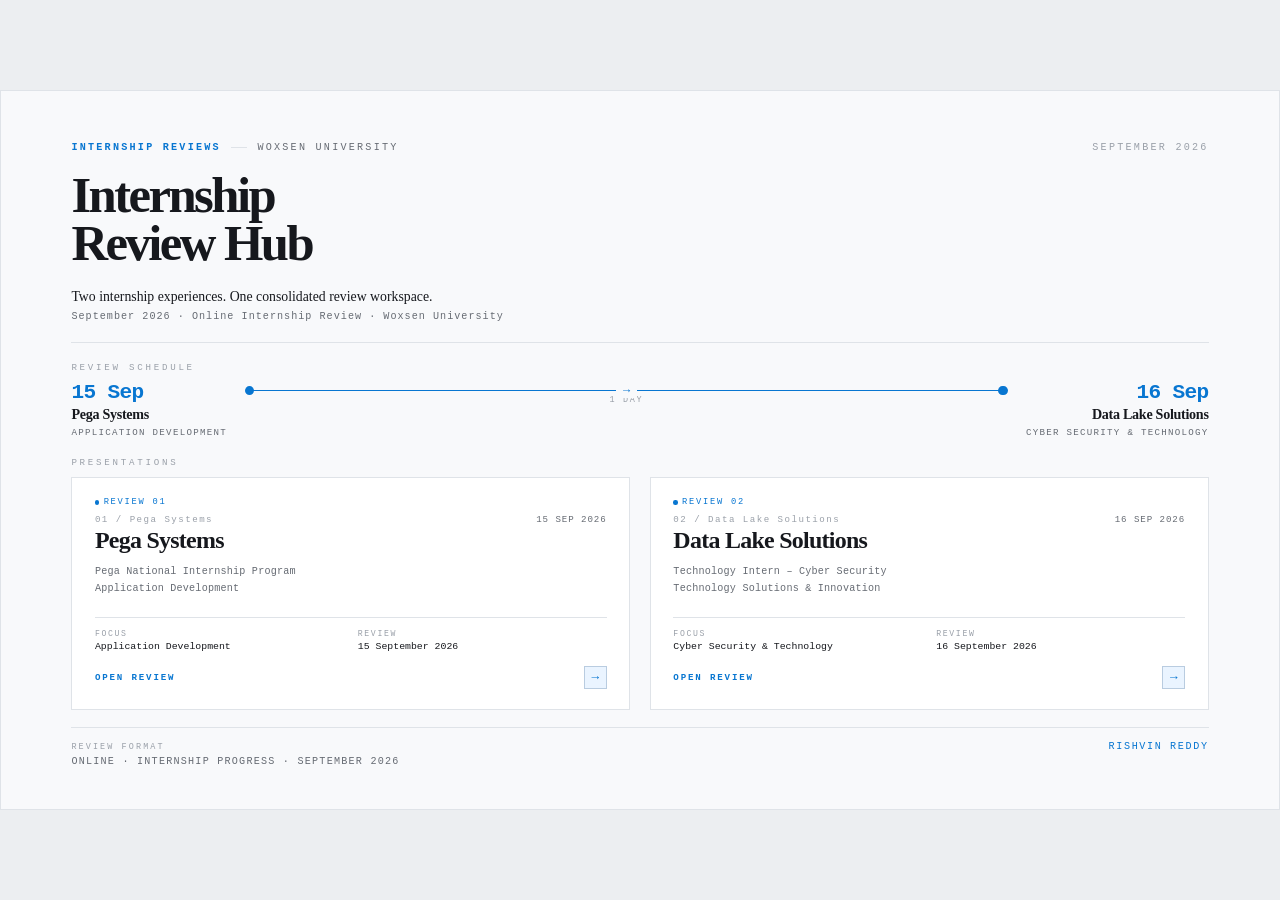
<file: index.html>
<!DOCTYPE html>
<html lang="en">
<head>
    <meta charset="UTF-8">
    <meta name="viewport" content="width=device-width, initial-scale=1.0">
    <title>Internship Review Hub · 2026</title>
    <meta name="description" content="Internship Review Hub — September 2026 · Woxsen University">
    <style>
        /* ============================================================
           RESET — no document scroll, ever
        ============================================================ */
        *, *::before, *::after {
            box-sizing: border-box;
            margin: 0;
            padding: 0;
        }

        html, body {
            width:    100%;
            height:   100%;
            overflow: hidden;   /* ← zero scroll on html/body */
            background: #eceef1; /* letterbox colour outside the frame */
        }

        body {
            display:         flex;
            align-items:     center;
            justify-content: center;
            font-family:     Georgia, "Times New Roman", serif;
            color:           #16181d;
        }

        /* ============================================================
           DESIGN TOKENS
        ============================================================ */
        :root {
            --bg:          #f8f9fb;
            --surface:     #ffffff;
            --muted:       #666b73;
            --muted-lt:    #9aa0a9;
            --border:      #dfe3e8;
            --border-blue: #b9cce0;
            --blue:        #0876d1;
            --blue-lt:     #eaf4ff;
            --blue-mid:    #dceeff;
            --mono:        "Courier New", Courier, monospace;
        }

        /* ============================================================
           PRESENTATION STAGE — fixed 16:9 frame
           Scales to fit the viewport while keeping the ratio.
           Centered, letterboxed, never scrolls.
        ============================================================ */
        .stage {
            /* Size = largest 16:9 rectangle that fits the viewport */
            width:  min(100vw, calc(100vh * 16 / 9));
            height: min(100vh, calc(100vw * 9 / 16));
            aspect-ratio: 16 / 9;

            position:   relative;
            flex-shrink: 0;
            overflow:   hidden;

            background: var(--bg);
            border:     1px solid var(--border);

            /*
             * All type inside the stage is scaled to the STAGE WIDTH
             * via font-size on .stage.
             * 1 rem = 1% of stage width conceptually.
             * At a 1280 px stage: 1.1vw ≈ 14px base → comfortable.
             */
            font-size: min(1.1vw, calc(100vh * 16/9 * 0.0109));
        }

        /* ============================================================
           INNER SAFE ZONE — flex column, fills the stage
        ============================================================ */
        .slide {
            position:        absolute;
            inset:           0;
            padding:         3.6em 5em 3em 5em;
            display:         flex;
            flex-direction:  column;
            gap:             0;
            overflow:        hidden;
        }

        /* ============================================================
           EYEBROW ROW
        ============================================================ */
        .eyebrow-row {
            display:         flex;
            align-items:     center;
            justify-content: space-between;
            margin-bottom:   1.4em;
            flex-shrink:     0;
        }

        .eyebrow {
            display:        flex;
            align-items:    center;
            gap:            1em;
            font-family:    var(--mono);
            font-size:      0.72em;
            letter-spacing: 0.22em;
            text-transform: uppercase;
            color:          var(--muted);
        }
        .ey-accent { color: var(--blue); font-weight: 700; }
        .ey-dash   { width: 1.6em; height: 1px; background: var(--border); flex-shrink: 0; }

        .eyebrow-year {
            font-family:    var(--mono);
            font-size:      0.72em;
            letter-spacing: 0.22em;
            text-transform: uppercase;
            color:          var(--muted-lt);
        }

        /* ============================================================
           HEADER
        ============================================================ */
        .header-block {
            flex-shrink: 0;
            margin-bottom: 1.4em;
        }

        .display-heading {
            font-size:      3.6em;
            line-height:    0.93;
            font-weight:    700;
            letter-spacing: -0.05em;
            margin-bottom:  0.4em;
        }
        .display-heading span { display: block; }

        .tagline {
            font-family:    Georgia, serif;
            font-size:      0.98em;
            line-height:    1.5;
            color:          #16181d;
            margin-bottom:  0.25em;
        }

        .sub-tagline {
            font-family:    var(--mono);
            font-size:      0.72em;
            letter-spacing: 0.1em;
            color:          var(--muted);
        }

        /* ============================================================
           HORIZONTAL RULE
        ============================================================ */
        .h-rule {
            width:        100%;
            height:       1px;
            background:   var(--border);
            flex-shrink:  0;
            margin-bottom: 1.4em;
        }

        /* ============================================================
           REVIEW SCHEDULE
        ============================================================ */
        .schedule-block {
            flex-shrink:   0;
            margin-bottom: 1.4em;
        }

        .section-label {
            font-family:    var(--mono);
            font-size:      0.65em;
            letter-spacing: 0.3em;
            text-transform: uppercase;
            color:          var(--muted-lt);
            margin-bottom:  0.9em;
        }

        /* flex timeline */
        .timeline {
            display:     flex;
            align-items: flex-start;
            width:       100%;
        }

        .t-node {
            display:        flex;
            flex-direction: column;
            gap:            0.3em;
            flex-shrink:    0;
        }
        .t-node.right { align-items: flex-end; text-align: right; }

        .t-date {
            font-family:    var(--mono);
            font-size:      1.5em;
            font-weight:    700;
            letter-spacing: -0.03em;
            color:          var(--blue);
            line-height:    1;
        }
        .t-org {
            font-size:      1em;
            font-weight:    700;
            letter-spacing: -0.02em;
            line-height:    1.1;
        }
        .t-focus {
            font-family:    var(--mono);
            font-size:      0.65em;
            letter-spacing: 0.14em;
            text-transform: uppercase;
            color:          var(--muted);
        }

        /* track */
        .t-track {
            flex:            1;
            display:         flex;
            flex-direction:  column;
            align-items:     center;
            padding:         0 1.6em;
            padding-top:     0.6em; /* align line to date baseline */
        }

        .t-line {
            width:      100%;
            height:     1px;
            background: var(--blue);
            position:   relative;
            display:    flex;
            align-items: center;
            justify-content: center;
        }
        /* endpoint dots */
        .t-line::before,
        .t-line::after {
            content:   "";
            position:  absolute;
            width:     0.7em;
            height:    0.7em;
            border-radius: 50%;
            background: var(--blue);
            top:       50%;
            transform: translateY(-50%);
        }
        .t-line::before { left:  -0.35em; }
        .t-line::after  { right: -0.35em; }

        .t-arrow {
            font-family: var(--mono);
            font-size:   0.85em;
            color:       var(--blue);
            background:  var(--bg);
            padding:     0 0.6em;
            position:    relative;
            z-index:     1;
        }

        .t-day {
            font-family:    var(--mono);
            font-size:      0.6em;
            letter-spacing: 0.2em;
            text-transform: uppercase;
            color:          var(--muted-lt);
            margin-top:     0.5em;
        }

        /* ============================================================
           CARDS SECTION — main content, takes remaining height
        ============================================================ */
        .cards-section {
            flex:            1;
            display:         flex;
            flex-direction:  column;
            min-height:      0; /* allow shrink inside flex parent */
        }

        .cards-label {
            font-family:    var(--mono);
            font-size:      0.65em;
            letter-spacing: 0.3em;
            text-transform: uppercase;
            color:          var(--muted-lt);
            margin-bottom:  0.9em;
            flex-shrink:    0;
        }

        .cards-grid {
            display:     grid;
            grid-template-columns: repeat(2, minmax(0, 1fr));
            gap:         1.4em;
            flex:        1;
            min-height:  0;
        }

        /* ---- individual card ---- */
        .card {
            display:         flex;
            flex-direction:  column;
            padding:         1.4em 1.6em;
            background:      var(--surface);
            border:          1px solid var(--border);
            text-decoration: none;
            color:           inherit;
            overflow:        hidden;
            transition:      transform 180ms ease,
                             border-color 180ms ease,
                             box-shadow 180ms ease;
        }
        .card:hover {
            transform:    translateY(-3px);
            border-color: var(--border-blue);
            box-shadow:   0 8px 28px rgba(16,32,56,0.08);
        }
        .card:focus-visible {
            outline:        3px solid rgba(8,118,209,0.25);
            outline-offset: 3px;
        }

        /* status */
        .card-status {
            display:        inline-flex;
            align-items:    center;
            gap:            0.5em;
            font-family:    var(--mono);
            font-size:      0.62em;
            letter-spacing: 0.2em;
            text-transform: uppercase;
            color:          var(--blue);
            margin-bottom:  0.8em;
            flex-shrink:    0;
        }
        .s-dot {
            width:         0.5em;
            height:        0.5em;
            border-radius: 50%;
            background:    var(--blue);
        }

        /* header row inside card */
        .card-hrow {
            display:         flex;
            justify-content: space-between;
            align-items:     flex-start;
            gap:             0.6em;
            margin-bottom:   0.2em;
        }
        .card-idx {
            font-family:    var(--mono);
            font-size:      0.65em;
            letter-spacing: 0.16em;
            color:          var(--muted-lt);
        }
        .card-badge {
            font-family:    var(--mono);
            font-size:      0.65em;
            letter-spacing: 0.1em;
            text-transform: uppercase;
            color:          var(--muted);
            flex-shrink:    0;
            white-space:    nowrap;
        }

        .card-title {
            font-size:      1.7em;
            font-weight:    700;
            letter-spacing: -0.03em;
            line-height:    1.04;
            margin-bottom:  0.45em;
        }

        .card-desc {
            font-family:    var(--mono);
            font-size:      0.72em;
            line-height:    1.65;
            letter-spacing: 0.02em;
            color:          var(--muted);
            flex:           1;
        }

        .card-rule {
            width:      100%;
            height:     1px;
            background: var(--border);
            margin:     0.9em 0 0.75em;
            flex-shrink: 0;
        }

        .card-meta {
            display:               grid;
            grid-template-columns: 1fr 1fr;
            gap:                   0.5em 1em;
            margin-bottom:         0.9em;
            flex-shrink:           0;
        }
        .m-label {
            font-family:    var(--mono);
            font-size:      0.58em;
            letter-spacing: 0.2em;
            text-transform: uppercase;
            color:          var(--muted-lt);
            margin-bottom:  0.2em;
        }
        .m-value {
            font-family:    var(--mono);
            font-size:      0.7em;
            line-height:    1.45;
            color:          #16181d;
        }

        /* CTA */
        .card-cta {
            display:         flex;
            align-items:     center;
            justify-content: space-between;
            gap:             0.8em;
            flex-shrink:     0;
        }
        .cta-label {
            font-family:    var(--mono);
            font-size:      0.65em;
            letter-spacing: 0.2em;
            text-transform: uppercase;
            color:          var(--blue);
            font-weight:    700;
        }
        .cta-arr {
            display:         inline-flex;
            align-items:     center;
            justify-content: center;
            width:           1.8em;
            height:          1.8em;
            border:          1px solid var(--border-blue);
            background:      var(--blue-lt);
            font-family:     var(--mono);
            font-size:       0.9em;
            color:           var(--blue);
            flex-shrink:     0;
            transition:      background 180ms ease, transform 180ms ease;
        }
        .card:hover .cta-arr {
            background:  var(--blue-mid);
            transform:   translateX(3px);
        }

        /* ============================================================
           BOTTOM STRIP
        ============================================================ */
        .bottom-strip {
            flex-shrink:   0;
            border-top:    1px solid var(--border);
            margin-top:    1.2em;
            padding-top:   0.9em;
            display:       flex;
            align-items:   baseline;
            justify-content: space-between;
            gap:           1em;
        }

        .bs-left {
            display:        flex;
            flex-direction: column;
            gap:            0.3em;
        }
        .bs-format-label {
            font-family:    var(--mono);
            font-size:      0.6em;
            letter-spacing: 0.25em;
            text-transform: uppercase;
            color:          var(--muted-lt);
        }
        .bs-format-value {
            font-family:    var(--mono);
            font-size:      0.72em;
            letter-spacing: 0.12em;
            text-transform: uppercase;
            color:          var(--muted);
        }
        .bs-right {
            font-family:    var(--mono);
            font-size:      0.72em;
            letter-spacing: 0.16em;
            text-transform: uppercase;
            color:          var(--blue);
        }

        /* ============================================================
           REDUCED MOTION
        ============================================================ */
        @media (prefers-reduced-motion: reduce) {
            *, *::before, *::after {
                transition: none !important;
                animation:  none !important;
            }
        }
    </style>
</head>
<body>

<!--
    .stage  = the 16:9 frame, never scrolls, centered in viewport
    .slide  = inner safe-zone, flex column, distributes all sections
-->
<div class="stage" role="main">
<div class="slide">

    <!-- ── EYEBROW ROW ───────────────────────────────────────────── -->
    <div class="eyebrow-row">
        <div class="eyebrow">
            <span class="ey-accent">Internship Reviews</span>
            <span class="ey-dash"></span>
            <span>Woxsen University</span>
        </div>
        <div class="eyebrow-year">September 2026</div>
    </div>

    <!-- ── DISPLAY HEADING ───────────────────────────────────────── -->
    <div class="header-block">
        <h1 class="display-heading" aria-label="Internship Review Hub">
            <span>Internship</span>
            <span>Review Hub</span>
        </h1>
        <p class="tagline">Two internship experiences. One consolidated review workspace.</p>
        <p class="sub-tagline">September 2026 &middot; Online Internship Review &middot; Woxsen University</p>
    </div>

    <!-- ── RULE ──────────────────────────────────────────────────── -->
    <div class="h-rule" role="separator"></div>

    <!-- ── REVIEW SCHEDULE ───────────────────────────────────────── -->
    <div class="schedule-block">
        <p class="section-label">Review Schedule</p>

        <div class="timeline" aria-label="Review schedule timeline">

            <div class="t-node left">
                <div class="t-date">15 Sep</div>
                <div class="t-org">Pega Systems</div>
                <div class="t-focus">Application Development</div>
            </div>

            <div class="t-track" aria-hidden="true">
                <div class="t-line">
                    <span class="t-arrow">&#8594;</span>
                </div>
                <div class="t-day">1 day</div>
            </div>

            <div class="t-node right">
                <div class="t-date">16 Sep</div>
                <div class="t-org">Data Lake Solutions</div>
                <div class="t-focus">Cyber Security &amp; Technology</div>
            </div>

        </div>
    </div>

    <!-- ── CARDS ─────────────────────────────────────────────────── -->
    <section class="cards-section" aria-label="Presentations">
        <p class="cards-label">Presentations</p>

        <div class="cards-grid">

            <!-- CARD 01 — PEGA SYSTEMS -->
            <a
                class="card"
                href="./pega/index.html"
                aria-label="Open Pega Systems internship review"
            >
                <div class="card-status">
                    <div class="s-dot" aria-hidden="true"></div>
                    Review 01
                </div>

                <div class="card-hrow">
                    <span class="card-idx">01 / Pega Systems</span>
                    <span class="card-badge">15 Sep 2026</span>
                </div>

                <h2 class="card-title">Pega Systems</h2>

                <p class="card-desc">
                    Pega National Internship Program<br>
                    Application Development
                </p>

                <div class="card-rule" role="separator"></div>

                <div class="card-meta">
                    <div>
                        <div class="m-label">Focus</div>
                        <div class="m-value">Application Development</div>
                    </div>
                    <div>
                        <div class="m-label">Review</div>
                        <div class="m-value">15 September 2026</div>
                    </div>
                </div>

                <div class="card-cta">
                    <span class="cta-label">Open Review</span>
                    <span class="cta-arr" aria-hidden="true">&#8594;</span>
                </div>
            </a>

            <!-- CARD 02 — DATA LAKE SOLUTIONS -->
            <a
                class="card"
                href="./datalake/index.html"
                aria-label="Open Data Lake Solutions internship review"
            >
                <div class="card-status">
                    <div class="s-dot" aria-hidden="true"></div>
                    Review 02
                </div>

                <div class="card-hrow">
                    <span class="card-idx">02 / Data Lake Solutions</span>
                    <span class="card-badge">16 Sep 2026</span>
                </div>

                <h2 class="card-title">Data Lake Solutions</h2>

                <p class="card-desc">
                    Technology Intern &ndash; Cyber Security<br>
                    Technology Solutions &amp; Innovation
                </p>

                <div class="card-rule" role="separator"></div>

                <div class="card-meta">
                    <div>
                        <div class="m-label">Focus</div>
                        <div class="m-value">Cyber Security &amp; Technology</div>
                    </div>
                    <div>
                        <div class="m-label">Review</div>
                        <div class="m-value">16 September 2026</div>
                    </div>
                </div>

                <div class="card-cta">
                    <span class="cta-label">Open Review</span>
                    <span class="cta-arr" aria-hidden="true">&#8594;</span>
                </div>
            </a>

        </div>
    </section>

    <!-- ── BOTTOM STRIP ──────────────────────────────────────────── -->
    <div class="bottom-strip">
        <div class="bs-left">
            <div class="bs-format-label">Review Format</div>
            <div class="bs-format-value">Online &middot; Internship Progress &middot; September 2026</div>
        </div>
        <div class="bs-right">Rishvin Reddy</div>
    </div>

</div><!-- /slide -->
</div><!-- /stage -->

</body>
</html>
</file>
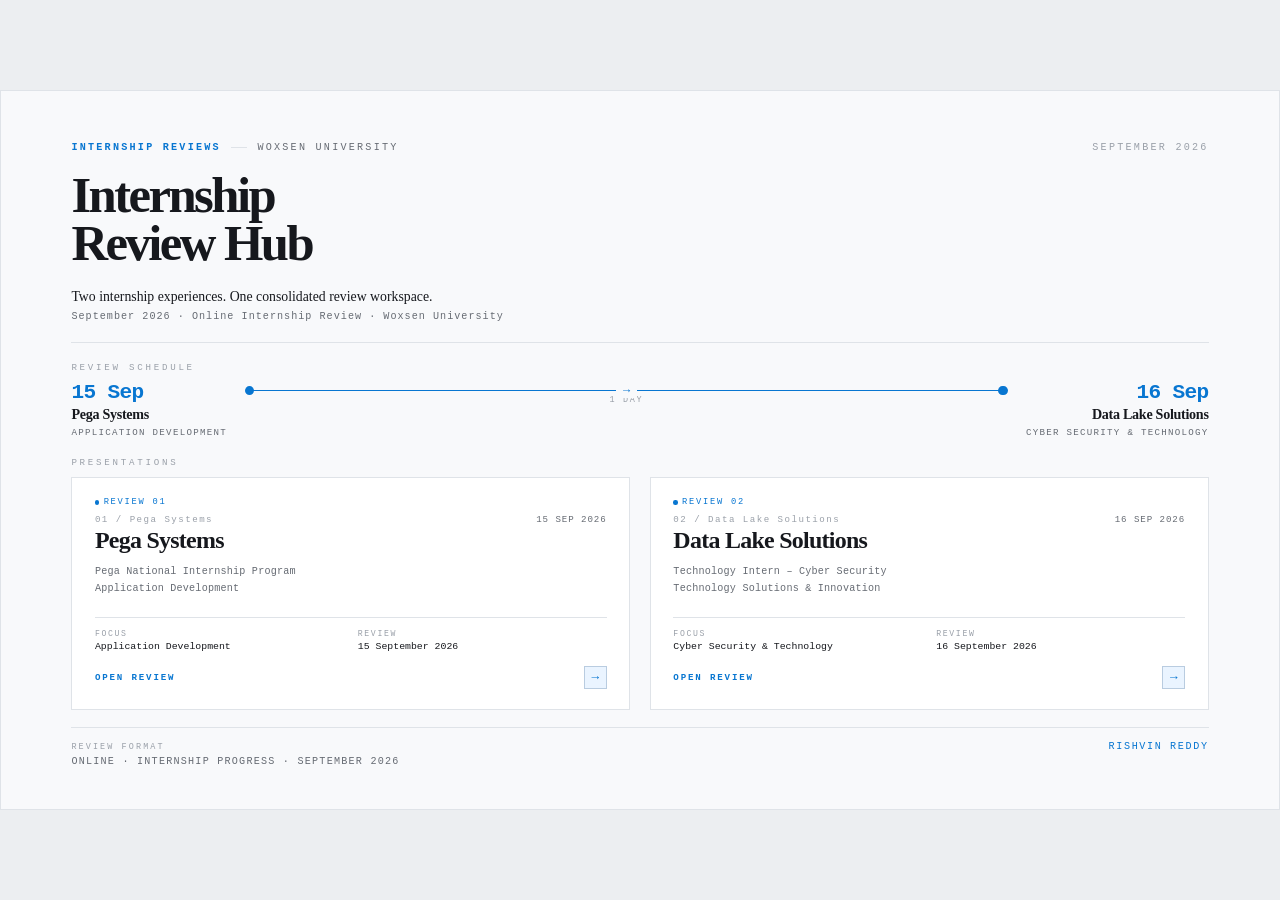
<file: Index.html>
<!DOCTYPE html>
<html lang="en">
<head>
    <meta charset="UTF-8">
    <meta name="viewport" content="width=device-width, initial-scale=1.0">
    <title>Internship Review Hub · 2026</title>
    <meta name="description" content="Internship Review Hub — September 2026 · Woxsen University">
    <style>
        /* ============================================================
           RESET — no document scroll, ever
        ============================================================ */
        *, *::before, *::after {
            box-sizing: border-box;
            margin: 0;
            padding: 0;
        }

        html, body {
            width:    100%;
            height:   100%;
            overflow: hidden;   /* ← zero scroll on html/body */
            background: #eceef1; /* letterbox colour outside the frame */
        }

        body {
            display:         flex;
            align-items:     center;
            justify-content: center;
            font-family:     Georgia, "Times New Roman", serif;
            color:           #16181d;
        }

        /* ============================================================
           DESIGN TOKENS
        ============================================================ */
        :root {
            --bg:          #f8f9fb;
            --surface:     #ffffff;
            --muted:       #666b73;
            --muted-lt:    #9aa0a9;
            --border:      #dfe3e8;
            --border-blue: #b9cce0;
            --blue:        #0876d1;
            --blue-lt:     #eaf4ff;
            --blue-mid:    #dceeff;
            --mono:        "Courier New", Courier, monospace;
        }

        /* ============================================================
           PRESENTATION STAGE — fixed 16:9 frame
           Scales to fit the viewport while keeping the ratio.
           Centered, letterboxed, never scrolls.
        ============================================================ */
        .stage {
            /* Size = largest 16:9 rectangle that fits the viewport */
            width:  min(100vw, calc(100vh * 16 / 9));
            height: min(100vh, calc(100vw * 9 / 16));
            aspect-ratio: 16 / 9;

            position:   relative;
            flex-shrink: 0;
            overflow:   hidden;

            background: var(--bg);
            border:     1px solid var(--border);

            /*
             * All type inside the stage is scaled to the STAGE WIDTH
             * via font-size on .stage.
             * 1 rem = 1% of stage width conceptually.
             * At a 1280 px stage: 1.1vw ≈ 14px base → comfortable.
             */
            font-size: min(1.1vw, calc(100vh * 16/9 * 0.0109));
        }

        /* ============================================================
           INNER SAFE ZONE — flex column, fills the stage
        ============================================================ */
        .slide {
            position:        absolute;
            inset:           0;
            padding:         3.6em 5em 3em 5em;
            display:         flex;
            flex-direction:  column;
            gap:             0;
            overflow:        hidden;
        }

        /* ============================================================
           EYEBROW ROW
        ============================================================ */
        .eyebrow-row {
            display:         flex;
            align-items:     center;
            justify-content: space-between;
            margin-bottom:   1.4em;
            flex-shrink:     0;
        }

        .eyebrow {
            display:        flex;
            align-items:    center;
            gap:            1em;
            font-family:    var(--mono);
            font-size:      0.72em;
            letter-spacing: 0.22em;
            text-transform: uppercase;
            color:          var(--muted);
        }
        .ey-accent { color: var(--blue); font-weight: 700; }
        .ey-dash   { width: 1.6em; height: 1px; background: var(--border); flex-shrink: 0; }

        .eyebrow-year {
            font-family:    var(--mono);
            font-size:      0.72em;
            letter-spacing: 0.22em;
            text-transform: uppercase;
            color:          var(--muted-lt);
        }

        /* ============================================================
           HEADER
        ============================================================ */
        .header-block {
            flex-shrink: 0;
            margin-bottom: 1.4em;
        }

        .display-heading {
            font-size:      3.6em;
            line-height:    0.93;
            font-weight:    700;
            letter-spacing: -0.05em;
            margin-bottom:  0.4em;
        }
        .display-heading span { display: block; }

        .tagline {
            font-family:    Georgia, serif;
            font-size:      0.98em;
            line-height:    1.5;
            color:          #16181d;
            margin-bottom:  0.25em;
        }

        .sub-tagline {
            font-family:    var(--mono);
            font-size:      0.72em;
            letter-spacing: 0.1em;
            color:          var(--muted);
        }

        /* ============================================================
           HORIZONTAL RULE
        ============================================================ */
        .h-rule {
            width:        100%;
            height:       1px;
            background:   var(--border);
            flex-shrink:  0;
            margin-bottom: 1.4em;
        }

        /* ============================================================
           REVIEW SCHEDULE
        ============================================================ */
        .schedule-block {
            flex-shrink:   0;
            margin-bottom: 1.4em;
        }

        .section-label {
            font-family:    var(--mono);
            font-size:      0.65em;
            letter-spacing: 0.3em;
            text-transform: uppercase;
            color:          var(--muted-lt);
            margin-bottom:  0.9em;
        }

        /* flex timeline */
        .timeline {
            display:     flex;
            align-items: flex-start;
            width:       100%;
        }

        .t-node {
            display:        flex;
            flex-direction: column;
            gap:            0.3em;
            flex-shrink:    0;
        }
        .t-node.right { align-items: flex-end; text-align: right; }

        .t-date {
            font-family:    var(--mono);
            font-size:      1.5em;
            font-weight:    700;
            letter-spacing: -0.03em;
            color:          var(--blue);
            line-height:    1;
        }
        .t-org {
            font-size:      1em;
            font-weight:    700;
            letter-spacing: -0.02em;
            line-height:    1.1;
        }
        .t-focus {
            font-family:    var(--mono);
            font-size:      0.65em;
            letter-spacing: 0.14em;
            text-transform: uppercase;
            color:          var(--muted);
        }

        /* track */
        .t-track {
            flex:            1;
            display:         flex;
            flex-direction:  column;
            align-items:     center;
            padding:         0 1.6em;
            padding-top:     0.6em; /* align line to date baseline */
        }

        .t-line {
            width:      100%;
            height:     1px;
            background: var(--blue);
            position:   relative;
            display:    flex;
            align-items: center;
            justify-content: center;
        }
        /* endpoint dots */
        .t-line::before,
        .t-line::after {
            content:   "";
            position:  absolute;
            width:     0.7em;
            height:    0.7em;
            border-radius: 50%;
            background: var(--blue);
            top:       50%;
            transform: translateY(-50%);
        }
        .t-line::before { left:  -0.35em; }
        .t-line::after  { right: -0.35em; }

        .t-arrow {
            font-family: var(--mono);
            font-size:   0.85em;
            color:       var(--blue);
            background:  var(--bg);
            padding:     0 0.6em;
            position:    relative;
            z-index:     1;
        }

        .t-day {
            font-family:    var(--mono);
            font-size:      0.6em;
            letter-spacing: 0.2em;
            text-transform: uppercase;
            color:          var(--muted-lt);
            margin-top:     0.5em;
        }

        /* ============================================================
           CARDS SECTION — main content, takes remaining height
        ============================================================ */
        .cards-section {
            flex:            1;
            display:         flex;
            flex-direction:  column;
            min-height:      0; /* allow shrink inside flex parent */
        }

        .cards-label {
            font-family:    var(--mono);
            font-size:      0.65em;
            letter-spacing: 0.3em;
            text-transform: uppercase;
            color:          var(--muted-lt);
            margin-bottom:  0.9em;
            flex-shrink:    0;
        }

        .cards-grid {
            display:     grid;
            grid-template-columns: repeat(2, minmax(0, 1fr));
            gap:         1.4em;
            flex:        1;
            min-height:  0;
        }

        /* ---- individual card ---- */
        .card {
            display:         flex;
            flex-direction:  column;
            padding:         1.4em 1.6em;
            background:      var(--surface);
            border:          1px solid var(--border);
            text-decoration: none;
            color:           inherit;
            overflow:        hidden;
            transition:      transform 180ms ease,
                             border-color 180ms ease,
                             box-shadow 180ms ease;
        }
        .card:hover {
            transform:    translateY(-3px);
            border-color: var(--border-blue);
            box-shadow:   0 8px 28px rgba(16,32,56,0.08);
        }
        .card:focus-visible {
            outline:        3px solid rgba(8,118,209,0.25);
            outline-offset: 3px;
        }

        /* status */
        .card-status {
            display:        inline-flex;
            align-items:    center;
            gap:            0.5em;
            font-family:    var(--mono);
            font-size:      0.62em;
            letter-spacing: 0.2em;
            text-transform: uppercase;
            color:          var(--blue);
            margin-bottom:  0.8em;
            flex-shrink:    0;
        }
        .s-dot {
            width:         0.5em;
            height:        0.5em;
            border-radius: 50%;
            background:    var(--blue);
        }

        /* header row inside card */
        .card-hrow {
            display:         flex;
            justify-content: space-between;
            align-items:     flex-start;
            gap:             0.6em;
            margin-bottom:   0.2em;
        }
        .card-idx {
            font-family:    var(--mono);
            font-size:      0.65em;
            letter-spacing: 0.16em;
            color:          var(--muted-lt);
        }
        .card-badge {
            font-family:    var(--mono);
            font-size:      0.65em;
            letter-spacing: 0.1em;
            text-transform: uppercase;
            color:          var(--muted);
            flex-shrink:    0;
            white-space:    nowrap;
        }

        .card-title {
            font-size:      1.7em;
            font-weight:    700;
            letter-spacing: -0.03em;
            line-height:    1.04;
            margin-bottom:  0.45em;
        }

        .card-desc {
            font-family:    var(--mono);
            font-size:      0.72em;
            line-height:    1.65;
            letter-spacing: 0.02em;
            color:          var(--muted);
            flex:           1;
        }

        .card-rule {
            width:      100%;
            height:     1px;
            background: var(--border);
            margin:     0.9em 0 0.75em;
            flex-shrink: 0;
        }

        .card-meta {
            display:               grid;
            grid-template-columns: 1fr 1fr;
            gap:                   0.5em 1em;
            margin-bottom:         0.9em;
            flex-shrink:           0;
        }
        .m-label {
            font-family:    var(--mono);
            font-size:      0.58em;
            letter-spacing: 0.2em;
            text-transform: uppercase;
            color:          var(--muted-lt);
            margin-bottom:  0.2em;
        }
        .m-value {
            font-family:    var(--mono);
            font-size:      0.7em;
            line-height:    1.45;
            color:          #16181d;
        }

        /* CTA */
        .card-cta {
            display:         flex;
            align-items:     center;
            justify-content: space-between;
            gap:             0.8em;
            flex-shrink:     0;
        }
        .cta-label {
            font-family:    var(--mono);
            font-size:      0.65em;
            letter-spacing: 0.2em;
            text-transform: uppercase;
            color:          var(--blue);
            font-weight:    700;
        }
        .cta-arr {
            display:         inline-flex;
            align-items:     center;
            justify-content: center;
            width:           1.8em;
            height:          1.8em;
            border:          1px solid var(--border-blue);
            background:      var(--blue-lt);
            font-family:     var(--mono);
            font-size:       0.9em;
            color:           var(--blue);
            flex-shrink:     0;
            transition:      background 180ms ease, transform 180ms ease;
        }
        .card:hover .cta-arr {
            background:  var(--blue-mid);
            transform:   translateX(3px);
        }

        /* ============================================================
           BOTTOM STRIP
        ============================================================ */
        .bottom-strip {
            flex-shrink:   0;
            border-top:    1px solid var(--border);
            margin-top:    1.2em;
            padding-top:   0.9em;
            display:       flex;
            align-items:   baseline;
            justify-content: space-between;
            gap:           1em;
        }

        .bs-left {
            display:        flex;
            flex-direction: column;
            gap:            0.3em;
        }
        .bs-format-label {
            font-family:    var(--mono);
            font-size:      0.6em;
            letter-spacing: 0.25em;
            text-transform: uppercase;
            color:          var(--muted-lt);
        }
        .bs-format-value {
            font-family:    var(--mono);
            font-size:      0.72em;
            letter-spacing: 0.12em;
            text-transform: uppercase;
            color:          var(--muted);
        }
        .bs-right {
            font-family:    var(--mono);
            font-size:      0.72em;
            letter-spacing: 0.16em;
            text-transform: uppercase;
            color:          var(--blue);
        }

        /* ============================================================
           REDUCED MOTION
        ============================================================ */
        @media (prefers-reduced-motion: reduce) {
            *, *::before, *::after {
                transition: none !important;
                animation:  none !important;
            }
        }
    </style>
</head>
<body>

<!--
    .stage  = the 16:9 frame, never scrolls, centered in viewport
    .slide  = inner safe-zone, flex column, distributes all sections
-->
<div class="stage" role="main">
<div class="slide">

    <!-- ── EYEBROW ROW ───────────────────────────────────────────── -->
    <div class="eyebrow-row">
        <div class="eyebrow">
            <span class="ey-accent">Internship Reviews</span>
            <span class="ey-dash"></span>
            <span>Woxsen University</span>
        </div>
        <div class="eyebrow-year">September 2026</div>
    </div>

    <!-- ── DISPLAY HEADING ───────────────────────────────────────── -->
    <div class="header-block">
        <h1 class="display-heading" aria-label="Internship Review Hub">
            <span>Internship</span>
            <span>Review Hub</span>
        </h1>
        <p class="tagline">Two internship experiences. One consolidated review workspace.</p>
        <p class="sub-tagline">September 2026 &middot; Online Internship Review &middot; Woxsen University</p>
    </div>

    <!-- ── RULE ──────────────────────────────────────────────────── -->
    <div class="h-rule" role="separator"></div>

    <!-- ── REVIEW SCHEDULE ───────────────────────────────────────── -->
    <div class="schedule-block">
        <p class="section-label">Review Schedule</p>

        <div class="timeline" aria-label="Review schedule timeline">

            <div class="t-node left">
                <div class="t-date">15 Sep</div>
                <div class="t-org">Pega Systems</div>
                <div class="t-focus">Application Development</div>
            </div>

            <div class="t-track" aria-hidden="true">
                <div class="t-line">
                    <span class="t-arrow">&#8594;</span>
                </div>
                <div class="t-day">1 day</div>
            </div>

            <div class="t-node right">
                <div class="t-date">16 Sep</div>
                <div class="t-org">Data Lake Solutions</div>
                <div class="t-focus">Cyber Security &amp; Technology</div>
            </div>

        </div>
    </div>

    <!-- ── CARDS ─────────────────────────────────────────────────── -->
    <section class="cards-section" aria-label="Presentations">
        <p class="cards-label">Presentations</p>

        <div class="cards-grid">

            <!-- CARD 01 — PEGA SYSTEMS -->
            <a
                class="card"
                href="./pega%20systems%20internship%20-%2015th%20sep/index.html"
                aria-label="Open Pega Systems internship review"
            >
                <div class="card-status">
                    <div class="s-dot" aria-hidden="true"></div>
                    Review 01
                </div>

                <div class="card-hrow">
                    <span class="card-idx">01 / Pega Systems</span>
                    <span class="card-badge">15 Sep 2026</span>
                </div>

                <h2 class="card-title">Pega Systems</h2>

                <p class="card-desc">
                    Pega National Internship Program<br>
                    Application Development
                </p>

                <div class="card-rule" role="separator"></div>

                <div class="card-meta">
                    <div>
                        <div class="m-label">Focus</div>
                        <div class="m-value">Application Development</div>
                    </div>
                    <div>
                        <div class="m-label">Review</div>
                        <div class="m-value">15 September 2026</div>
                    </div>
                </div>

                <div class="card-cta">
                    <span class="cta-label">Open Review</span>
                    <span class="cta-arr" aria-hidden="true">&#8594;</span>
                </div>
            </a>

            <!-- CARD 02 — DATA LAKE SOLUTIONS -->
            <a
                class="card"
                href="./datalake%20tecl%20sol%20interns%20-%2016th%20sep/index.html"
                aria-label="Open Data Lake Solutions internship review"
            >
                <div class="card-status">
                    <div class="s-dot" aria-hidden="true"></div>
                    Review 02
                </div>

                <div class="card-hrow">
                    <span class="card-idx">02 / Data Lake Solutions</span>
                    <span class="card-badge">16 Sep 2026</span>
                </div>

                <h2 class="card-title">Data Lake Solutions</h2>

                <p class="card-desc">
                    Technology Intern &ndash; Cyber Security<br>
                    Technology Solutions &amp; Innovation
                </p>

                <div class="card-rule" role="separator"></div>

                <div class="card-meta">
                    <div>
                        <div class="m-label">Focus</div>
                        <div class="m-value">Cyber Security &amp; Technology</div>
                    </div>
                    <div>
                        <div class="m-label">Review</div>
                        <div class="m-value">16 September 2026</div>
                    </div>
                </div>

                <div class="card-cta">
                    <span class="cta-label">Open Review</span>
                    <span class="cta-arr" aria-hidden="true">&#8594;</span>
                </div>
            </a>

        </div>
    </section>

    <!-- ── BOTTOM STRIP ──────────────────────────────────────────── -->
    <div class="bottom-strip">
        <div class="bs-left">
            <div class="bs-format-label">Review Format</div>
            <div class="bs-format-value">Online &middot; Internship Progress &middot; September 2026</div>
        </div>
        <div class="bs-right">Rishvin Reddy</div>
    </div>

</div><!-- /slide -->
</div><!-- /stage -->

</body>
</html>
</file>
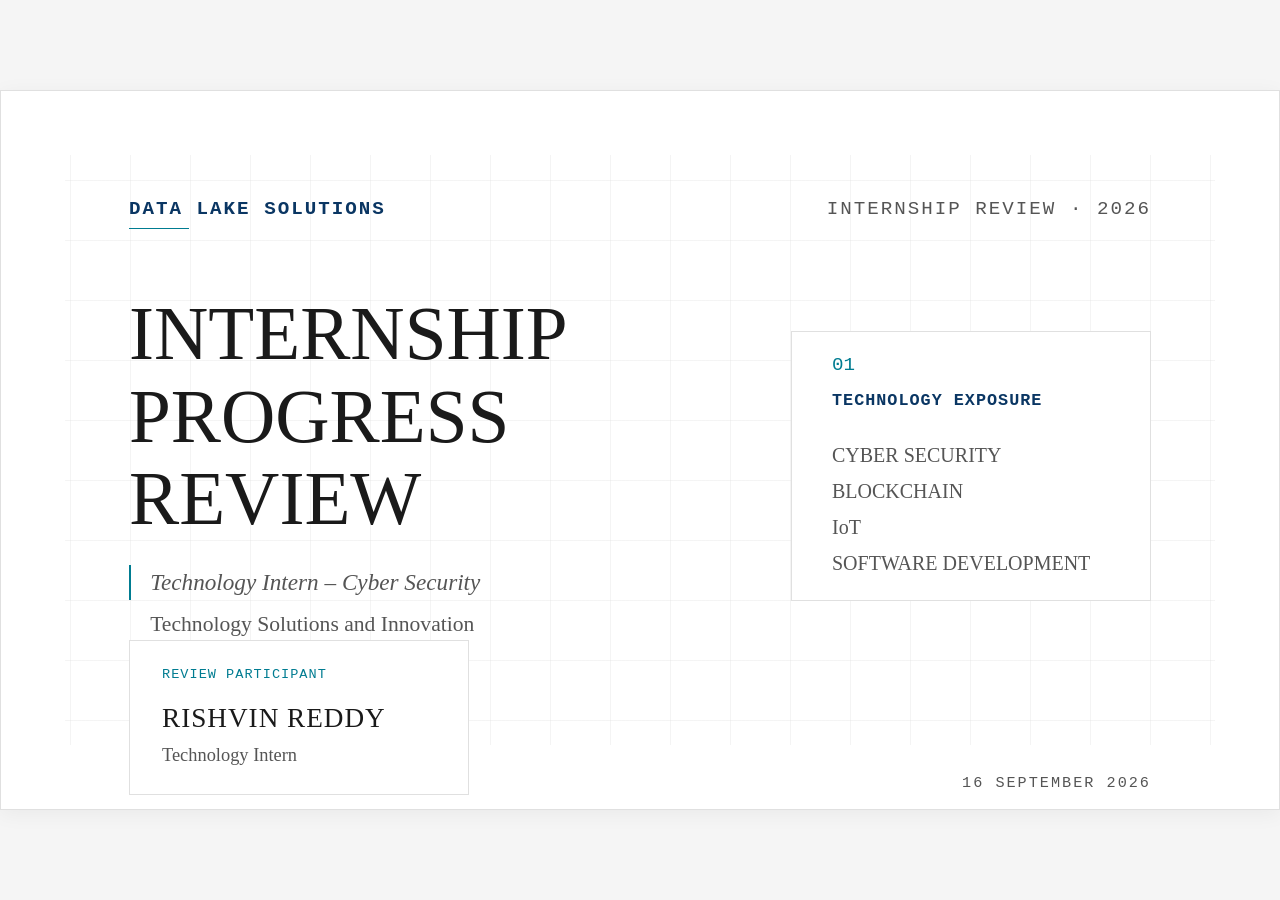
<file: datalake tecl sol interns - 16th sep/index.html>
<!DOCTYPE html>
<html lang="en">
<head>
    <meta charset="UTF-8">
    <meta name="viewport" content="width=device-width, initial-scale=1.0">
    <title>Data Lake Solutions Internship Review - 16th Sep</title>
    <link rel="stylesheet" href="style.css">
</head>
<body>
    <div class="presentation-wrapper" id="presentation-wrapper">
        <div class="deck" id="deck">

            <!-- Slide 01: Cover -->
            <section class="slide active" id="slide-1">
                <div class="slide-content cover">
                    <header class="cover-header">
                        <div class="brand">
                            <span class="company">DATA LAKE SOLUTIONS</span>
                            <span class="line"></span>
                        </div>
                        <div class="program-info">
                            <span>INTERNSHIP REVIEW &middot; 2026</span>
                        </div>
                    </header>

                    <div class="cover-middle-row">
                        <div class="cover-main">
                            <h1 class="main-title">INTERNSHIP<br>PROGRESS REVIEW</h1>
                            <p class="tech-subtitle">Technology Intern &ndash; Cyber Security</p>
                            <p class="tech-department">Technology Solutions and Innovation</p>
                        </div>

                        <div class="cover-side-panel">
                            <span class="side-panel-num">01</span>
                            <h3 class="side-panel-title">TECHNOLOGY EXPOSURE</h3>
                            <ul class="side-panel-list">
                                <li>CYBER SECURITY</li>
                                <li>BLOCKCHAIN</li>
                                <li>IoT</li>
                                <li>SOFTWARE DEVELOPMENT</li>
                            </ul>
                        </div>
                    </div>

                    <div class="cover-bottom-row">
                        <div class="cover-candidate-box">
                            <span class="candidate-label">REVIEW PARTICIPANT</span>
                            <h2 class="candidate-name">RISHVIN REDDY</h2>
                            <p class="candidate-role">Technology Intern</p>
                        </div>
                        <div class="cover-date">
                            <span>16 SEPTEMBER 2026</span>
                        </div>
                    </div>

                    <footer class="cover-footer">
                        <div class="tech-labels">
                            <span>SECURITY</span> &middot;
                            <span>BLOCKCHAIN</span> &middot;
                            <span>IoT</span> &middot;
                            <span>SOFTWARE DEVELOPMENT</span>
                        </div>
                    </footer>
                </div>
            </section>

            <!-- Slide 02: Internship at a Glance -->
            <section class="slide" id="slide-2">
                <div class="slide-content slide-internal s2-layout">
                    <header class="slide-header">
                        <span class="slide-number">02 / 16</span>
                        <span class="slide-category">INTERNSHIP</span>
                    </header>

                    <h1 class="internal-title">INTERNSHIP AT A GLANCE</h1>
                    <p class="internal-subtitle">A technology-focused internship combining cybersecurity with exposure to emerging technologies and software development.</p>

                    <div class="s2-grid">
                        <div class="s2-card">
                            <span class="s2-label">01 &mdash; ORGANIZATION</span>
                            <span class="s2-value">Data Lake Solutions</span>
                        </div>
                        <div class="s2-card">
                            <span class="s2-label">02 &mdash; ROLE</span>
                            <span class="s2-value">Technology Intern<br>&ndash; Cyber Security</span>
                        </div>
                        <div class="s2-card">
                            <span class="s2-label">03 &mdash; FUNCTION</span>
                            <span class="s2-value">Technology Solutions<br>&amp; Innovation</span>
                        </div>
                        <div class="s2-card">
                            <span class="s2-label">04 &mdash; MODE</span>
                            <span class="s2-value">Remote</span>
                        </div>
                        <div class="s2-card">
                            <span class="s2-label">05 &mdash; START DATE</span>
                            <span class="s2-value">19 AUGUST 2026</span>
                        </div>
                        <div class="s2-card">
                            <span class="s2-label">06 &mdash; REVIEW</span>
                            <span class="s2-value">16 SEPTEMBER 2026</span>
                        </div>
                    </div>

                    <div class="s2-footer">
                        <span class="s2-footer-label">TECHNOLOGY EXPOSURE</span>
                        <span class="s2-footer-items">CYBER SECURITY &middot; BLOCKCHAIN &middot; IoT &middot; SOFTWARE DEVELOPMENT</span>
                    </div>
                </div>
            </section>

            <!-- Slide 03: Organization & Role -->
            <section class="slide" id="slide-3">
                <div class="slide-content slide-internal s3-layout">
                    <header class="slide-header">
                        <span class="slide-number">03 / 16</span>
                        <span class="slide-category">ORGANIZATION</span>
                    </header>

                    <h1 class="internal-title">ORGANIZATION &amp; ROLE</h1>
                    <p class="internal-subtitle">Understanding where the internship sits within the technology and innovation function.</p>

                    <div class="s3-org-row">
                        <div class="s3-org-block" id="s3-org-left">
                            <span class="s3-org-label">ORGANIZATION</span>
                            <h2 class="s3-org-name">DATA LAKE<br>SOLUTIONS</h2>
                            <p class="s3-org-desc">Technology-focused organization</p>
                        </div>
                        <div class="s3-org-block" id="s3-org-right">
                            <span class="s3-org-label">FUNCTION</span>
                            <h2 class="s3-org-name">TECHNOLOGY<br>SOLUTIONS &amp;<br>INNOVATION</h2>
                            <p class="s3-org-desc">The functional context for technology development, research and innovation.</p>
                        </div>
                    </div>

                    <div class="s3-role-section" id="s3-role">
                        <span class="s3-role-eyebrow">ROLE</span>
                        <h2 class="s3-role-title">TECHNOLOGY INTERN &ndash; CYBER SECURITY</h2>
                    </div>

                    <div class="s3-cap-row">
                        <div class="s3-cap-block" id="s3-cap-1">
                            <span class="s3-cap-label">CYBER<br>SECURITY</span>
                        </div>
                        <div class="s3-cap-block" id="s3-cap-2">
                            <span class="s3-cap-label">SECURITY<br>RESEARCH</span>
                        </div>
                        <div class="s3-cap-block" id="s3-cap-3">
                            <span class="s3-cap-label">TECHNOLOGY<br>EXPOSURE</span>
                        </div>
                        <div class="s3-cap-block" id="s3-cap-4">
                            <span class="s3-cap-label">SOFTWARE<br>DEVELOPMENT</span>
                        </div>
                    </div>

                    <div class="s3-footer" id="s3-footer">
                        <span class="s3-footer-meta">REMOTE &middot; INDIA</span>
                        <span class="s3-footer-date">19 AUGUST 2026 &rarr;</span>
                    </div>
                </div>
            </section>

            <!-- Slide 04: Internship Scope -->
            <section class="slide" id="slide-4">
                <div class="slide-content slide-internal s4-layout">
                    <header class="slide-header">
                        <span class="slide-number">04 / 16</span>
                        <span class="slide-category">INTERNSHIP SCOPE</span>
                    </header>

                    <h1 class="internal-title">INTERNSHIP SCOPE</h1>
                    <p class="internal-subtitle">A multidisciplinary technology role spanning security, research, engineering and innovation.</p>

                    <div class="s4-map">

                        <!-- Row 1 -->
                        <div class="s4-domain" id="s4-d1">
                            <span class="s4-domain-num">01</span>
                            <h3 class="s4-domain-heading">CYBERSECURITY</h3>
                            <ul class="s4-domain-list">
                                <li>Security assessments</li>
                                <li>Vulnerability analysis</li>
                                <li>Risk identification &amp; mitigation</li>
                            </ul>
                        </div>

                        <div class="s4-connector-v">
                            <div class="s4-connector-line-v" id="s4-line-top"></div>
                        </div>

                        <div class="s4-domain" id="s4-d2">
                            <span class="s4-domain-num">02</span>
                            <h3 class="s4-domain-heading">SECURITY RESEARCH</h3>
                            <ul class="s4-domain-list">
                                <li>Threat intelligence</li>
                                <li>Cybersecurity frameworks</li>
                                <li>Standards &amp; controls</li>
                                <li>Incident analysis</li>
                            </ul>
                        </div>

                        <!-- Row 2 (hub row) -->
                        <div class="s4-connector-h">
                            <div class="s4-connector-line-h" id="s4-line-left"></div>
                        </div>

                        <div class="s4-hub" id="s4-hub">
                            <span class="s4-hub-eyebrow">ROLE</span>
                            <span class="s4-hub-title">TECHNOLOGY INTERN<br>&ndash; CYBER SECURITY</span>
                        </div>

                        <div class="s4-connector-h">
                            <div class="s4-connector-line-h" id="s4-line-right"></div>
                        </div>

                        <!-- Row 3 -->
                        <div class="s4-domain" id="s4-d3">
                            <span class="s4-domain-num">03</span>
                            <h3 class="s4-domain-heading">TECHNOLOGY &amp; TOOLS</h3>
                            <ul class="s4-domain-list">
                                <li>Security-tool evaluation</li>
                                <li>Technology evaluation</li>
                                <li>Emerging technology exposure</li>
                            </ul>
                            <p class="s4-domain-sub">Blockchain &middot; IoT &middot; Software platforms</p>
                        </div>

                        <div class="s4-connector-v">
                            <div class="s4-connector-line-v" id="s4-line-bot"></div>
                        </div>

                        <div class="s4-domain" id="s4-d4">
                            <span class="s4-domain-num">04</span>
                            <h3 class="s4-domain-heading">ENGINEERING &amp; DELIVERY</h3>
                            <ul class="s4-domain-list">
                                <li>Software development</li>
                                <li>Testing &amp; QA</li>
                                <li>Requirements gathering</li>
                                <li>Technical documentation</li>
                            </ul>
                            <p class="s4-domain-sub">Agile discussions &middot; Workshops &middot; Research &amp; innovation</p>
                        </div>

                    </div>

                    <div class="s4-footer" id="s4-footer">
                        <span class="s4-footer-text">RESEARCH &nbsp;&middot;&nbsp; ANALYSIS &nbsp;&middot;&nbsp; DEVELOPMENT &nbsp;&middot;&nbsp; VALIDATION</span>
                    </div>
                </div>
            </section>

            <!-- Slide 05: Technology Exposure -->
            <section class="slide" id="slide-5">
                <div class="slide-content slide-internal s5-layout">
                    <header class="slide-header">
                        <span class="slide-number">05 / 16</span>
                        <span class="slide-category">TECHNOLOGY</span>
                    </header>

                    <h1 class="internal-title">TECHNOLOGY EXPOSURE</h1>
                    <p class="internal-subtitle">A cross-domain technology environment supporting security, engineering and innovation-oriented work.</p>

                    <div class="s5-grid">

                        <div class="s5-card s5-card--primary" id="s5-c1">
                            <span class="s5-card-num">01</span>
                            <h3 class="s5-card-heading">CYBER SECURITY</h3>
                            <span class="s5-card-tag">PRIMARY ROLE AREA</span>
                            <ul class="s5-card-list">
                                <li>Security assessments</li>
                                <li>Vulnerability analysis</li>
                                <li>Risk analysis</li>
                                <li>Security research</li>
                            </ul>
                        </div>

                        <div class="s5-card" id="s5-c2">
                            <span class="s5-card-num">02</span>
                            <h3 class="s5-card-heading">BLOCKCHAIN</h3>
                            <span class="s5-card-tag">EMERGING TECHNOLOGY</span>
                            <ul class="s5-card-list">
                                <li>Distributed systems</li>
                                <li>Trust &amp; integrity</li>
                                <li>Technology exploration</li>
                            </ul>
                        </div>

                        <div class="s5-card" id="s5-c3">
                            <span class="s5-card-num">03</span>
                            <h3 class="s5-card-heading">IoT</h3>
                            <span class="s5-card-tag">EMERGING TECHNOLOGY</span>
                            <ul class="s5-card-list">
                                <li>Connected technology</li>
                                <li>Security considerations</li>
                                <li>Device / system perspective</li>
                            </ul>
                        </div>

                        <div class="s5-card" id="s5-c4">
                            <span class="s5-card-num">04</span>
                            <h3 class="s5-card-heading">SOFTWARE DEVELOPMENT</h3>
                            <span class="s5-card-tag">ENGINEERING EXPOSURE</span>
                            <ul class="s5-card-list">
                                <li>Software development</li>
                                <li>Testing &amp; QA</li>
                                <li>Requirements gathering</li>
                                <li>Technical documentation</li>
                            </ul>
                        </div>

                    </div>

                    <div class="s5-footer" id="s5-footer">
                        <span class="s5-footer-flow">SECURITY &nbsp;&rarr;&nbsp; TECHNOLOGY &nbsp;&rarr;&nbsp; ENGINEERING</span>
                        <span class="s5-footer-note">EXPOSURE &nbsp;&ne;&nbsp; COMPLETED PROJECT</span>
                    </div>
                </div>
            </section>

            <!-- Slide 06: Work & Responsibilities -->
            <section class="slide" id="slide-6">
                <div class="slide-content slide-internal s6-layout">
                    <header class="slide-header">
                        <span class="slide-number">06 / 16</span>
                        <span class="slide-category">WORK &amp; RESPONSIBILITIES</span>
                    </header>

                    <h1 class="internal-title">WORK &amp; RESPONSIBILITIES</h1>
                    <p class="internal-subtitle">The internship connects security analysis, technical research, engineering and structured project delivery.</p>

                    <div class="s6-workstream-container">
                        
                        <!-- Top Row -->
                        <div class="s6-row">
                            <!-- 01 Security Assessment -->
                            <div class="s6-card s6-card--primary" id="s6-ws1">
                                <span class="s6-card-num">01</span>
                                <h3 class="s6-card-heading">SECURITY ASSESSMENT</h3>
                                <ul class="s6-card-list">
                                    <li>Security assessments</li>
                                    <li>Vulnerability analysis</li>
                                    <li>Risk identification &amp; mitigation</li>
                                </ul>
                            </div>

                            <!-- 02 Research & Analysis -->
                            <div class="s6-card" id="s6-ws2">
                                <span class="s6-card-num">02</span>
                                <h3 class="s6-card-heading">RESEARCH &amp; ANALYSIS</h3>
                                <ul class="s6-card-list">
                                    <li>Security research</li>
                                    <li>Threat intelligence</li>
                                    <li>Incident analysis</li>
                                    <li>Cybersecurity frameworks &amp; standards</li>
                                </ul>
                            </div>
                        </div>

                        <!-- Central Role -->
                        <div class="s6-role-core" id="s6-role">
                            <span class="s6-role-label">ROLE CORE</span>
                            <span class="s6-role-title">TECHNOLOGY INTERN<br>&ndash; CYBER SECURITY</span>
                        </div>

                        <!-- Bottom Row -->
                        <div class="s6-row">
                            <!-- 03 Engineering -->
                            <div class="s6-card" id="s6-ws3">
                                <span class="s6-card-num">03</span>
                                <h3 class="s6-card-heading">ENGINEERING</h3>
                                <ul class="s6-card-list">
                                    <li>Software development</li>
                                    <li>Testing &amp; QA</li>
                                    <li>Security-tool evaluation</li>
                                    <li>Technology evaluation</li>
                                </ul>
                            </div>

                            <!-- 04 Delivery & Collaboration -->
                            <div class="s6-card" id="s6-ws4">
                                <span class="s6-card-num">04</span>
                                <h3 class="s6-card-heading">DELIVERY &amp; COLLABORATION</h3>
                                <ul class="s6-card-list">
                                    <li>Requirements gathering</li>
                                    <li>Technical documentation</li>
                                    <li>Agile project discussions</li>
                                    <li>Workshops</li>
                                    <li>Research &amp; innovation</li>
                                </ul>
                            </div>
                        </div>

                    </div>

                    <div class="s6-footer" id="s6-footer">
                        <span class="s6-footer-process">RESEARCH &nbsp;&rarr;&nbsp; ANALYSE &nbsp;&rarr;&nbsp; BUILD &nbsp;&rarr;&nbsp; VALIDATE</span>
                    </div>
                </div>
            </section>

            <!-- Slide 07: Cybersecurity Focus -->
            <section class="slide" id="slide-7">
                <div class="slide-content slide-internal s7-layout">
                    <header class="slide-header">
                        <span class="slide-number">07 / 16</span>
                        <span class="slide-category">CYBERSECURITY</span>
                    </header>

                    <h1 class="internal-title">CYBERSECURITY FOCUS</h1>
                    <p class="internal-subtitle">A structured approach to identifying security risks, analysing vulnerabilities and supporting informed mitigation decisions.</p>

                    <div class="s7-lifecycle-container">
                        
                        <div class="s7-lifecycle-track">
                            <!-- 01 Assess -->
                            <div class="s7-stage" id="s7-s1">
                                <span class="s7-stage-num">01</span>
                                <h3 class="s7-stage-heading">ASSESS</h3>
                                <p class="s7-stage-statement">Understand the system and security context</p>
                                <ul class="s7-stage-list">
                                    <li>Security assessment</li>
                                    <li>System context</li>
                                    <li>Security posture</li>
                                </ul>
                            </div>

                            <div class="s7-arrow s7-arrow-1" id="s7-a1"></div>

                            <!-- 02 Analyse -->
                            <div class="s7-stage s7-stage--risk" id="s7-s2">
                                <span class="s7-stage-num">02</span>
                                <h3 class="s7-stage-heading">ANALYSE</h3>
                                <p class="s7-stage-statement">Identify vulnerabilities and security concerns</p>
                                <ul class="s7-stage-list">
                                    <li>Vulnerability analysis</li>
                                    <li>Security research</li>
                                    <li>Technical investigation</li>
                                </ul>
                            </div>

                            <div class="s7-arrow s7-arrow-2" id="s7-a2"></div>

                            <!-- 03 Prioritise -->
                            <div class="s7-stage s7-stage--risk" id="s7-s3">
                                <span class="s7-stage-num">03</span>
                                <h3 class="s7-stage-heading">PRIORITISE</h3>
                                <p class="s7-stage-statement">Evaluate risk and potential impact</p>
                                <ul class="s7-stage-list">
                                    <li>Risk identification</li>
                                    <li>Risk analysis</li>
                                    <li>Threat intelligence</li>
                                </ul>
                            </div>

                            <div class="s7-arrow s7-arrow-3" id="s7-a3"></div>

                            <!-- 04 Mitigate -->
                            <div class="s7-stage" id="s7-s4">
                                <span class="s7-stage-num">04</span>
                                <h3 class="s7-stage-heading">MITIGATE</h3>
                                <p class="s7-stage-statement">Support risk reduction and remediation</p>
                                <ul class="s7-stage-list">
                                    <li>Mitigation planning</li>
                                    <li>Security recommendations</li>
                                    <li>Risk reduction</li>
                                </ul>
                            </div>
                        </div>

                        <div class="s7-context-block" id="s7-context">
                            <span class="s7-context-label">SECURITY CONTEXT</span>
                            <span class="s7-context-text">Threat Intelligence &nbsp;&middot;&nbsp; Frameworks &amp; Standards &nbsp;&middot;&nbsp; Incident Analysis</span>
                        </div>

                    </div>

                    <div class="s7-footer" id="s7-footer">
                        <span class="s7-footer-process">ASSESS &nbsp;&rarr;&nbsp; ANALYSE &nbsp;&rarr;&nbsp; PRIORITISE &nbsp;&rarr;&nbsp; MITIGATE &nbsp;&rarr;&nbsp; VALIDATE</span>
                        <div class="s7-validate-loop" id="s7-loop"></div>
                    </div>
                </div>
            </section>

            <!-- Slide 08: Beyond Cybersecurity -->
            <section class="slide" id="slide-8">
                <div class="slide-content slide-internal s8-layout">
                    <header class="slide-header">
                        <span class="slide-number">08 / 16</span>
                        <span class="slide-category">TECHNOLOGY EXPOSURE</span>
                    </header>

                    <h1 class="internal-title">BEYOND CYBERSECURITY</h1>
                    <p class="internal-subtitle">Broader exposure to technologies that intersect with security, connected systems and software engineering.</p>

                    <div class="s8-content-area">
                        <div class="s8-pillars">
                            
                            <!-- 01 Blockchain -->
                            <div class="s8-pillar" id="s8-p1">
                                <div class="s8-pillar-header">
                                    <span class="s8-pillar-num">01</span>
                                    <h3 class="s8-pillar-heading">BLOCKCHAIN</h3>
                                    <span class="s8-pillar-tag">EMERGING TECHNOLOGY</span>
                                </div>
                                <ul class="s8-pillar-list">
                                    <li>Distributed systems</li>
                                    <li>Trust &amp; integrity</li>
                                    <li>Data transactions</li>
                                    <li>Technology exploration</li>
                                </ul>
                            </div>

                            <!-- 02 IoT -->
                            <div class="s8-pillar" id="s8-p2">
                                <div class="s8-pillar-header">
                                    <span class="s8-pillar-num">02</span>
                                    <h3 class="s8-pillar-heading">IoT</h3>
                                    <span class="s8-pillar-tag">CONNECTED TECHNOLOGY</span>
                                </div>
                                <ul class="s8-pillar-list">
                                    <li>Connected systems</li>
                                    <li>Device security</li>
                                    <li>Data &amp; connectivity</li>
                                    <li>Technology exploration</li>
                                </ul>
                            </div>

                            <!-- 03 Software Development -->
                            <div class="s8-pillar s8-pillar--wide" id="s8-p3">
                                <div class="s8-pillar-header">
                                    <span class="s8-pillar-num">03</span>
                                    <h3 class="s8-pillar-heading">SOFTWARE DEVELOPMENT</h3>
                                    <span class="s8-pillar-tag">ENGINEERING EXPOSURE</span>
                                </div>
                                <ul class="s8-pillar-list">
                                    <li>Software development</li>
                                    <li>Testing &amp; QA</li>
                                    <li>Requirements understanding</li>
                                    <li>Technical documentation</li>
                                </ul>
                            </div>

                        </div>

                        <!-- Common Engineering Layer -->
                        <div class="s8-common-layer" id="s8-layer">
                            <span class="s8-common-label">COMMON ENGINEERING LAYER</span>
                            <span class="s8-common-content">SECURITY &nbsp;&middot;&nbsp; RELIABILITY &nbsp;&middot;&nbsp; INTEGRATION &nbsp;&middot;&nbsp; VALIDATION</span>
                        </div>

                        <!-- Clarification -->
                        <div class="s8-clarification" id="s8-clarification">
                            <span class="s8-clarification-text">EXPOSURE / LEARNING &mdash; NOT PROJECT CLAIMS</span>
                        </div>
                    </div>
                </div>
            </section>

            <!-- Slide 09: Work Process & Approach -->
            <section class="slide" id="slide-9">
                <div class="slide-content slide-internal s9-layout">
                    <header class="slide-header">
                        <span class="slide-number">09 / 16</span>
                        <span class="slide-category">WORK PROCESS</span>
                    </header>

                    <h1 class="internal-title">WORK PROCESS &amp; APPROACH</h1>
                    <p class="internal-subtitle">A structured approach for moving from requirements and research to implementation, validation and technical documentation.</p>

                    <div class="s9-content-area">
                        
                        <div class="s9-process-track">
                            <div class="s9-process-line" id="s9-line"></div>
                            
                            <!-- 01 Understand -->
                            <div class="s9-stage" id="s9-s1">
                                <div class="s9-stage-num">01</div>
                                <h3 class="s9-stage-heading">UNDERSTAND</h3>
                                <div class="s9-stage-content">Requirements &middot; Context &middot; Scope</div>
                                <div class="s9-stage-support">Establish what needs to be understood, assessed or developed.</div>
                            </div>

                            <!-- 02 Research -->
                            <div class="s9-stage s9-stage--blue" id="s9-s2">
                                <div class="s9-stage-num">02</div>
                                <h3 class="s9-stage-heading">RESEARCH</h3>
                                <div class="s9-stage-content">Security Research &middot; Threat Intelligence</div>
                                <div class="s9-stage-support">Gather relevant technical and security context before analysis or implementation.</div>
                            </div>

                            <!-- 03 Analyse -->
                            <div class="s9-stage s9-stage--blue" id="s9-s3">
                                <div class="s9-stage-num">03</div>
                                <h3 class="s9-stage-heading">ANALYSE</h3>
                                <div class="s9-stage-content">Risks &middot; Vulnerabilities &middot; Opportunities</div>
                                <div class="s9-stage-support">Examine available information and identify relevant technical considerations.</div>
                            </div>

                            <!-- 04 Develop -->
                            <div class="s9-stage" id="s9-s4">
                                <div class="s9-stage-num">04</div>
                                <h3 class="s9-stage-heading">DEVELOP</h3>
                                <div class="s9-stage-content">Build &middot; Evaluate &middot; Iterate</div>
                                <div class="s9-stage-support">Apply technical knowledge through development, evaluation or solution exploration.</div>
                            </div>

                            <!-- 05 Test -->
                            <div class="s9-stage s9-stage--blue" id="s9-s5">
                                <div class="s9-stage-num">05</div>
                                <h3 class="s9-stage-heading">TEST</h3>
                                <div class="s9-stage-content">Verification &middot; QA &middot; Validation</div>
                                <div class="s9-stage-support">Check functionality, behavior and quality before moving forward.</div>
                            </div>

                            <!-- 06 Document -->
                            <div class="s9-stage" id="s9-s6">
                                <div class="s9-stage-num">06</div>
                                <h3 class="s9-stage-heading">DOCUMENT</h3>
                                <div class="s9-stage-content">Findings &middot; Decisions &middot; Evidence</div>
                                <div class="s9-stage-support">Capture technical work, observations and supporting documentation.</div>
                            </div>
                        </div>

                        <div class="s9-io-section" id="s9-io">
                            <div class="s9-io-block">
                                <h4 class="s9-io-heading">INPUT</h4>
                                <ul class="s9-io-list">
                                    <li>Requirements</li>
                                    <li>Context</li>
                                    <li>Security questions</li>
                                </ul>
                            </div>
                            <div class="s9-io-block">
                                <h4 class="s9-io-heading">WORK</h4>
                                <ul class="s9-io-list">
                                    <li>Research + Analysis</li>
                                    <li>Development + Testing</li>
                                    <li>Evaluation</li>
                                </ul>
                            </div>
                            <div class="s9-io-block">
                                <h4 class="s9-io-heading">OUTPUT</h4>
                                <ul class="s9-io-list">
                                    <li>Findings</li>
                                    <li>Evidence</li>
                                    <li>Technical decisions</li>
                                </ul>
                            </div>
                        </div>

                    </div>
                </div>
            </section>

            <!-- Slide 10: Work Completed So Far -->
            <section class="slide" id="slide-10">
                <div class="slide-content slide-internal s10-layout">
                    <header class="slide-header">
                        <span class="slide-number">10 / 16</span>
                        <span class="slide-category">PROGRESS</span>
                    </header>

                    <h1 class="internal-title">WORK COMPLETED SO FAR</h1>
                    <p class="internal-subtitle">Progress across technical research, security analysis and engineering activities during the internship.</p>

                    <div class="s10-content-area">
                        <!-- Left Column: Completed / Contributed -->
                        <div class="s10-column" id="s10-col-left">
                            <h3 class="s10-col-heading" id="s10-head-left">COMPLETED / CONTRIBUTED</h3>
                            
                            <div class="s10-card" id="s10-c1">
                                <div class="s10-card-header">
                                    <span class="s10-card-num">01</span>
                                    <span class="s10-card-heading">SECURITY RESEARCH</span>
                                </div>
                                <div class="s10-card-body">Research and technical investigation activities.</div>
                            </div>
                            
                            <div class="s10-card" id="s10-c2">
                                <div class="s10-card-header">
                                    <span class="s10-card-num">02</span>
                                    <span class="s10-card-heading">TECHNICAL ANALYSIS</span>
                                </div>
                                <div class="s10-card-body">Analysis, evaluation and structured technical work.</div>
                            </div>
                            
                            <div class="s10-card" id="s10-c3">
                                <div class="s10-card-header">
                                    <span class="s10-card-num">03</span>
                                    <span class="s10-card-heading">DOCUMENTATION</span>
                                </div>
                                <div class="s10-card-body">Technical documentation and work records.</div>
                            </div>
                        </div>

                        <!-- Right Column: In Progress / Continuing -->
                        <div class="s10-column" id="s10-col-right">
                            <h3 class="s10-col-heading" id="s10-head-right">IN PROGRESS / CONTINUING</h3>
                            
                            <div class="s10-card" id="s10-c4">
                                <div class="s10-card-header">
                                    <span class="s10-card-num">01</span>
                                    <span class="s10-card-heading">SECURITY ASSESSMENT</span>
                                </div>
                                <div class="s10-card-body">Ongoing analysis of security-related work.</div>
                            </div>
                            
                            <div class="s10-card" id="s10-c5">
                                <div class="s10-card-header">
                                    <span class="s10-card-num">02</span>
                                    <span class="s10-card-heading">TECHNOLOGY EXPLORATION</span>
                                </div>
                                <div class="s10-card-body">Continued exposure to emerging technologies.</div>
                            </div>
                            
                            <div class="s10-card" id="s10-c6">
                                <div class="s10-card-header">
                                    <span class="s10-card-num">03</span>
                                    <span class="s10-card-heading">ENGINEERING</span>
                                </div>
                                <div class="s10-card-body">Development, testing &amp; QA as applicable.</div>
                            </div>
                        </div>
                    </div>
                    
                    <div class="s10-footer" id="s10-footer">
                        <span class="s10-footer-label">CURRENT POSITION</span>
                        <div class="s10-footer-process" id="s10-process">
                            <span id="s10-p1">LEARN</span> <span id="s10-p2">&rarr;</span> <span id="s10-p3">CONTRIBUTE</span> <span id="s10-p4">&rarr;</span> <span id="s10-p5">VALIDATE</span> <span id="s10-p6">&rarr;</span> <span id="s10-p7">DEEPEN</span>
                        </div>
                    </div>

                </div>
            </section>

            <!-- Slide 11: Challenges & Problem Solving -->
            <section class="slide" id="slide-11">
                <div class="slide-content slide-internal s11-layout">
                    <header class="slide-header">
                        <span class="slide-number">11 / 16</span>
                        <span class="slide-category">PROBLEM SOLVING</span>
                    </header>

                    <h1 class="internal-title">CHALLENGES &amp; PROBLEM SOLVING</h1>
                    <p class="internal-subtitle">Turning technical uncertainty into structured analysis, evidence and informed action.</p>

                    <div class="s11-content-area">
                        
                        <div class="s11-process-container">
                            <div class="s11-process-line" id="s11-line"></div>
                            
                            <!-- 01 Understand -->
                            <div class="s11-stage" id="s11-s1">
                                <div class="s11-stage-header">
                                    <span class="s11-stage-num">01</span>
                                    <span class="s11-stage-heading">UNDERSTAND</span>
                                </div>
                                <div class="s11-stage-category">CHALLENGE</div>
                                <div class="s11-stage-content">Ambiguous requirements or unfamiliar technical context</div>
                                <div class="s11-stage-support">Clarify the problem, scope and expected outcome.</div>
                            </div>

                            <!-- 02 Analyse -->
                            <div class="s11-stage s11-stage--blue" id="s11-s2">
                                <div class="s11-stage-header">
                                    <span class="s11-stage-num">02</span>
                                    <span class="s11-stage-heading">ANALYSE</span>
                                </div>
                                <div class="s11-stage-category">INVESTIGATION</div>
                                <div class="s11-stage-content">Break the problem into technical questions</div>
                                <div class="s11-stage-support">Research relevant information and examine available evidence.</div>
                            </div>

                            <!-- 03 Evaluate -->
                            <div class="s11-stage" id="s11-s3">
                                <div class="s11-stage-header">
                                    <span class="s11-stage-num">03</span>
                                    <span class="s11-stage-heading">EVALUATE</span>
                                </div>
                                <div class="s11-stage-category">RESPONSE</div>
                                <div class="s11-stage-content">Compare possible approaches and identify the appropriate path</div>
                                <div class="s11-stage-support">Consider technical feasibility, security implications and expected outcomes.</div>
                            </div>

                            <!-- 04 Validate & Document -->
                            <div class="s11-stage s11-stage--blue" id="s11-s4">
                                <div class="s11-stage-header">
                                    <span class="s11-stage-num">04</span>
                                    <span class="s11-stage-heading">VALIDATE &amp; DOCUMENT</span>
                                </div>
                                <div class="s11-stage-category">LEARNING</div>
                                <div class="s11-stage-content">Verify the outcome, record evidence and capture learning.</div>
                                <div class="s11-stage-support">Use testing, review and documentation to strengthen the result.</div>
                            </div>
                        </div>

                        <div class="s11-challenge-areas" id="s11-areas">
                            <div class="s11-challenge-label">CHALLENGE AREAS</div>
                            <div class="s11-challenge-list">
                                REQUIREMENT CLARITY <span>&middot;</span> TECHNICAL UNCERTAINTY <span>&middot;</span> SECURITY REASONING <span>&middot;</span> TOOL / TECHNOLOGY EVALUATION <span>&middot;</span> VALIDATION <span>&middot;</span> DOCUMENTATION
                            </div>
                        </div>
                        
                        <div class="s11-footer" id="s11-footer">
                            PROBLEM <span>&rarr;</span> EVIDENCE <span>&rarr;</span> DECISION <span>&rarr;</span> LEARNING
                        </div>

                    </div>
                </div>
            </section>

            <!-- Slide 12: Skills & Tools -->
            <section class="slide" id="slide-12">
                <div class="slide-content slide-internal s12-layout">
                    <header class="slide-header">
                        <span class="slide-number">12 / 16</span>
                        <span class="slide-category">CAPABILITIES</span>
                    </header>

                    <h1 class="internal-title">SKILLS &amp; TOOLS</h1>
                    <p class="internal-subtitle">Capabilities developed through technical research, security analysis, engineering activities and collaborative project work.</p>

                    <div class="s12-content-area">
                        
                        <div class="s12-columns">
                            <!-- Column 1 -->
                            <div class="s12-column s12-col-security" id="s12-col1">
                                <div class="s12-col-header">
                                    <span class="s12-col-num">01</span>
                                    <span class="s12-col-heading">SECURITY</span>
                                </div>
                                <ul class="s12-col-list">
                                    <li>Security assessment</li>
                                    <li>Vulnerability analysis</li>
                                    <li>Risk analysis</li>
                                    <li>Threat intelligence</li>
                                    <li>Security research</li>
                                    <li>Frameworks &amp; standards</li>
                                </ul>
                            </div>

                            <!-- Column 2 -->
                            <div class="s12-column" id="s12-col2">
                                <div class="s12-col-header">
                                    <span class="s12-col-num">02</span>
                                    <span class="s12-col-heading">ENGINEERING</span>
                                </div>
                                <ul class="s12-col-list">
                                    <li>Software development</li>
                                    <li>Testing &amp; QA</li>
                                    <li>Technical analysis</li>
                                    <li>Technology evaluation</li>
                                    <li>Problem solving</li>
                                    <li>Technical documentation</li>
                                </ul>
                            </div>

                            <!-- Column 3 -->
                            <div class="s12-column" id="s12-col3">
                                <div class="s12-col-header">
                                    <span class="s12-col-num">03</span>
                                    <span class="s12-col-heading">PROFESSIONAL</span>
                                </div>
                                <ul class="s12-col-list">
                                    <li>Requirements gathering</li>
                                    <li>Technical communication</li>
                                    <li>Collaboration</li>
                                    <li>Agile project discussions</li>
                                    <li>Workshops</li>
                                    <li>Research &amp; innovation</li>
                                </ul>
                            </div>
                        </div>

                        <div class="s12-foundation" id="s12-foundation">
                            <div class="s12-foundation-label">TECHNOLOGY FOUNDATION</div>
                            <div class="s12-foundation-content">
                                CYBER SECURITY <span>&middot;</span> BLOCKCHAIN <span>&middot;</span> IoT <span>&middot;</span> SOFTWARE DEVELOPMENT
                            </div>
                        </div>
                        
                        <div class="s12-footer" id="s12-footer">
                            RESEARCH <span>&rarr;</span> ANALYSE <span>&rarr;</span> BUILD <span>&rarr;</span> VALIDATE
                        </div>

                    </div>
                </div>
            </section>

            <!-- Slide 13: Learning Outcomes -->
            <section class="slide" id="slide-13">
                <div class="slide-content slide-internal s13-layout">
                    <header class="slide-header">
                        <span class="slide-number">13 / 16</span>
                        <span class="slide-category">OUTCOMES</span>
                    </header>

                    <h1 class="internal-title">LEARNING OUTCOMES</h1>
                    <p class="internal-subtitle">Moving from foundational knowledge toward structured technical analysis, engineering practice and security-aware thinking.</p>

                    <div class="s13-content-area">
                        
                        <div class="s13-header-row">
                            <div class="s13-col-header-left" id="s13-hl">BEFORE / FOUNDATION</div>
                            <div class="s13-col-header-right" id="s13-hr">AFTER / CAPABILITY</div>
                        </div>

                        <!-- Row 01 -->
                        <div class="s13-transform-row" id="s13-r1">
                            <div class="s13-card s13-card-left">
                                <div class="s13-card-heading">UNDERSTAND</div>
                                <div class="s13-card-body">Learn concepts and security principles.</div>
                            </div>
                            <div class="s13-connector" id="s13-c1">
                                <span>&rarr;</span>
                            </div>
                            <div class="s13-card s13-card-right">
                                <div class="s13-card-heading">ANALYSE</div>
                                <div class="s13-card-body">Break technical problems into structured questions.</div>
                            </div>
                        </div>

                        <!-- Row 02 -->
                        <div class="s13-transform-row" id="s13-r2">
                            <div class="s13-card s13-card-left">
                                <div class="s13-card-heading">EXPLORE</div>
                                <div class="s13-card-body">Explore technologies, research and tools.</div>
                            </div>
                            <div class="s13-connector" id="s13-c2">
                                <span>&rarr;</span>
                            </div>
                            <div class="s13-card s13-card-right">
                                <div class="s13-card-heading">EVALUATE</div>
                                <div class="s13-card-body">Compare approaches, risks and trade-offs.</div>
                            </div>
                        </div>

                        <!-- Row 03 -->
                        <div class="s13-transform-row" id="s13-r3">
                            <div class="s13-card s13-card-left">
                                <div class="s13-card-heading">PRACTICE</div>
                                <div class="s13-card-body">Apply knowledge through technical activities.</div>
                            </div>
                            <div class="s13-connector" id="s13-c3">
                                <span>&rarr;</span>
                            </div>
                            <div class="s13-card s13-card-right">
                                <div class="s13-card-heading">VALIDATE</div>
                                <div class="s13-card-body">Test, review and document outcomes.</div>
                            </div>
                        </div>

                        <div class="s13-takeaway" id="s13-takeaway">
                            The internship is strengthening my ability to connect security thinking with practical technology and engineering work.
                        </div>

                        <div class="s13-footer" id="s13-footer">
                            <span class="s13-footer-label">CORE LEARNING</span>
                            <div class="s13-footer-content">
                                THINK SECURITY-FIRST <span>&middot;</span> ANALYSE SYSTEMATICALLY <span>&middot;</span> DOCUMENT EVIDENCE <span>&middot;</span> LEARN THROUGH ITERATION
                            </div>
                        </div>

                    </div>
                </div>
            </section>

            <!-- Slide 14: Current Progress -->
            <section class="slide" id="slide-14">
                <div class="slide-content slide-internal s14-layout">
                    <header class="slide-header">
                        <span class="slide-number">14 / 16</span>
                        <span class="slide-category">CURRENT PROGRESS</span>
                    </header>

                    <h1 class="internal-title">CURRENT PROGRESS</h1>
                    <p class="internal-subtitle">Current progress across cybersecurity, technology exploration, engineering practice and professional delivery.</p>

                    <div class="s14-content-area">
                        
                        <div class="s14-grid">
                            <!-- Card 01 -->
                            <div class="s14-card" id="s14-c1">
                                <div class="s14-card-header">
                                    <span class="s14-card-num">01</span>
                                    <span class="s14-card-title">CYBERSECURITY</span>
                                </div>
                                <div class="s14-status-pill">&bull; ACTIVE</div>
                                <ul class="s14-card-list">
                                    <li>Security research</li>
                                    <li>Security analysis</li>
                                    <li>Risk thinking</li>
                                    <li>Vulnerability-oriented analysis</li>
                                </ul>
                                <div class="s14-card-footer">PRIMARY ROLE AREA</div>
                            </div>

                            <!-- Card 02 -->
                            <div class="s14-card" id="s14-c2">
                                <div class="s14-card-header">
                                    <span class="s14-card-num">02</span>
                                    <span class="s14-card-title">TECHNOLOGY EXPOSURE</span>
                                </div>
                                <div class="s14-status-pill">&bull; EXPLORING</div>
                                <ul class="s14-card-list">
                                    <li>Blockchain</li>
                                    <li>IoT</li>
                                    <li>Technology evaluation</li>
                                    <li>Emerging technology exposure</li>
                                </ul>
                                <div class="s14-card-footer">MULTIDISCIPLINARY EXPOSURE</div>
                            </div>

                            <!-- Card 03 -->
                            <div class="s14-card" id="s14-c3">
                                <div class="s14-card-header">
                                    <span class="s14-card-num">03</span>
                                    <span class="s14-card-title">ENGINEERING</span>
                                </div>
                                <div class="s14-status-pill">&bull; DEVELOPING</div>
                                <ul class="s14-card-list">
                                    <li>Software development</li>
                                    <li>Testing &amp; QA</li>
                                    <li>Technical analysis</li>
                                    <li>Problem solving</li>
                                </ul>
                                <div class="s14-card-footer">ENGINEERING PRACTICE</div>
                            </div>

                            <!-- Card 04 -->
                            <div class="s14-card" id="s14-c4">
                                <div class="s14-card-header">
                                    <span class="s14-card-num">04</span>
                                    <span class="s14-card-title">DELIVERY</span>
                                </div>
                                <div class="s14-status-pill">&bull; CONTINUING</div>
                                <ul class="s14-card-list">
                                    <li>Requirements understanding</li>
                                    <li>Technical documentation</li>
                                    <li>Collaboration</li>
                                    <li>Agile discussions &amp; workshops</li>
                                </ul>
                                <div class="s14-card-footer">PROFESSIONAL PRACTICE</div>
                            </div>
                        </div>

                        <div class="s14-position" id="s14-pos">
                            <div class="s14-position-label">CURRENT POSITION</div>
                            <div class="s14-flow" id="s14-flow">
                                <div class="s14-flow-step" id="s14-f1">LEARN</div>
                                <div class="s14-flow-line" id="s14-l1"></div>
                                <div class="s14-flow-step" id="s14-f2">CONTRIBUTE</div>
                                <div class="s14-flow-line" id="s14-l2"></div>
                                <div class="s14-flow-step" id="s14-f3">VALIDATE</div>
                                <div class="s14-flow-line" id="s14-l3"></div>
                                <div class="s14-flow-step" id="s14-f4">DEEPEN</div>
                            </div>
                            <div class="s14-position-desc">Building practical capability through research, analysis, engineering exposure and iterative learning.</div>
                        </div>

                    </div>
                </div>
            </section>

            <!-- Slide 15: Next Phase Roadmap -->
            <section class="slide" id="slide-15">
                <div class="slide-content slide-internal s15-layout">
                    <header class="slide-header">
                        <span class="slide-number">15 / 16</span>
                        <span class="slide-category">NEXT PHASE</span>
                    </header>

                    <h1 class="internal-title">NEXT PHASE</h1>
                    <p class="internal-subtitle">Moving from current exposure toward deeper technical contribution.</p>

                    <div class="s15-content-area">

                        <!-- Roadmap line + dots -->
                        <div class="s15-roadmap-bar" id="s15-bar">
                            <div class="s15-roadmap-dot" id="s15-dot1"></div>
                            <div class="s15-roadmap-line" id="s15-line1"></div>
                            <div class="s15-roadmap-dot" id="s15-dot2"></div>
                            <div class="s15-roadmap-line" id="s15-line2"></div>
                            <div class="s15-roadmap-dot" id="s15-dot3"></div>
                            <div class="s15-roadmap-line" id="s15-line3"></div>
                            <div class="s15-roadmap-dot" id="s15-dot4"></div>
                        </div>

                        <!-- 4 Stage Cards -->
                        <div class="s15-stages">

                            <!-- Stage 01 -->
                            <div class="s15-stage" id="s15-s1">
                                <div class="s15-stage-num">01</div>
                                <div class="s15-stage-title">DEEPEN</div>
                                <div class="s15-stage-desc">Strengthen cybersecurity analysis and research</div>
                                <ul class="s15-stage-list">
                                    <li>Security research</li>
                                    <li>Risk analysis</li>
                                    <li>Threat intelligence</li>
                                    <li>Frameworks &amp; standards</li>
                                </ul>
                                <div class="s15-stage-tag">NEXT FOCUS</div>
                            </div>

                            <!-- Stage 02 -->
                            <div class="s15-stage" id="s15-s2">
                                <div class="s15-stage-num">02</div>
                                <div class="s15-stage-title">APPLY</div>
                                <div class="s15-stage-desc">Apply security thinking to practical activities</div>
                                <ul class="s15-stage-list">
                                    <li>Technical analysis</li>
                                    <li>Technology evaluation</li>
                                    <li>Software development</li>
                                    <li>Requirements understanding</li>
                                </ul>
                                <div class="s15-stage-tag">PRACTICAL APPLICATION</div>
                            </div>

                            <!-- Stage 03 -->
                            <div class="s15-stage" id="s15-s3">
                                <div class="s15-stage-num">03</div>
                                <div class="s15-stage-title">VALIDATE</div>
                                <div class="s15-stage-desc">Test, review and iterate on technical work</div>
                                <ul class="s15-stage-list">
                                    <li>Testing &amp; QA</li>
                                    <li>Verification</li>
                                    <li>Technical review</li>
                                    <li>Iterative improvement</li>
                                </ul>
                                <div class="s15-stage-tag">VALIDATION</div>
                            </div>

                            <!-- Stage 04 -->
                            <div class="s15-stage" id="s15-s4">
                                <div class="s15-stage-num">04</div>
                                <div class="s15-stage-title">DOCUMENT</div>
                                <div class="s15-stage-desc">Capture evidence, findings and technical learning</div>
                                <ul class="s15-stage-list">
                                    <li>Technical documentation</li>
                                    <li>Findings &amp; observations</li>
                                    <li>Decisions</li>
                                    <li>Knowledge capture</li>
                                </ul>
                                <div class="s15-stage-tag">CONTINUOUS</div>
                            </div>

                        </div>

                        <!-- Bottom Objective -->
                        <div class="s15-objective" id="s15-obj">
                            <div class="s15-obj-label">NEXT OBJECTIVE</div>
                            <div class="s15-obj-statement">TURN CURRENT EXPOSURE INTO DEEPER, SECURITY-AWARE TECHNICAL CONTRIBUTION</div>
                            <div class="s15-obj-flow">Learn &rarr; Apply &rarr; Validate &rarr; Document &rarr; Improve</div>
                        </div>

                    </div>
                </div>
            </section>

            <!-- Slide 16: Closing / Key Takeaway -->
            <section class="slide" id="slide-16">
                <div class="slide-content s16-layout">

                    <!-- Subtle technical grid background -->
                    <div class="s16-grid-bg"></div>

                    <div class="s16-inner">

                        <!-- Top label -->
                        <div class="s16-top-label" id="s16-label">
                            <span class="s16-num">16 / CLOSING</span>
                            <span class="s16-event">INTERNSHIP REVIEW &middot; 2026</span>
                        </div>

                        <!-- Main headline -->
                        <div class="s16-headline-block" id="s16-headline">
                            <h1 class="s16-headline">BUILDING A SECURITY-FIRST<br>TECHNOLOGY MINDSET</h1>
                            <div class="s16-divider"></div>
                            <p class="s16-statement">Connecting cybersecurity, emerging technology and practical engineering through continuous learning and application.</p>
                        </div>

                        <!-- Three pillars -->
                        <div class="s16-pillars" id="s16-pillars">

                            <div class="s16-pillar" id="s16-p1">
                                <div class="s16-pillar-accent"></div>
                                <div class="s16-pillar-num">01</div>
                                <div class="s16-pillar-title">CYBERSECURITY</div>
                                <ul class="s16-pillar-list">
                                    <li>Security research</li>
                                    <li>Technical analysis</li>
                                    <li>Risk thinking</li>
                                </ul>
                            </div>

                            <div class="s16-pillar" id="s16-p2">
                                <div class="s16-pillar-accent"></div>
                                <div class="s16-pillar-num">02</div>
                                <div class="s16-pillar-title">TECHNOLOGY</div>
                                <ul class="s16-pillar-list">
                                    <li>Blockchain</li>
                                    <li>IoT</li>
                                    <li>Technology exploration</li>
                                </ul>
                            </div>

                            <div class="s16-pillar" id="s16-p3">
                                <div class="s16-pillar-accent"></div>
                                <div class="s16-pillar-num">03</div>
                                <div class="s16-pillar-title">ENGINEERING</div>
                                <ul class="s16-pillar-list">
                                    <li>Software development</li>
                                    <li>Testing &amp; QA</li>
                                    <li>Problem solving</li>
                                </ul>
                            </div>

                        </div>

                        <!-- Journey indicator -->
                        <div class="s16-journey" id="s16-journey">
                            <span class="s16-journey-step">LEARN</span>
                            <span class="s16-journey-arrow">&rarr;</span>
                            <span class="s16-journey-step">APPLY</span>
                            <span class="s16-journey-arrow">&rarr;</span>
                            <span class="s16-journey-step">VALIDATE</span>
                            <span class="s16-journey-arrow">&rarr;</span>
                            <span class="s16-journey-step s16-journey-final">GROW</span>
                        </div>

                        <!-- Closing identification -->
                        <div class="s16-closing" id="s16-closing">
                            <div class="s16-closing-role">Technology Intern &ndash; Cyber Security &nbsp;&middot;&nbsp; Data Lake Solutions</div>
                            <div class="s16-closing-name">RISHVIN REDDY &nbsp;&middot;&nbsp; 16 SEPTEMBER 2026</div>
                            <div class="s16-closing-qs">QUESTIONS / DISCUSSION</div>
                        </div>

                    </div>
                </div>
            </section>

        </div>
    </div>


    <script>
    document.addEventListener('DOMContentLoaded', function() {
        var slides = document.querySelectorAll('.slide');
        var totalSlides = slides.length;
        var currentSlide = 0;

        function updateUI() {
            slides.forEach(function(slide, index) {
                slide.classList.toggle('active', index === currentSlide);
            });

            // Slide 3 animations
            var slide3 = document.getElementById('slide-3');
            if (slide3) {
                var s3Els = slide3.querySelectorAll('.s3-org-block, .s3-role-section, .s3-cap-block, .s3-footer');
                if (slides[currentSlide] === slide3) {
                    animateSlide3();
                } else {
                    s3Els.forEach(function(el) { el.classList.remove('revealed'); });
                }
            }

            // Slide 4 animations
            var slide4 = document.getElementById('slide-4');
            if (slide4) {
                var s4Els = slide4.querySelectorAll('.s4-domain, .s4-hub, .s4-footer, .s4-connector-line-v, .s4-connector-line-h');
                if (slides[currentSlide] === slide4) {
                    animateSlide4();
                } else {
                    s4Els.forEach(function(el) { el.classList.remove('revealed'); });
                }
            }

            // Slide 5 animations
            var slide5 = document.getElementById('slide-5');
            if (slide5) {
                var s5Els = slide5.querySelectorAll('.s5-card, .s5-footer');
                if (slides[currentSlide] === slide5) {
                    animateSlide5();
                } else {
                    s5Els.forEach(function(el) { el.classList.remove('revealed'); });
                }
            }

            // Slide 6 animations
            var slide6 = document.getElementById('slide-6');
            if (slide6) {
                var s6Els = slide6.querySelectorAll('.s6-card, .s6-role-core, .s6-footer');
                if (slides[currentSlide] === slide6) {
                    animateSlide6();
                } else {
                    s6Els.forEach(function(el) { el.classList.remove('revealed'); });
                }
            }

            // Slide 7 animations
            var slide7 = document.getElementById('slide-7');
            if (slide7) {
                var s7Els = slide7.querySelectorAll('.s7-stage, .s7-arrow, .s7-context-block, .s7-footer, .s7-validate-loop');
                if (slides[currentSlide] === slide7) {
                    animateSlide7();
                } else {
                    s7Els.forEach(function(el) { el.classList.remove('revealed'); });
                }
            }

            // Slide 8 animations
            var slide8 = document.getElementById('slide-8');
            if (slide8) {
                var s8Els = slide8.querySelectorAll('.s8-pillar, .s8-common-layer, .s8-clarification');
                if (slides[currentSlide] === slide8) {
                    animateSlide8();
                } else {
                    s8Els.forEach(function(el) { el.classList.remove('revealed'); });
                }
            }

            // Slide 9 animations
            var slide9 = document.getElementById('slide-9');
            if (slide9) {
                var s9Els = slide9.querySelectorAll('.s9-stage, .s9-process-line, .s9-io-section');
                if (slides[currentSlide] === slide9) {
                    animateSlide9();
                } else {
                    s9Els.forEach(function(el) { el.classList.remove('revealed'); });
                }
            }

            // Slide 10 animations
            var slide10 = document.getElementById('slide-10');
            if (slide10) {
                var s10Els = slide10.querySelectorAll('.s10-col-heading, .s10-card, .s10-footer, .s10-footer-process span');
                if (slides[currentSlide] === slide10) {
                    animateSlide10();
                } else {
                    s10Els.forEach(function(el) { el.classList.remove('revealed'); });
                }
            }

            // Slide 11 animations
            var slide11 = document.getElementById('slide-11');
            if (slide11) {
                var s11Els = slide11.querySelectorAll('.s11-stage, .s11-process-line, .s11-challenge-areas, .s11-footer');
                if (slides[currentSlide] === slide11) {
                    animateSlide11();
                } else {
                    s11Els.forEach(function(el) { el.classList.remove('revealed'); });
                }
            }

            // Slide 12 animations
            var slide12 = document.getElementById('slide-12');
            if (slide12) {
                var s12Els = slide12.querySelectorAll('.s12-column, .s12-foundation, .s12-footer');
                if (slides[currentSlide] === slide12) {
                    animateSlide12();
                } else {
                    s12Els.forEach(function(el) { el.classList.remove('revealed'); });
                }
            }

            // Slide 13 animations
            var slide13 = document.getElementById('slide-13');
            if (slide13) {
                var s13Els = slide13.querySelectorAll('.s13-col-header-left, .s13-col-header-right, .s13-card, .s13-connector, .s13-takeaway, .s13-footer');
                if (slides[currentSlide] === slide13) {
                    animateSlide13();
                } else {
                    s13Els.forEach(function(el) { el.classList.remove('revealed'); });
                }
            }

            // Slide 14 animations
            var slide14 = document.getElementById('slide-14');
            if (slide14) {
                var s14Els = slide14.querySelectorAll('.s14-card, .s14-position');
                if (slides[currentSlide] === slide14) {
                    animateSlide14();
                } else {
                    s14Els.forEach(function(el) { el.classList.remove('revealed'); });
                }
            }

            // Slide 15 animations
            var slide15 = document.getElementById('slide-15');
            if (slide15) {
                var s15Els = slide15.querySelectorAll('.s15-roadmap-dot, .s15-roadmap-line, .s15-stage, .s15-objective');
                if (slides[currentSlide] === slide15) {
                    animateSlide15();
                } else {
                    s15Els.forEach(function(el) { el.classList.remove('revealed'); });
                }
            }

            // Slide 16 animations
            var slide16 = document.getElementById('slide-16');
            if (slide16) {
                var s16Els = slide16.querySelectorAll('.s16-top-label, .s16-headline-block, .s16-pillar, .s16-journey, .s16-closing');
                if (slides[currentSlide] === slide16) {
                    animateSlide16();
                } else {
                    s16Els.forEach(function(el) { el.classList.remove('revealed'); });
                }
            }
        }

        function animateSlide3() {
            var delays = [
                { id: 's3-org-left',  delay: 80  },
                { id: 's3-org-right', delay: 220 },
                { id: 's3-role',      delay: 400 },
                { id: 's3-cap-1',     delay: 560 },
                { id: 's3-cap-2',     delay: 660 },
                { id: 's3-cap-3',     delay: 760 },
                { id: 's3-cap-4',     delay: 860 },
                { id: 's3-footer',    delay: 1000 }
            ];
            delays.forEach(function(item) {
                setTimeout(function() {
                    var el = document.getElementById(item.id);
                    if (el) el.classList.add('revealed');
                }, item.delay);
            });
        }

        function animateSlide4() {
            var delays = [
                { id: 's4-d1',         delay: 80  },
                { id: 's4-d2',         delay: 200 },
                { id: 's4-d3',         delay: 320 },
                { id: 's4-d4',         delay: 440 },
                { id: 's4-hub',        delay: 620 },
                { id: 's4-line-top',   delay: 750 },
                { id: 's4-line-bot',   delay: 750 },
                { id: 's4-line-left',  delay: 820 },
                { id: 's4-line-right', delay: 820 },
                { id: 's4-footer',     delay: 980 }
            ];
            delays.forEach(function(item) {
                setTimeout(function() {
                    var el = document.getElementById(item.id);
                    if (el) el.classList.add('revealed');
                }, item.delay);
            });
        }

        function animateSlide5() {
            var delays = [
                { id: 's5-c1',     delay: 80  },
                { id: 's5-c2',     delay: 220 },
                { id: 's5-c3',     delay: 360 },
                { id: 's5-c4',     delay: 500 },
                { id: 's5-footer', delay: 720 }
            ];
            delays.forEach(function(item) {
                setTimeout(function() {
                    var el = document.getElementById(item.id);
                    if (el) el.classList.add('revealed');
                }, item.delay);
            });
        }

        function animateSlide6() {
            var delays = [
                { id: 's6-ws1',    delay: 80  },
                { id: 's6-ws2',    delay: 240 },
                { id: 's6-ws3',    delay: 400 },
                { id: 's6-ws4',    delay: 560 },
                { id: 's6-role',   delay: 720 },
                { id: 's6-footer', delay: 900 }
            ];
            delays.forEach(function(item) {
                setTimeout(function() {
                    var el = document.getElementById(item.id);
                    if (el) el.classList.add('revealed');
                }, item.delay);
            });
        }

        function animateSlide7() {
            var delays = [
                { id: 's7-s1',      delay: 80  },
                { id: 's7-a1',      delay: 200 },
                { id: 's7-s2',      delay: 320 },
                { id: 's7-a2',      delay: 440 },
                { id: 's7-s3',      delay: 560 },
                { id: 's7-a3',      delay: 680 },
                { id: 's7-s4',      delay: 800 },
                { id: 's7-context', delay: 1000 },
                { id: 's7-footer',  delay: 1150 },
                { id: 's7-loop',    delay: 1300 }
            ];
            delays.forEach(function(item) {
                setTimeout(function() {
                    var el = document.getElementById(item.id);
                    if (el) el.classList.add('revealed');
                }, item.delay);
            });
        }

        function animateSlide8() {
            var delays = [
                { id: 's8-p1',             delay: 80  },
                { id: 's8-p2',             delay: 280 },
                { id: 's8-p3',             delay: 480 },
                { id: 's8-layer',          delay: 720 },
                { id: 's8-clarification',  delay: 960 }
            ];
            delays.forEach(function(item) {
                setTimeout(function() {
                    var el = document.getElementById(item.id);
                    if (el) el.classList.add('revealed');
                }, item.delay);
            });
        }

        function animateSlide9() {
            var delays = [
                { id: 's9-s1',   delay: 80  },
                { id: 's9-s2',   delay: 200 },
                { id: 's9-s3',   delay: 320 },
                { id: 's9-s4',   delay: 440 },
                { id: 's9-s5',   delay: 560 },
                { id: 's9-s6',   delay: 680 },
                { id: 's9-line', delay: 820 },
                { id: 's9-io',   delay: 1000 }
            ];
            delays.forEach(function(item) {
                setTimeout(function() {
                    var el = document.getElementById(item.id);
                    if (el) el.classList.add('revealed');
                }, item.delay);
            });
        }

        function animateSlide10() {
            var delays = [
                { id: 's10-head-left',  delay: 80 },
                { id: 's10-head-right', delay: 80 },
                { id: 's10-c1',         delay: 200 },
                { id: 's10-c4',         delay: 350 },
                { id: 's10-c2',         delay: 500 },
                { id: 's10-c5',         delay: 650 },
                { id: 's10-c3',         delay: 800 },
                { id: 's10-c6',         delay: 950 },
                { id: 's10-footer',     delay: 1100 },
                { id: 's10-p1',         delay: 1200 },
                { id: 's10-p2',         delay: 1280 },
                { id: 's10-p3',         delay: 1360 },
                { id: 's10-p4',         delay: 1440 },
                { id: 's10-p5',         delay: 1520 },
                { id: 's10-p6',         delay: 1600 },
                { id: 's10-p7',         delay: 1680 }
            ];
            delays.forEach(function(item) {
                setTimeout(function() {
                    var el = document.getElementById(item.id);
                    if (el) el.classList.add('revealed');
                }, item.delay);
            });
        }

        function animateSlide11() {
            var delays = [
                { id: 's11-s1',     delay: 80  },
                { id: 's11-s2',     delay: 200 },
                { id: 's11-s3',     delay: 320 },
                { id: 's11-s4',     delay: 440 },
                { id: 's11-line',   delay: 600 },
                { id: 's11-areas',  delay: 800 },
                { id: 's11-footer', delay: 1000 }
            ];
            delays.forEach(function(item) {
                setTimeout(function() {
                    var el = document.getElementById(item.id);
                    if (el) el.classList.add('revealed');
                }, item.delay);
            });
        }

        function animateSlide12() {
            var delays = [
                { id: 's12-col1',       delay: 80  },
                { id: 's12-col2',       delay: 250 },
                { id: 's12-col3',       delay: 420 },
                { id: 's12-foundation', delay: 650 },
                { id: 's12-footer',     delay: 850 }
            ];
            delays.forEach(function(item) {
                setTimeout(function() {
                    var el = document.getElementById(item.id);
                    if (el) el.classList.add('revealed');
                }, item.delay);
            });
        }

        function animateSlide13() {
            var delays = [
                { id: 's13-hl',         delay: 80  },
                { id: 's13-hr',         delay: 80  },
                
                // Row 1
                { id: 's13-r1',         delay: 250, class: 'revealed', selector: '.s13-card' },
                { id: 's13-c1',         delay: 350 },
                
                // Row 2
                { id: 's13-r2',         delay: 550, class: 'revealed', selector: '.s13-card' },
                { id: 's13-c2',         delay: 650 },
                
                // Row 3
                { id: 's13-r3',         delay: 850, class: 'revealed', selector: '.s13-card' },
                { id: 's13-c3',         delay: 950 },
                
                { id: 's13-takeaway',   delay: 1200 },
                { id: 's13-footer',     delay: 1400 }
            ];
            delays.forEach(function(item) {
                setTimeout(function() {
                    var el = document.getElementById(item.id);
                    if (el) {
                        if (item.selector) {
                            var children = el.querySelectorAll(item.selector);
                            children.forEach(function(child) { child.classList.add(item.class); });
                        } else {
                            el.classList.add('revealed');
                        }
                    }
                }, item.delay);
            });
        }

        function animateSlide14() {
            var delays = [
                { id: 's14-c1',   delay: 80  },
                { id: 's14-c2',   delay: 250 },
                { id: 's14-c3',   delay: 420 },
                { id: 's14-c4',   delay: 590 },
                { id: 's14-pos',  delay: 850 }
            ];
            delays.forEach(function(item) {
                setTimeout(function() {
                    var el = document.getElementById(item.id);
                    if (el) el.classList.add('revealed');
                }, item.delay);
            });
        }

        function animateSlide15() {
            // Roadmap bar first
            setTimeout(function() {
                var bar = document.getElementById('s15-bar');
                if (bar) bar.classList.add('revealed');
            }, 80);
            // Dots and lines
            var lineIds = ['s15-dot1','s15-line1','s15-dot2','s15-line2','s15-dot3','s15-line3','s15-dot4'];
            lineIds.forEach(function(id, i) {
                setTimeout(function() {
                    var el = document.getElementById(id);
                    if (el) el.classList.add('revealed');
                }, 200 + i * 120);
            });
            // Stage cards
            var stageDelays = [
                { id: 's15-s1', delay: 350 },
                { id: 's15-s2', delay: 550 },
                { id: 's15-s3', delay: 750 },
                { id: 's15-s4', delay: 950 },
                { id: 's15-obj', delay: 1200 }
            ];
            stageDelays.forEach(function(item) {
                setTimeout(function() {
                    var el = document.getElementById(item.id);
                    if (el) el.classList.add('revealed');
                }, item.delay);
            });
        }

        function animateSlide16() {
            var delays = [
                { id: 's16-label',    delay: 80  },
                { id: 's16-headline', delay: 300 },
                { id: 's16-p1',       delay: 600 },
                { id: 's16-p2',       delay: 780 },
                { id: 's16-p3',       delay: 960 },
                { id: 's16-journey',  delay: 1200 },
                { id: 's16-closing',  delay: 1450 }
            ];
            delays.forEach(function(item) {
                setTimeout(function() {
                    var el = document.getElementById(item.id);
                    if (el) el.classList.add('revealed');
                }, item.delay);
            });
        }

        function goToSlide(index) {
            if (index >= 0 && index < totalSlides) {
                currentSlide = index;
                updateUI();
            }
        }

        function nextSlide() {
            if (currentSlide < totalSlides - 1) {
                currentSlide++;
                updateUI();
            }
        }

        function prevSlide() {
            if (currentSlide > 0) {
                currentSlide--;
                updateUI();
            }
        }


        document.addEventListener('keydown', function(e) {
            switch(e.key) {
                case 'ArrowRight':
                case 'ArrowDown':
                case ' ':
                    e.preventDefault();
                    nextSlide();
                    break;
                case 'ArrowLeft':
                case 'ArrowUp':
                    e.preventDefault();
                    prevSlide();
                    break;
                case 'Home':
                    e.preventDefault();
                    goToSlide(0);
                    break;
                case 'End':
                    e.preventDefault();
                    goToSlide(totalSlides - 1);
                    break;
                case 'f':
                case 'F':
                    if (!document.fullscreenElement) {
                        document.documentElement.requestFullscreen().catch(function(err) {
                            console.warn('Fullscreen error:', err);
                        });
                    } else {
                        if (document.exitFullscreen) document.exitFullscreen();
                    }
                    break;
            }
        });

        updateUI();
    });
    </script>
</body>
</html>
</file>
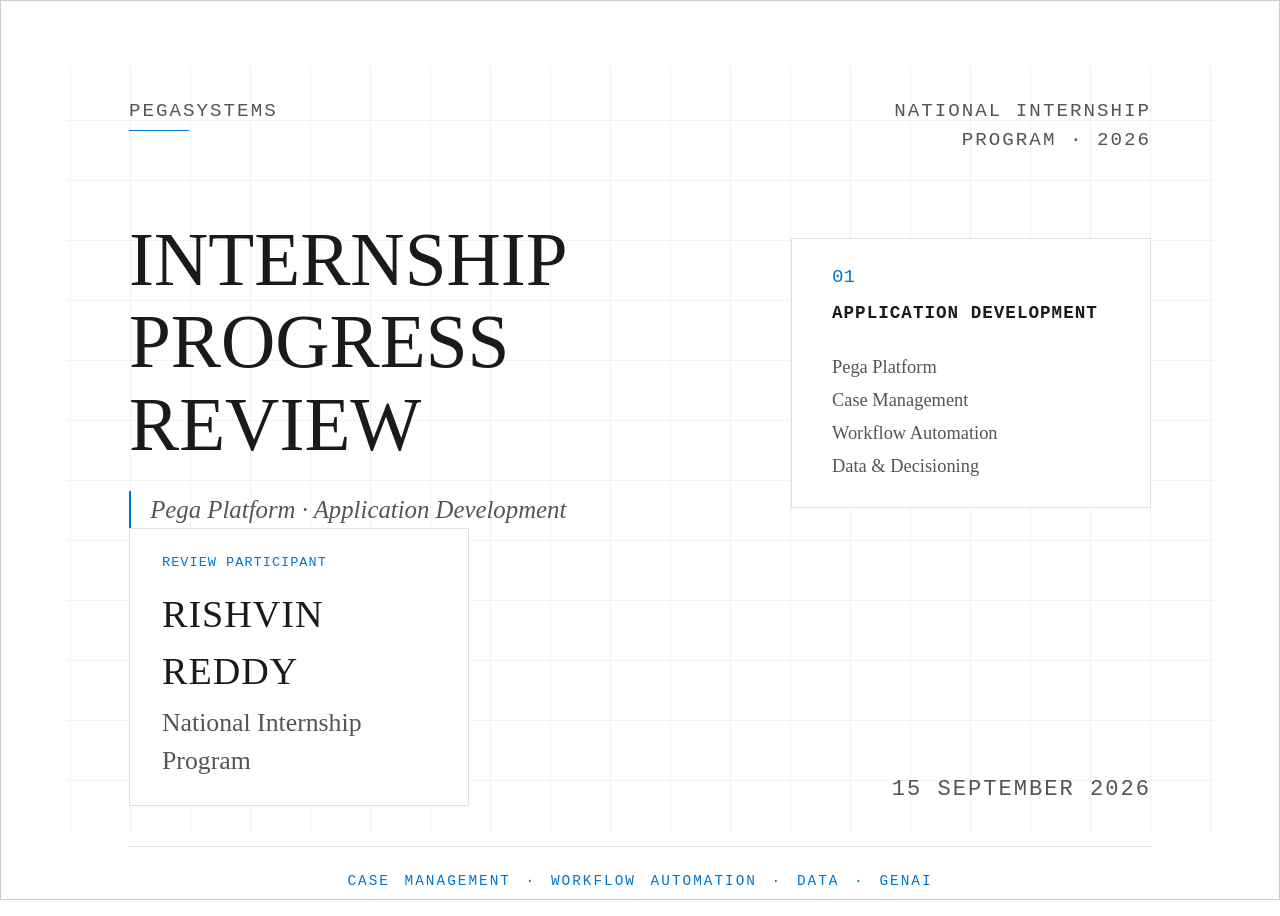
<file: pega systems internship - 15th sep/index.html>
<!DOCTYPE html>
<html lang="en">

<head>
    <meta charset="UTF-8">
    <meta name="viewport" content="width=device-width, initial-scale=1.0">
    <title>Pega Systems Internship Review - 15th Sep</title>
    <link rel="stylesheet" href="style.css">
</head>

<body>
    <div class="presentation-wrapper" id="presentation-wrapper">
        <div class="deck" id="deck">

            <!-- Slide 01: Title -->
            <section class="slide active" id="slide-1">
                <div class="slide-content cover">
                    <header class="cover-header">
                        <div class="brand">
                            <span class="company">PEGASYSTEMS</span>
                            <span class="line"></span>
                        </div>
                        <div class="program-info">
                            <span>NATIONAL INTERNSHIP</span>
                            <span>PROGRAM &middot; 2026</span>
                        </div>
                    </header>

                    <div class="cover-middle-row">
                        <div class="cover-main">
                            <h1 class="main-title">INTERNSHIP<br>PROGRESS REVIEW</h1>
                            <p class="tech-subtitle">Pega Platform &middot; Application Development</p>
                        </div>
                        
                        <div class="cover-side-panel">
                            <span class="side-panel-num">01</span>
                            <h3 class="side-panel-title">APPLICATION DEVELOPMENT</h3>
                            <ul class="side-panel-list">
                                <li>Pega Platform</li>
                                <li>Case Management</li>
                                <li>Workflow Automation</li>
                                <li>Data &amp; Decisioning</li>
                            </ul>
                        </div>
                    </div>

                    <div class="cover-bottom-row">
                        <div class="cover-candidate-box">
                            <span class="candidate-label">REVIEW PARTICIPANT</span>
                            <h2 class="candidate-name">RISHVIN REDDY</h2>
                            <p class="candidate-role">National Internship Program</p>
                        </div>

                        <div class="cover-date">
                            <span>15 SEPTEMBER 2026</span>
                        </div>
                    </div>

                    <footer class="cover-footer">
                        <div class="tech-labels">
                            <span>CASE MANAGEMENT</span> &middot;
                            <span>WORKFLOW AUTOMATION</span> &middot;
                            <span>DATA</span> &middot;
                            <span>GENAI</span>
                        </div>
                    </footer>
                </div>
                <div class="notes">Welcome. Today I'll be presenting my internship progress review for the Pegasystems
                    National Internship Program, detailing my learning journey and the application I built.</div>
            </section>

            <!-- Slide 02: Internship Overview -->
            <section class="slide" id="slide-2">
                <div class="slide-content slide-internal">
                    <header class="slide-header">
                        <span class="slide-number">02 / 16</span>
                        <span class="slide-category">INTERNSHIP</span>
                    </header>

                    <h1 class="internal-title">INTERNSHIP<br>AT A GLANCE</h1>
                    <div class="divider"></div>

                    <p class="intro-text">
                        A structured virtual learning and application-development<br>
                        journey focused on the Pega Platform.
                    </p>

                    <div class="info-grid">
                        <div class="info-panel">
                            <h3 class="panel-label">PROGRAM</h3>
                            <p class="panel-value">National<br>Internship<br>Program</p>
                        </div>
                        <div class="info-panel">
                            <h3 class="panel-label">TECHNOLOGY TRACK</h3>
                            <p class="panel-value">Application<br>Development</p>
                        </div>
                        <div class="info-panel">
                            <h3 class="panel-label">MODE</h3>
                            <p class="panel-value">Virtual<br>Internship</p>
                        </div>
                        <div class="info-panel">
                            <h3 class="panel-label">PLATFORM</h3>
                            <p class="panel-value">Pega Platform</p>
                        </div>
                        <div class="info-panel progress-panel">
                            <h3 class="panel-label">PROGRAM PROGRESS</h3>
                            <p class="panel-value large-progress">67%</p>
                        </div>
                        <div class="info-panel">
                            <h3 class="panel-label">CAPSTONE</h3>
                            <p class="panel-value">Movie Ticket<br>Booking</p>
                        </div>
                    </div>

                    <div class="learning-journey-footer">
                        <h4 class="journey-label">LEARNING JOURNEY</h4>
                        <div class="journey-timeline">
                            <span class="date">04 AUG</span>
                            <span class="timeline-line"></span>
                            <span class="date">03 SEP 2026</span>
                        </div>
                        <p class="journey-components">
                            VILT &middot; SELF-PACED LEARNING &middot; HANDS-ON LABS &middot; CAPSTONE PROJECT
                        </p>
                    </div>
                </div>
                <div class="notes">This virtual internship focuses on Application Development using the Pega Platform. I
                    am currently at 67% progress overall, and my specific capstone project is Movie Ticket Booking.
                </div>
            </section>

            <!-- Slide 03: Learning Journey -->
            <section class="slide" id="slide-3">
                <div class="slide-content slide-internal s3-layout">

                    <header class="slide-header">
                        <span class="slide-number">03 / 16</span>
                        <span class="slide-category">LEARNING JOURNEY</span>
                    </header>

                    <h1 class="internal-title s3-anim s3-anim-1">LEARNING JOURNEY</h1>
                    <p class="s3-subtitle s3-anim s3-anim-2">FROM FOUNDATIONS TO APPLICATION &nbsp;·&nbsp; 04 AUG – 03 SEP 2026</p>
                    <div class="divider s3-anim s3-anim-2"></div>

                    <!-- Horizontal timeline bar -->
                    <div class="s3-timeline-wrap s3-anim s3-anim-3">
                        <div class="s3-tl-dates">
                            <span class="s3-tl-date">04 AUG</span>
                            <span class="s3-tl-mid">24 AUG · PROJECT KICK-OFF</span>
                            <span class="s3-tl-date">03 SEP</span>
                        </div>
                        <div class="s3-tl-track">
                            <div class="s3-tl-line"></div>
                            <div class="s3-tl-node" style="left:0%"    title="Orientation &amp; Foundations"></div>
                            <div class="s3-tl-node" style="left:25%"   title="Case &amp; Workflow"></div>
                            <div class="s3-tl-node" style="left:50%"   title="GenAI &amp; Automation"></div>
                            <div class="s3-tl-node s3-tl-node--key" style="left:71.4%" title="Project Kick-off"></div>
                            <div class="s3-tl-node" style="left:100%"  title="Closure"></div>
                        </div>
                    </div>

                    <!-- Phase cards -->
                    <div class="s3-phases s3-anim s3-anim-4">
                        <div class="s3-phase">
                            <span class="s3-phase-num">01</span>
                            <h3 class="s3-phase-title">FOUNDATIONS</h3>
                            <p class="s3-phase-dates">04 – 07 Aug</p>
                            <ul class="s3-phase-items">
                                <li>Orientation &amp; Kick-off</li>
                                <li>Punch Cards to Prompts</li>
                                <li>Low-Code Platform &amp; Roles</li>
                            </ul>
                        </div>
                        <div class="s3-phase">
                            <span class="s3-phase-num">02</span>
                            <h3 class="s3-phase-title">CASE &amp; WORKFLOW</h3>
                            <p class="s3-phase-dates">10 – 14 Aug</p>
                            <ul class="s3-phase-items">
                                <li>Case Management</li>
                                <li>Workflow Automation</li>
                                <li>Data Foundation</li>
                            </ul>
                        </div>
                        <div class="s3-phase">
                            <span class="s3-phase-num">03</span>
                            <h3 class="s3-phase-title">GENAI &amp; AUTOMATION</h3>
                            <p class="s3-phase-dates">17 – 21 Aug</p>
                            <ul class="s3-phase-items">
                                <li>Pega GenAI Capabilities</li>
                                <li>Automation in Pega</li>
                                <li>Masterclasses</li>
                            </ul>
                        </div>
                        <div class="s3-phase s3-phase--key">
                            <span class="s3-phase-num">04</span>
                            <h3 class="s3-phase-title">PROJECT TRANSITION</h3>
                            <p class="s3-phase-dates">24 – 28 Aug</p>
                            <ul class="s3-phase-items">
                                <li>Project Knowledge Session</li>
                                <li>Ideas to Impact + Q&amp;A</li>
                                <li>Capstone Kick-off</li>
                            </ul>
                        </div>
                        <div class="s3-phase">
                            <span class="s3-phase-num">05</span>
                            <h3 class="s3-phase-title">INTEGRATION</h3>
                            <p class="s3-phase-dates">31 Aug – 03 Sep</p>
                            <ul class="s3-phase-items">
                                <li>Build Your Brand</li>
                                <li>Professional Skills</li>
                                <li>Conclusion</li>
                            </ul>
                        </div>
                    </div>

                    <!-- Metric strip + mode strip -->
                    <div class="s3-bottom s3-anim s3-anim-5">
                        <div class="s3-metrics">
                            <div class="s3-metric">
                                <span class="s3-metric-num">21</span>
                                <span class="s3-metric-label">SCHEDULED<br>LEARNING DAYS</span>
                            </div>
                            <div class="s3-metric">
                                <span class="s3-metric-num">7</span>
                                <span class="s3-metric-label">HANDS-ON<br>LABS</span>
                            </div>
                            <div class="s3-metric">
                                <span class="s3-metric-num">5</span>
                                <span class="s3-metric-label">STRUCTURED<br>PHASES</span>
                            </div>
                            <div class="s3-metric">
                                <span class="s3-metric-num">1</span>
                                <span class="s3-metric-label">CAPSTONE<br>PROJECT</span>
                            </div>
                        </div>
                        <div class="s3-modes">
                            VILT &nbsp;·&nbsp; SELF-PACED LEARNING &nbsp;·&nbsp; MASTERCLASSES &nbsp;·&nbsp; PROJECT SESSIONS
                        </div>
                    </div>

                </div>
                <div class="notes">The program spanned 04 Aug – 03 Sep 2026 across five structured phases: Foundations, Case & Workflow, GenAI & Automation, Project Transition (kick-off on 24 Aug), and Professional Integration. 21 scheduled learning days, 7 hands-on labs, 1 capstone project.</div>
            </section>

            <!-- Slide 04: Technical Training -->
            <section class="slide" id="slide-4">
                <div class="slide-content slide-internal s4-layout">

                    <header class="slide-header">
                        <span class="slide-number">04 / 16</span>
                        <span class="slide-category">TECHNICAL TRAINING</span>
                    </header>

                    <div class="s4-top">
                        <div class="s4-title-block">
                            <h1 class="internal-title s4-anim s4-anim-1">TECHNICAL TRAINING</h1>
                            <p class="s4-subtitle s4-anim s4-anim-1">THE FOUNDATION BEHIND THE PROJECT</p>
                            <div class="divider s4-anim s4-anim-1"></div>
                        </div>
                        <div class="s4-badge s4-anim s4-anim-2">
                            <span class="s4-badge-duration">11h 55m</span>
                            <span class="s4-badge-title">ENGINEER THE FUTURE<br>OF AGENTIC ENTERPRISE</span>
                            <span class="s4-badge-completion">100% COMPLETE</span>
                        </div>
                    </div>

                    <!-- 7 Capability cards — 2 columns, left col 4 rows, right col 3 rows -->
                    <div class="s4-grid s4-anim s4-anim-3">

                        <div class="s4-cap">
                            <span class="s4-cap-num">01</span>
                            <h3 class="s4-cap-title">PEGA PLATFORM</h3>
                            <ul class="s4-cap-items">
                                <li>Low-code application development</li>
                                <li>Application structure &amp; Blueprint</li>
                                <li>Pega roles &amp; UI</li>
                            </ul>
                        </div>

                        <div class="s4-cap">
                            <span class="s4-cap-num">02</span>
                            <h3 class="s4-cap-title">CASE MANAGEMENT</h3>
                            <ul class="s4-cap-items">
                                <li>Case lifecycle design</li>
                                <li>Stages, steps &amp; processes</li>
                                <li>Case processing rules</li>
                            </ul>
                        </div>

                        <div class="s4-cap">
                            <span class="s4-cap-num">03</span>
                            <h3 class="s4-cap-title">DATA FOUNDATION</h3>
                            <ul class="s4-cap-items">
                                <li>Data objects &amp; relationships</li>
                                <li>Data modeling</li>
                                <li>Application data foundation</li>
                            </ul>
                        </div>

                        <div class="s4-cap">
                            <span class="s4-cap-num">04</span>
                            <h3 class="s4-cap-title">VIEWS &amp; CONSTELLATION</h3>
                            <ul class="s4-cap-items">
                                <li>Creating Views</li>
                                <li>Constellation Portal</li>
                                <li>UI composition</li>
                            </ul>
                        </div>

                        <div class="s4-cap">
                            <span class="s4-cap-num">05</span>
                            <h3 class="s4-cap-title">DECISIONING</h3>
                            <ul class="s4-cap-items">
                                <li>Decision Tables</li>
                                <li>Decision Trees</li>
                                <li>Rule-driven behaviour</li>
                            </ul>
                        </div>

                        <div class="s4-cap">
                            <span class="s4-cap-num">06</span>
                            <h3 class="s4-cap-title">AUTOMATION</h3>
                            <ul class="s4-cap-items">
                                <li>Workflow automation</li>
                                <li>Routing &amp; SLAs</li>
                                <li>Automated correspondence</li>
                            </ul>
                        </div>

                        <div class="s4-cap s4-cap--accent">
                            <span class="s4-cap-num">07</span>
                            <h3 class="s4-cap-title">GENAI &amp; API</h3>
                            <ul class="s4-cap-items">
                                <li>Pega GenAI capabilities</li>
                                <li>Pega API access</li>
                                <li>Application integration</li>
                            </ul>
                        </div>

                        <!-- Pipeline footer card -->
                        <div class="s4-pipeline s4-anim s4-anim-5">
                            <span class="s4-pipeline-label">LEARNING → APPLICATION</span>
                            <div class="s4-pipeline-flow">
                                <span>PLATFORM</span>
                                <span class="s4-arrow">→</span>
                                <span>CASE</span>
                                <span class="s4-arrow">→</span>
                                <span>DATA</span>
                                <span class="s4-arrow">→</span>
                                <span>DECISION</span>
                                <span class="s4-arrow">→</span>
                                <span>AUTOMATION</span>
                                <span class="s4-arrow">→</span>
                                <span>GENAI / API</span>
                                <span class="s4-arrow">→</span>
                                <span class="s4-pipeline-end">APPLICATION</span>
                            </div>
                        </div>

                    </div>

                </div>
                <div class="notes">Seven technical capabilities acquired: Pega Platform, Case Management, Data Foundation, Views & Constellation, Decisioning, Automation, and GenAI & API. Backed by an 11h 55m course completed at 100%.</div>
            </section>

            <!-- Slide 05: Hands-on Labs -->
            <section class="slide" id="slide-5">
                <div class="slide-content slide-internal s5-layout">

                    <header class="slide-header">
                        <span class="slide-number">05 / 16</span>
                        <span class="slide-category">HANDS-ON LABS</span>
                    </header>

                    <div class="s5-top-block s5-anim s5-anim-title">
                        <div class="s5-title-wrap">
                            <h1 class="internal-title">HANDS-ON LABS</h1>
                            <p class="s5-subtitle">FROM CONCEPTS TO CONFIGURATION</p>
                            <div class="divider"></div>
                        </div>
                        <div class="s5-metrics">
                            <div class="s5-metric-box">
                                <span class="s5-metric-num">07</span>
                                <span class="s5-metric-text">LABS COMPLETED</span>
                            </div>
                            <div class="s5-metric-box">
                                <span class="s5-metric-num">03h 25m</span>
                                <span class="s5-metric-text">PRACTICAL PEGA DEVELOPMENT</span>
                            </div>
                            <div class="s5-metric-box">
                                <span class="s5-metric-num">100%</span>
                                <span class="s5-metric-text">COMPLETION</span>
                            </div>
                        </div>
                    </div>

                    <!-- Lab Roadmap -->
                    <div class="s5-roadmap">

                        <!-- Row 1: Labs 01–04 -->
                        <div class="s5-row s5-anim s5-anim-row1">
                            <div class="s5-node">
                                <div class="s5-node-visible">
                                    <span class="s5-num">01</span>
                                    <span class="s5-name">BLUEPRINT</span>
                                    <span class="tech-text">20 MIN</span>
                                </div>
                                <div class="s5-node-hover">
                                    <span class="s5-num">01</span>
                                    <span class="s5-hover-title">BUILDING AN APPLICATION WITH BLUEPRINT</span>
                                    <span class="s5-hover-desc">Application design → Define structure → Prepare implementation</span>
                                </div>
                            </div>
                            <div class="s5-conn-line"></div>
                            <div class="s5-node">
                                <div class="s5-node-visible">
                                    <span class="s5-num">02</span>
                                    <span class="s5-name">CASE LIFE CYCLE</span>
                                    <span class="tech-text">30 MIN</span>
                                </div>
                                <div class="s5-node-hover">
                                    <span class="s5-num">02</span>
                                    <span class="s5-hover-title">BUILDING A CASE LIFE CYCLE</span>
                                    <span class="s5-hover-desc">Process design → Stages & steps → Routing & SLA</span>
                                </div>
                            </div>
                            <div class="s5-conn-line"></div>
                            <div class="s5-node">
                                <div class="s5-node-visible">
                                    <span class="s5-num">03</span>
                                    <span class="s5-name">VIEWS</span>
                                    <span class="tech-text">30 MIN</span>
                                </div>
                                <div class="s5-node-hover">
                                    <span class="s5-num">03</span>
                                    <span class="s5-hover-title">CREATING VIEWS</span>
                                    <span class="s5-hover-desc">User experience → UI configurations → Dynamic behaviour</span>
                                </div>
                            </div>
                            <div class="s5-conn-line"></div>
                            <div class="s5-node">
                                <div class="s5-node-visible">
                                    <span class="s5-num">04</span>
                                    <span class="s5-name">DATA MODEL</span>
                                    <span class="tech-text">30 MIN</span>
                                </div>
                                <div class="s5-node-hover">
                                    <span class="s5-num">04</span>
                                    <span class="s5-hover-title">DESIGNING THE DATA MODEL</span>
                                    <span class="s5-hover-desc">Data foundation → Data objects → Relationships</span>
                                </div>
                            </div>
                        </div>

                        <!-- Row 2: Labs 05–07 -->
                        <div class="s5-row s5-row2 s5-anim s5-anim-row2">
                            <div class="s5-node">
                                <div class="s5-node-visible">
                                    <span class="s5-num">05</span>
                                    <span class="s5-name">DECISIONING</span>
                                    <span class="tech-text">45 MIN</span>
                                </div>
                                <div class="s5-node-hover">
                                    <span class="s5-num">05</span>
                                    <span class="s5-hover-title">USING DECISION TABLES &amp; TREES</span>
                                    <span class="s5-hover-desc">Business logic → Automated decisions → Rules execution</span>
                                </div>
                            </div>
                            <div class="s5-conn-line"></div>
                            <div class="s5-node">
                                <div class="s5-node-visible">
                                    <span class="s5-num">06</span>
                                    <span class="s5-name">CONSTELLATION</span>
                                    <span class="tech-text">45 MIN</span>
                                </div>
                                <div class="s5-node-hover">
                                    <span class="s5-num">06</span>
                                    <span class="s5-hover-title">CREATING A CONSTELLATION PORTAL</span>
                                    <span class="s5-hover-desc">Application interface → Workspaces → User roles</span>
                                </div>
                            </div>
                            <div class="s5-conn-line"></div>
                            <div class="s5-node">
                                <div class="s5-node-visible">
                                    <span class="s5-num">07</span>
                                    <span class="s5-name">PEGA API</span>
                                    <span class="tech-text">5 MIN</span>
                                </div>
                                <div class="s5-node-hover">
                                    <span class="s5-num">07</span>
                                    <span class="s5-hover-title">ACCESSING VIA PEGA API</span>
                                    <span class="s5-hover-desc">Integration ↔ API ↔ External System</span>
                                </div>
                            </div>
                        </div>

                    </div>

                    <!-- Practical Progression Bar -->
                    <div class="s5-progression-bar s5-anim s5-anim-prog">
                        <span class="s5-progression-title">PRACTICAL PROGRESSION</span>
                        <span class="s5-prog-divider">|</span>
                        <div class="s5-progression-path">
                            DESIGN <span class="s5-arrow-small">→</span> CASE <span class="s5-arrow-small">→</span> UI <span class="s5-arrow-small">→</span> DATA <span class="s5-arrow-small">→</span> DECISION <span class="s5-arrow-small">→</span> PORTAL <span class="s5-arrow-small">→</span> API
                        </div>
                    </div>

                    <!-- Capstone Connection -->
                    <div class="s5-capstone-conn s5-anim s5-anim-capstone">
                        <p class="s5-capstone-text">THE LABS BUILT THE FOUNDATION. THE CAPSTONE PUT IT INTO PRACTICE.</p>
                        <div class="s5-capstone-flow">
                            <span class="s5-capstone-box">07 LABS</span>
                            <span class="s5-arrow-vert">↓</span>
                            <span class="s5-capstone-box">TECHNICAL FOUNDATION</span>
                            <span class="s5-arrow-vert">↓</span>
                            <span class="s5-capstone-box s5-capstone-highlight">MOVIE TICKET BOOKING MANAGEMENT APPLICATION</span>
                        </div>
                    </div>

                </div>
                <div class="notes">I completed all 7 core application development labs, moving from application design to API integration.</div>
            </section>

            <!-- Slide 06: From Learning to Application -->
            <section class="slide" id="slide-6">
                <div class="slide-content slide-internal s6-layout">
                    
                    <header class="slide-header">
                        <span class="slide-number">06 / 16</span>
                        <span class="slide-category">LEARNING → PROJECT</span>
                    </header>

                    <div class="s6-top-block s6-anim s6-anim-1">
                        <div class="s6-title-wrap">
                            <h1 class="internal-title">FROM LEARNING → PROJECT</h1>
                            <p class="s6-subtitle">TURNING PEGA CONCEPTS INTO AN APPLICATION</p>
                            <div class="divider"></div>
                        </div>
                        <div class="s6-milestone">
                            <span class="s6-milestone-date">24 AUG 2026</span>
                            <span class="s6-milestone-title">PROJECT KICK-OFF</span>
                            <span class="s6-milestone-flow">Training phase <span class="s6-arrow-inline">↓</span> Project phase</span>
                        </div>
                    </div>

                    <div class="s6-grid-container s6-anim s6-anim-2">
                        <div class="s6-grid-headers">
                            <div class="s6-col-header">CONCEPT</div>
                            <div class="s6-col-header">IMPLEMENTATION</div>
                            <div class="s6-col-header">OUTCOME</div>
                        </div>
                        <div class="s6-grid-row">
                            <div class="s6-cell s6-concept">Case Management</div>
                            <div class="s6-cell-arrow">→</div>
                            <div class="s6-cell s6-impl">Case Lifecycle</div>
                            <div class="s6-cell-arrow">→</div>
                            <div class="s6-cell s6-outcome">Booking Process</div>
                        </div>
                        <div class="s6-grid-row">
                            <div class="s6-cell s6-concept">Data Modeling</div>
                            <div class="s6-cell-arrow">→</div>
                            <div class="s6-cell s6-impl">Movie / Show / Seat</div>
                            <div class="s6-cell-arrow">→</div>
                            <div class="s6-cell s6-outcome">Structured Data</div>
                        </div>
                        <div class="s6-grid-row">
                            <div class="s6-cell s6-concept">Decisioning</div>
                            <div class="s6-cell-arrow">→</div>
                            <div class="s6-cell s6-impl">Business Rules</div>
                            <div class="s6-cell-arrow">→</div>
                            <div class="s6-cell s6-outcome">Validated Logic</div>
                        </div>
                        <div class="s6-grid-row">
                            <div class="s6-cell s6-concept">Automation</div>
                            <div class="s6-cell-arrow">→</div>
                            <div class="s6-cell s6-impl">Workflow + SLA</div>
                            <div class="s6-cell-arrow">→</div>
                            <div class="s6-cell s6-outcome">Automated Process</div>
                        </div>
                        <div class="s6-grid-row">
                            <div class="s6-cell s6-concept">Pega Platform</div>
                            <div class="s6-cell-arrow">→</div>
                            <div class="s6-cell s6-impl">Application Build</div>
                            <div class="s6-cell-arrow">→</div>
                            <div class="s6-cell s6-outcome">Working Solution</div>
                        </div>
                    </div>

                    <div class="s6-pipeline s6-anim s6-anim-3">
                        <div class="s6-pipe-stage">LEARN</div>
                        <div class="s6-pipe-arrow">↓</div>
                        <div class="s6-pipe-stage">APPLY</div>
                        <div class="s6-pipe-arrow">↓</div>
                        <div class="s6-pipe-stage s6-pipe-build">
                            <span class="s6-pipe-label">BUILD</span>
                            <div class="s6-pipe-box">
                                MOVIE TICKET BOOKING<br>MANAGEMENT APPLICATION
                            </div>
                        </div>
                        <div class="s6-pipe-arrow">↓</div>
                        <div class="s6-pipe-stage">VALIDATE</div>
                    </div>

                </div>
                <div class="notes">On August 24, we kicked off the capstone. We took core concepts like Case Management and Data Modeling and implemented them directly to build the Movie Ticket Booking Management Application, culminating in testing and validation.</div>
            </section>

            <!-- Slide 07: Capstone Project -->
            <section class="slide" id="slide-7">
                <div class="slide-content slide-internal s7-layout">
                    
                    <header class="slide-header">
                        <span class="slide-number">07 / 16</span>
                        <span class="slide-category">CAPSTONE PROJECT</span>
                    </header>

                    <div class="s7-top-block s7-anim s7-anim-1">
                        <div class="s7-title-wrap">
                            <h1 class="internal-title">MOVIE TICKET BOOKING<br>MANAGEMENT APPLICATION</h1>
                            <p class="s7-subtitle">CAPSTONE PROJECT · PEGA PLATFORM · APPLICATION DEVELOPMENT</p>
                            <div class="divider"></div>
                        </div>
                        <div class="s7-metrics">
                            <div class="s7-metric-box">
                                <span class="s7-metric-num">90%</span>
                                <span class="s7-metric-text">CAPSTONE PROGRESS</span>
                            </div>
                            <div class="s7-metric-box">
                                <span class="s7-metric-num">8 HRS</span>
                                <span class="s7-metric-text">PROJECT ESTIMATE</span>
                            </div>
                            <div class="s7-metric-box">
                                <span class="s7-metric-num s7-metric-small">INTERMEDIATE</span>
                                <span class="s7-metric-text">LEVEL</span>
                            </div>
                            <div class="s7-metric-box">
                                <span class="s7-metric-num s7-metric-small">APP DEV</span>
                                <span class="s7-metric-text">CATEGORY</span>
                            </div>
                        </div>
                    </div>

                    <div class="s7-main s7-anim s7-anim-2">
                        <div class="s7-panel s7-problem s7-anim s7-anim-3">
                            <h3 class="s7-panel-title">THE PROBLEM</h3>
                            <p class="s7-panel-text">A movie ticket booking process requires coordinated handling of movies, shows, seats, pricing, and booking status.</p>
                        </div>
                        
                        <div class="s7-center s7-anim s7-anim-4">
                            <div class="s7-center-title">BOOKING CASE</div>
                            <div class="s7-flow">
                                <div class="s7-flow-step">MOVIE</div>
                                <div class="s7-flow-arrow">↓</div>
                                <div class="s7-flow-step">SHOW</div>
                                <div class="s7-flow-arrow">↓</div>
                                <div class="s7-flow-step">SEAT AVAILABILITY</div>
                                <div class="s7-flow-arrow">↓</div>
                                <div class="s7-flow-step">BOOKING</div>
                                <div class="s7-flow-arrow">↓</div>
                                <div class="s7-flow-step">CONFIRMATION</div>
                            </div>
                        </div>

                        <div class="s7-panel s7-solution s7-anim s7-anim-5">
                            <h3 class="s7-panel-title">THE SOLUTION</h3>
                            <p class="s7-panel-text">A Pega-based application that manages the booking process through structured case management, business rules, and workflow automation.</p>
                        </div>
                    </div>

                    <div class="s7-footer s7-anim s7-anim-6">
                        <div class="s7-building-blocks">
                            <span class="s7-bb-title">CORE BUILDING BLOCKS</span>
                            <span class="s7-bb-items">CASE MANAGEMENT · DATA · DECISIONING · WORKFLOW · AUTOMATION</span>
                        </div>
                        
                        <div class="s7-milestone">
                            <span class="s7-milestone-date">24 AUG 2026</span>
                            <span class="s7-milestone-title">PROJECT KNOWLEDGE SESSION</span>
                            <span class="s7-milestone-flow">↓ CAPSTONE IMPLEMENTATION</span>
                        </div>
                    </div>

                </div>
                <div class="notes">Current project progress: 90%. We transitioned from learning to the Capstone. The problem: coordinate movies, shows, seats, and pricing. The solution: a structured Pega application using Case Management, Data, Decisioning, and Workflow Automation.</div>
            </section>

            <section class="slide" id="slide-8">
                <div class="slide-content slide-internal s8-layout">
                    
                    <header class="slide-header">
                        <span class="slide-number">08 / 16</span>
                        <span class="slide-category">APPLICATION ARCHITECTURE</span>
                    </header>

                    <div class="s8-title-block s8-anim s8-anim-1">
                        <h1 class="internal-title">APPLICATION ARCHITECTURE</h1>
                        <p class="s8-subtitle">A CASE-CENTRIC DESIGN FOR MOVIE TICKET BOOKING</p>
                        <div class="divider"></div>
                    </div>

                    <div class="s8-arch-container">
                        
                        <!-- Top -->
                        <div class="s8-node-user s8-anim s8-anim-2">
                            <span class="s8-node-text">USER / BOOKING REQUEST</span>
                            <div class="s8-arrow-down">↓</div>
                        </div>

                        <!-- Center Booking Case -->
                        <div class="s8-node-case s8-anim s8-anim-3">
                            <h2 class="s8-case-title">BOOKING CASE</h2>
                            <p class="s8-case-desc">Movie Ticket Booking Management Application</p>
                            <span class="s8-case-label">CASE-DRIVEN APPLICATION</span>
                        </div>

                        <!-- Branching connector -->
                        <div class="s8-branch s8-anim s8-anim-4">
                            <div class="s8-branch-stem"></div>
                            <div class="s8-branch-crossbar"></div>
                            <div class="s8-branch-drops">
                                <div class="s8-drop"><div class="s8-arrow-down">↓</div></div>
                                <div class="s8-drop"><div class="s8-arrow-down">↓</div></div>
                                <div class="s8-drop"><div class="s8-arrow-down">↓</div></div>
                            </div>
                        </div>

                        <!-- 3 Pillars -->
                        <div class="s8-pillars s8-anim s8-anim-4">
                            <div class="s8-pillar">
                                <h3 class="s8-pillar-title">CASE MANAGEMENT</h3>
                                <div class="s8-pillar-content">
                                    <span class="s8-pillar-item">Case lifecycle</span>
                                    <span class="s8-pillar-item">Process stages</span>
                                    <span class="s8-pillar-item">Case status</span>
                                </div>
                            </div>

                            <div class="s8-pillar">
                                <h3 class="s8-pillar-title">DATA FOUNDATION</h3>
                                <div class="s8-pillar-content">
                                    <span class="s8-pillar-item">Movie</span>
                                    <span class="s8-pillar-item">Show</span>
                                    <span class="s8-pillar-item">Seat data</span>
                                </div>
                            </div>

                            <div class="s8-pillar">
                                <h3 class="s8-pillar-title">BUSINESS RULES</h3>
                                <div class="s8-pillar-content">
                                    <span class="s8-pillar-item">Validation</span>
                                    <span class="s8-pillar-item">Decision rules</span>
                                    <span class="s8-pillar-item">Calculations</span>
                                </div>
                            </div>
                        </div>

                        <!-- Merging connector -->
                        <div class="s8-merge s8-anim s8-anim-5">
                            <div class="s8-merge-rises">
                                <div class="s8-rise"></div>
                                <div class="s8-rise"></div>
                                <div class="s8-rise"></div>
                            </div>
                            <div class="s8-merge-crossbar"></div>
                            <div class="s8-merge-stem"><div class="s8-arrow-down">↓</div></div>
                        </div>

                        <!-- 4th Pillar: Workflow & Automation -->
                        <div class="s8-node-workflow s8-anim s8-anim-5">
                            <h3 class="s8-workflow-title">WORKFLOW & AUTOMATION</h3>
                        </div>

                        <div class="s8-arrow-down s8-anim s8-anim-6">↓</div>

                        <!-- Result -->
                        <div class="s8-node-result s8-anim s8-anim-6">
                            <h3 class="s8-result-title">BOOKING RESULT</h3>
                            <p class="s8-result-desc">STATUS · CONFIRMATION</p>
                        </div>

                    </div>

                    <!-- Learned -> Applied Panel -->
                    <div class="s8-footer-strip s8-anim s8-anim-6">
                        <div class="s8-strip-header">
                            <span class="s8-col left">LEARNED</span>
                            <span class="s8-col right">APPLIED</span>
                        </div>
                        <div class="s8-strip-row">
                            <span class="s8-col left">Case Management</span><span class="s8-col center">─────────────→</span><span class="s8-col right">Booking Case</span>
                        </div>
                        <div class="s8-strip-row">
                            <span class="s8-col left">Data Modeling</span><span class="s8-col center">─────────────→</span><span class="s8-col right">Movie / Show / Seat Data</span>
                        </div>
                        <div class="s8-strip-row">
                            <span class="s8-col left">Decisioning</span><span class="s8-col center">─────────────→</span><span class="s8-col right">Business Rules</span>
                        </div>
                        <div class="s8-strip-row">
                            <span class="s8-col left">Workflow Automation</span><span class="s8-col center">─────────────→</span><span class="s8-col right">Booking Process</span>
                        </div>
                        <div class="s8-strip-row">
                            <span class="s8-col left">Views / Portal</span><span class="s8-col center">─────────────→</span><span class="s8-col right">User Interaction</span>
                        </div>
                        <div class="s8-strip-row">
                            <span class="s8-col left">API</span><span class="s8-col center">─────────────→</span><span class="s8-col right">Application Integration</span>
                        </div>
                    </div>

                </div>
                <div class="notes">The application architecture revolves around the Booking Case. It leverages Case Management, Data, Business Rules, and Automation.</div>
            </section>

            <!-- Slide 09: Case Lifecycle -->
            <section class="slide" id="slide-9">
                <div class="slide-content slide-internal s9-layout">
                    
                    <header class="slide-header">
                        <span class="slide-number">09 / 16</span>
                        <span class="slide-category">CASE LIFECYCLE</span>
                    </header>

                    <div class="s9-title-block s9-anim s9-anim-1">
                        <h1 class="internal-title">CASE LIFECYCLE</h1>
                        <p class="s9-subtitle">FROM BOOKING REQUEST TO CONFIRMATION</p>
                        <div class="divider"></div>
                    </div>

                    <div class="s9-main">
                        <div class="s9-columns">
                            <!-- Left rail: Case Status -->
                            <div class="s9-left-rail s9-anim s9-anim-2">
                                <span class="s9-rail-title">CASE STATUS</span>
                                <div class="s9-status-item active">● CREATED</div>
                                <div class="s9-status-arrow">│<br>↓</div>
                                <div class="s9-status-item">IN PROGRESS</div>
                                <div class="s9-status-arrow">│<br>↓</div>
                                <div class="s9-status-item">VALIDATED</div>
                                <div class="s9-status-arrow">│<br>↓</div>
                                <div class="s9-status-item">BOOKED</div>
                                <div class="s9-status-arrow">│<br>↓</div>
                                <div class="s9-status-item">CONFIRMED</div>
                            </div>

                            <!-- Center: Workflow -->
                            <div class="s9-center-flow s9-anim s9-anim-3">
                                <div class="s9-flow-head-large">BOOKING CASE</div>
                                <div class="s9-flow-arrow-head">↓</div>

                                <div class="s9-stage-box s9-anim s9-anim-4">
                                    <div class="s9-stage-header">
                                        <span class="s9-stage-num">01</span>
                                        <span class="s9-stage-name">REQUEST</span>
                                    </div>
                                    <div class="s9-stage-desc">Create Booking</div>
                                </div>
                                <div class="s9-flow-arrow">↓</div>

                                <div class="s9-stage-box s9-anim s9-anim-4">
                                    <div class="s9-stage-header">
                                        <span class="s9-stage-num">02</span>
                                        <span class="s9-stage-name">SELECTION</span>
                                    </div>
                                    <div class="s9-stage-desc">Movie<br>Show<br>Seat</div>
                                </div>
                                <div class="s9-flow-arrow">↓</div>

                                <div class="s9-stage-box s9-anim s9-anim-5">
                                    <div class="s9-stage-header">
                                        <span class="s9-stage-num">03</span>
                                        <span class="s9-stage-name">VALIDATION</span>
                                    </div>
                                    <div class="s9-stage-desc">Availability<br>Business Rules</div>
                                </div>

                                <!-- Decision block embedded in flow -->
                                <div class="s9-decision-wrapper s9-anim s9-anim-6">
                                    <div class="s9-flow-arrow-top">↓</div>
                                    <div class="s9-decision-diamond">
                                        <span>AVAILABLE ?</span>
                                    </div>
                                    
                                    <div class="s9-fork-connector">
                                        <div class="s9-fork-stem"></div>
                                        <div class="s9-fork-arms"></div>
                                    </div>

                                    <div class="s9-decision-branches">
                                        <!-- YES BRANCH -->
                                        <div class="s9-branch-yes">
                                            <span class="s9-path-label">YES</span>
                                            <div class="s9-flow-arrow-short">↓</div>
                                            <div class="s9-stage-box s9-anim s9-anim-7">
                                                <div class="s9-stage-header">
                                                    <span class="s9-stage-num">04</span>
                                                    <span class="s9-stage-name">BOOKING</span>
                                                </div>
                                                <div class="s9-stage-desc">Process<br>Calculate Cost</div>
                                            </div>
                                            <div class="s9-flow-arrow-short">↓</div>
                                            <div class="s9-stage-box s9-anim s9-anim-7">
                                                <div class="s9-stage-header">
                                                    <span class="s9-stage-num">05</span>
                                                    <span class="s9-stage-name">CONFIRM</span>
                                                </div>
                                                <div class="s9-stage-desc">Booking ID<br>Status</div>
                                            </div>
                                        </div>
                                        
                                        <!-- NO BRANCH -->
                                        <div class="s9-branch-no">
                                            <span class="s9-path-label">NO</span>
                                            <div class="s9-flow-arrow-short">↓</div>
                                            <div class="s9-stage-box s9-anim s9-anim-7">
                                                <div class="s9-stage-header">
                                                    <span class="s9-stage-name" style="margin:0 auto;">RESELECT</span>
                                                </div>
                                            </div>
                                            <div class="s9-return-text s9-anim s9-anim-8">│<br>└───────→ SELECTION</div>
                                        </div>
                                    </div>
                                </div>
                            </div>

                            <!-- Right rail: Callout -->
                            <div class="s9-right-rail s9-anim s9-anim-8">
                                <div class="s9-callout-card">
                                    <h3 class="s9-callout-title">PEGA CASE MANAGEMENT</h3>
                                    <div class="s9-callout-flow">
                                        <span>CASE</span>
                                        <span class="s9-cflow-arrow">↓</span>
                                        <span>STAGES</span>
                                        <span class="s9-cflow-arrow">↓</span>
                                        <span>STEPS</span>
                                        <span class="s9-cflow-arrow">↓</span>
                                        <span>BUSINESS RULES</span>
                                        <span class="s9-cflow-arrow">↓</span>
                                        <span>OUTCOME</span>
                                    </div>
                                    <div class="s9-callout-divider"></div>
                                    <p class="s9-callout-text">A structured path for processing a booking from initiation through completion.</p>
                                </div>
                            </div>
                        </div>

                        <!-- Bottom Summary -->
                        <div class="s9-bottom-summary s9-anim s9-anim-8">
                            <span class="s9-bottom-title">CASE PROGRESSION</span>
                            <span class="s9-bottom-flow">REQUEST → SELECT → VALIDATE → BOOK → CONFIRM</span>
                        </div>
                    </div>

                </div>
                <div class="notes">The case lifecycle defines the process. A booking request progresses through defined stages: Request, Selection, Validation, Booking, and Confirmation.</div>
            </section>

            <!-- Slide 10: Business Rules & Automation -->
            <section class="slide" id="slide-10">
                <div class="slide-content slide-internal s10-layout">
                    
                    <header class="slide-header">
                        <span class="slide-number">10 / 16</span>
                        <span class="slide-category">BUSINESS RULES & AUTOMATION</span>
                    </header>

                    <div class="s10-title-block s10-anim s10-anim-1">
                        <h1 class="internal-title">BUSINESS RULES & AUTOMATION</h1>
                        <p class="s10-subtitle">MAKING THE BOOKING WORKFLOW INTELLIGENT</p>
                        <div class="divider"></div>
                    </div>

                    <div class="s10-main">
                        <!-- Left Column: Business Rules -->
                        <div class="s10-col s10-anim s10-anim-2">
                            <h2 class="s10-col-title">BUSINESS RULES</h2>
                            <p class="s10-col-desc">What should happen?</p>
                            
                            <div class="s10-card">
                                <div class="s10-card-header">
                                    <span class="s10-card-num">01</span>
                                    <span class="s10-card-name">SEAT AVAILABILITY</span>
                                </div>
                                <div class="s10-card-body">
                                    <div class="s10-flow-concept">
                                        <span>SEAT SELECTED</span>
                                        <span class="s10-arrow-down">↓</span>
                                        <span>IS SEAT AVAILABLE?</span>
                                        <div class="s10-split-paths">
                                            <div class="s10-path-y">YES<br>↓<br>CONTINUE</div>
                                            <div class="s10-path-n">NO<br>↓<br>RESELECT</div>
                                        </div>
                                    </div>
                                </div>
                            </div>

                            <div class="s10-card">
                                <div class="s10-card-header">
                                    <span class="s10-card-num">02</span>
                                    <span class="s10-card-name">COST CALCULATION</span>
                                </div>
                                <div class="s10-card-body">
                                    <div class="s10-flow-concept">
                                        <span>BOOKING INPUT</span>
                                        <div class="s10-tree-branch">
                                            ├─ Movie / Show<br>
                                            ├─ Selected Seats<br>
                                            └─ Applicable Rules
                                        </div>
                                        <span class="s10-arrow-down">↓</span>
                                        <span>COST CALCULATION</span>
                                        <span class="s10-arrow-down">↓</span>
                                        <span>BOOKING COST</span>
                                    </div>
                                </div>
                            </div>

                            <div class="s10-card">
                                <div class="s10-card-header">
                                    <span class="s10-card-num">03</span>
                                    <span class="s10-card-name">DECISION LOGIC</span>
                                </div>
                                <div class="s10-card-body">
                                    <div class="s10-flow-concept">
                                        <span>INPUT</span>
                                        <span class="s10-arrow-down">↓</span>
                                        <span>DECISION TABLE / TREE</span>
                                        <div class="s10-tree-branch">
                                            ├─ Condition A → Outcome A<br>
                                            └─ Condition B → Outcome B
                                        </div>
                                    </div>
                                </div>
                            </div>
                        </div>

                        <!-- Center Column: Decision Flow Bridge -->
                        <div class="s10-col-bridge s10-anim s10-anim-4">
                            <div class="s10-core-flow">
                                <span>BUSINESS RULE</span>
                                <span class="s10-arrow-down">↓</span>
                                <span>DECISION</span>
                                <span class="s10-arrow-down">↓</span>
                                <span>ACTION</span>
                                <span class="s10-arrow-down">↓</span>
                                <span>AUTOMATION</span>
                            </div>
                        </div>

                        <!-- Right Column: Automation -->
                        <div class="s10-col s10-anim s10-anim-3">
                            <h2 class="s10-col-title">AUTOMATION</h2>
                            <p class="s10-col-desc">How does it happen?</p>
                            
                            <div class="s10-card">
                                <div class="s10-card-header">
                                    <span class="s10-card-num">01</span>
                                    <span class="s10-card-name">WORKFLOW ROUTING</span>
                                </div>
                                <div class="s10-card-body">
                                    <div class="s10-flow-concept">
                                        <span>CASE</span>
                                        <span class="s10-arrow-down">↓</span>
                                        <span>STAGE</span>
                                        <span class="s10-arrow-down">↓</span>
                                        <span>STEP</span>
                                        <span class="s10-arrow-down">↓</span>
                                        <span>NEXT ACTION</span>
                                    </div>
                                </div>
                            </div>

                            <div class="s10-card">
                                <div class="s10-card-header">
                                    <span class="s10-card-num">02</span>
                                    <span class="s10-card-name">SLA MANAGEMENT</span>
                                </div>
                                <div class="s10-card-body">
                                    <div class="s10-flow-concept">
                                        <span>CASE CREATED</span>
                                        <span class="s10-arrow-down">↓</span>
                                        <span>SLA START</span>
                                        <div class="s10-tree-branch">
                                            → GOAL<br>
                                            → DEADLINE
                                        </div>
                                    </div>
                                </div>
                            </div>

                            <div class="s10-card">
                                <div class="s10-card-header">
                                    <span class="s10-card-num">03</span>
                                    <span class="s10-card-name">CORRESPONDENCE</span>
                                </div>
                                <div class="s10-card-body">
                                    <div class="s10-flow-concept">
                                        <span>CASE EVENT</span>
                                        <span class="s10-arrow-down">↓</span>
                                        <span>AUTOMATED ACTION</span>
                                        <span class="s10-arrow-down">↓</span>
                                        <span>CORRESPONDENCE</span>
                                        <span class="s10-arrow-down">↓</span>
                                        <span>USER / STAKEHOLDER</span>
                                    </div>
                                </div>
                            </div>
                        </div>
                    </div>

                </div>
                <div class="notes">Business rules determine what should happen; workflow automation ensures it happens consistently.</div>
            </section>

            <!-- Slide 11: Testing & Debugging -->
            <section class="slide" id="slide-11">
                <div class="slide-content slide-internal s11-layout">
                    
                    <header class="slide-header">
                        <span class="slide-number">11 / 16</span>
                        <span class="slide-category">TESTING & DEBUGGING</span>
                    </header>

                    <div class="s11-title-block s11-anim s11-anim-1">
                        <h1 class="internal-title">TESTING & DEBUGGING</h1>
                        <p class="s11-subtitle">VALIDATING THE APPLICATION</p>
                        <div class="divider"></div>
                    </div>

                    <!-- Top: Hero Metrics -->
                    <div class="s11-metrics-row s11-anim s11-anim-2">
                        <div class="s11-metric-box s11-hoverable">
                            <span class="s11-metric-num">33</span>
                            <span class="s11-metric-label">TEST CASES</span>
                            <div class="s11-hover-reveal">
                                <span class="s11-hr-title">33 TEST CASES</span>
                                Functional validation<br>Workflow validation<br>Business-rule validation<br>UI / behavior validation
                            </div>
                        </div>

                        <div class="s11-metric-box s11-hoverable">
                            <span class="s11-metric-num">0</span>
                            <span class="s11-metric-label">FAILED</span>
                            <div class="s11-hover-reveal">
                                <span class="s11-hr-title">FAILED</span>
                                0<br>Final recorded result
                            </div>
                        </div>

                        <div class="s11-metric-box s11-hoverable">
                            <span class="s11-metric-num">0</span>
                            <span class="s11-metric-label">BLOCKED</span>
                        </div>
                    </div>
                    
                    <div class="s11-metrics-caption s11-anim s11-anim-2">
                        All executed test cases passed validation.
                    </div>

                    <div class="s11-main">
                        <!-- Left: Testing Process -->
                        <div class="s11-col-left s11-anim s11-anim-3">
                            <h2 class="s11-col-title">TESTING PROCESS</h2>
                            
                            <div class="s11-process-flow">
                                <div class="s11-node">TEST CASE</div>
                                <span class="s11-arrow-down">↓</span>
                                <div class="s11-node">EXECUTE</div>
                                <span class="s11-arrow-down">↓</span>
                                <div class="s11-node">VALIDATE</div>
                                <span class="s11-arrow-down">↓</span>
                                <div class="s11-node-split">
                                    <span>RECORD</span>
                                    <span>RESULT</span>
                                </div>
                            </div>
                        </div>

                        <!-- Right: Debugging -->
                        <div class="s11-col-right s11-anim s11-anim-4">
                            <h2 class="s11-col-title">DEBUGGING</h2>
                            
                            <div class="s11-debug-flow">
                                <div class="s11-debug-node s11-hoverable">
                                    <span class="s11-dnode-title">DEFECT IDENTIFIED</span>
                                    <span class="s11-dnode-tech">NumberFormatException</span>
                                    <div class="s11-hover-reveal s11-hr-tech">
                                        <span class="s11-hr-title">DEFECT</span>
                                        NumberFormatException<br>Investigated<br>Corrected<br>Retested
                                    </div>
                                </div>
                                <span class="s11-arrow-down">↓</span>
                                <div class="s11-debug-node">
                                    <span class="s11-dnode-title">INVESTIGATE</span>
                                    <span class="s11-dnode-desc">Input / Data / Logic</span>
                                </div>
                                <span class="s11-arrow-down">↓</span>
                                <div class="s11-debug-node">
                                    <span class="s11-dnode-title">FIX & RETEST</span>
                                    <span class="s11-dnode-desc">Verify corrected behavior</span>
                                </div>
                                <span class="s11-arrow-down">↓</span>
                                <div class="s11-debug-tail">VALIDATED</div>
                            </div>
                        </div>
                    </div>

                    <!-- Bottom: Result Pipeline -->
                    <div class="s11-result-pipeline s11-anim s11-anim-5">
                        <span class="s11-pipeline-title">RESULT</span>
                        <div class="s11-pipeline-bar">
                            33 TEST CASES &nbsp;→&nbsp; 0 FAILED &nbsp;→&nbsp; 0 BLOCKED &nbsp;→&nbsp; <span class="s11-validated">VALIDATED APPLICATION</span>
                        </div>
                    </div>

                </div>
                <div class="notes">After implementing functionality, I moved into testing and validation. Out of 33 test cases, zero failed and zero were blocked. I also systematically investigated and resolved a NumberFormatException defect, demonstrating end-to-end QA capability.</div>
            </section>

            <!-- Slide 12: Skills Acquired -->
            <section class="slide" id="slide-12">
                <div class="slide-content slide-internal s12-layout">
                    
                    <header class="slide-header">
                        <span class="slide-number">12 / 16</span>
                        <span class="slide-category">SKILLS ACQUIRED</span>
                    </header>

                    <div class="s12-title-block s12-anim s12-anim-1">
                        <h1 class="internal-title">SKILLS ACQUIRED</h1>
                        <p class="s12-subtitle">TECHNICAL CAPABILITY + PROFESSIONAL GROWTH</p>
                        <div class="divider"></div>
                    </div>

                    <!-- Main Columns -->
                    <div class="s12-main-cols">
                        <!-- Left: Technical -->
                        <div class="s12-col">
                            <h2 class="s12-col-title s12-anim s12-anim-2">TECHNICAL SKILLS</h2>
                            
                            <div class="s12-skill-card s12-anim s12-anim-3 s12-hoverable">
                                <h3 class="s12-skill-title">PEGA PLATFORM</h3>
                                <p class="s12-skill-desc">Low-code development</p>
                                <div class="s12-hover-reveal">
                                    <span class="s12-hr-title">PEGA PLATFORM</span>
                                    Blueprint<br>Low-code<br>Application structure
                                </div>
                            </div>

                            <div class="s12-skill-card s12-anim s12-anim-4 s12-hoverable">
                                <h3 class="s12-skill-title">CASE MANAGEMENT</h3>
                                <p class="s12-skill-desc">Case lifecycle · Stages & steps</p>
                                <div class="s12-hover-reveal">
                                    <span class="s12-hr-title">CASE MANAGEMENT</span>
                                    Case<br>→ Stage<br>→ Step<br>→ Outcome
                                </div>
                            </div>

                            <div class="s12-skill-card s12-anim s12-anim-5 s12-hoverable">
                                <h3 class="s12-skill-title">DATA & DECISIONING</h3>
                                <p class="s12-skill-desc">Data modeling · Decision tables / trees</p>
                                <div class="s12-hover-reveal">
                                    <span class="s12-hr-title">DECISIONING</span>
                                    Decision Table<br>Decision Tree<br>Business Rules
                                </div>
                            </div>

                            <div class="s12-skill-card s12-anim s12-anim-6 s12-hoverable">
                                <h3 class="s12-skill-title">AUTOMATION & INTEGRATION</h3>
                                <p class="s12-skill-desc">Workflow · SLA · API · Correspondence</p>
                                <div class="s12-hover-reveal">
                                    <span class="s12-hr-title">AUTOMATION</span>
                                    Workflow<br>SLA<br>Correspondence
                                </div>
                            </div>
                        </div>

                        <!-- Right: Professional -->
                        <div class="s12-col">
                            <h2 class="s12-col-title s12-anim s12-anim-2">PROFESSIONAL SKILLS</h2>
                            
                            <div class="s12-skill-card s12-anim s12-anim-3 s12-hoverable">
                                <h3 class="s12-skill-title">COMMUNICATION</h3>
                                <p class="s12-skill-desc">Technical presentation · Knowledge sharing</p>
                                <div class="s12-hover-reveal">
                                    <span class="s12-hr-title">COMMUNICATION</span>
                                    "Communicate to Elevate"
                                </div>
                            </div>

                            <div class="s12-skill-card s12-anim s12-anim-4 s12-hoverable">
                                <h3 class="s12-skill-title">TIME MANAGEMENT</h3>
                                <p class="s12-skill-desc">Planning & prioritization · Own your time</p>
                                <div class="s12-hover-reveal">
                                    <span class="s12-hr-title">TIME MANAGEMENT</span>
                                    "Own Your Time"
                                </div>
                            </div>

                            <div class="s12-skill-card s12-anim s12-anim-5 s12-hoverable">
                                <h3 class="s12-skill-title">COLLABORATION</h3>
                                <p class="s12-skill-desc">Project Q&A · Mentor interaction</p>
                                <div class="s12-hover-reveal">
                                    <span class="s12-hr-title">COLLABORATION</span>
                                    Project Q&A<br>Mentor interaction
                                </div>
                            </div>

                            <div class="s12-skill-card s12-anim s12-anim-6 s12-hoverable">
                                <h3 class="s12-skill-title">LEADERSHIP & INNOVATION</h3>
                                <p class="s12-skill-desc">Curiosity · Innovation · Ideas → Impact</p>
                                <div class="s12-hover-reveal">
                                    <span class="s12-hr-title">INNOVATION</span>
                                    "Leading Through Innovation"<br>"Ideas to Impact"
                                </div>
                            </div>
                        </div>
                    </div>

                    <!-- Bottom Pipeline & Metrics -->
                    <div class="s12-bottom-area s12-anim s12-anim-7">
                        <div class="s12-pipeline">
                            <span class="s12-pipe-node">LEARN</span>
                            <span class="s12-pipe-arrow">→</span>
                            <span class="s12-pipe-node">APPLY</span>
                            <span class="s12-pipe-arrow">→</span>
                            <span class="s12-pipe-node">BUILD</span>
                            <span class="s12-pipe-arrow">→</span>
                            <span class="s12-pipe-node">VALIDATE</span>
                        </div>
                        <div class="s12-metrics-strip">
                            <div class="s12-mstrip-item">
                                <span class="s12-mstrip-num">07</span>
                                <span class="s12-mstrip-lbl">HANDS-ON LABS</span>
                            </div>
                            <div class="s12-mstrip-item">
                                <span class="s12-mstrip-num">100%</span>
                                <span class="s12-mstrip-lbl">LAB COMPLETION</span>
                            </div>
                            <div class="s12-mstrip-item">
                                <span class="s12-mstrip-num">01</span>
                                <span class="s12-mstrip-lbl">CAPSTONE PROJECT</span>
                            </div>
                        </div>
                    </div>

                </div>
                <div class="notes">The internship developed both technical capability in Pega application development and the professional skills required to apply it effectively. I moved from learning concepts to applying them to build and validate a working application.</div>
            </section>

            <!-- Slide 13: Learning Outcomes -->
            <section class="slide" id="slide-13">
                <div class="slide-content slide-internal s13-layout">

                    <header class="slide-header">
                        <span class="slide-number">13 / 16</span>
                        <span class="slide-category">LEARNING OUTCOMES</span>
                    </header>

                    <div class="s13-title-block s13-anim s13-anim-1">
                        <h1 class="internal-title">LEARNING OUTCOMES</h1>
                        <p class="s13-subtitle">FROM CONCEPTUAL KNOWLEDGE TO PRACTICAL APPLICATION</p>
                        <div class="divider"></div>
                    </div>

                    <!-- Before / After columns -->
                    <div class="s13-transform-area">

                        <!-- Column labels -->
                        <div class="s13-col-labels s13-anim s13-anim-2">
                            <span class="s13-col-label">BEFORE</span>
                            <span class="s13-col-spacer"></span>
                            <span class="s13-col-label">AFTER</span>
                        </div>

                        <!-- Row 1: Understand → Design -->
                        <div class="s13-transform-row s13-anim s13-anim-3">
                            <div class="s13-before-card s13-hoverable">
                                <h3 class="s13-card-stage">UNDERSTAND</h3>
                                <p class="s13-card-body">Pega concepts<br>Case management<br>Data & decisioning</p>
                                <div class="s13-hover-reveal">
                                    <span class="s13-hr-title">BEFORE</span>
                                    Conceptual familiarity<br>through training modules
                                </div>
                            </div>
                            <div class="s13-arrow">→</div>
                            <div class="s13-after-card s13-hoverable">
                                <h3 class="s13-card-stage">DESIGN</h3>
                                <p class="s13-card-body">Structure a Pega application<br>Define case lifecycle<br>Model application data</p>
                                <div class="s13-hover-reveal">
                                    <span class="s13-hr-title">EVIDENCE</span>
                                    Case Lifecycle Lab<br>Application Blueprint<br>Capstone architecture
                                </div>
                            </div>
                        </div>

                        <!-- Row 2: Practice → Implement -->
                        <div class="s13-transform-row s13-anim s13-anim-4">
                            <div class="s13-before-card s13-hoverable">
                                <h3 class="s13-card-stage">PRACTICE</h3>
                                <p class="s13-card-body">Hands-on labs<br>Guided exercises<br>7 labs completed</p>
                                <div class="s13-hover-reveal">
                                    <span class="s13-hr-title">BEFORE</span>
                                    Structured lab environment<br>with guided tasks
                                </div>
                            </div>
                            <div class="s13-arrow">→</div>
                            <div class="s13-after-card s13-hoverable">
                                <h3 class="s13-card-stage">IMPLEMENT</h3>
                                <p class="s13-card-body">Build workflow-driven features<br>Apply business rules<br>Configure automation</p>
                                <div class="s13-hover-reveal">
                                    <span class="s13-hr-title">EVIDENCE</span>
                                    Decision Tables / Trees<br>SLA configuration<br>Workflow automation
                                </div>
                            </div>
                        </div>

                        <!-- Row 3: Develop → Validate -->
                        <div class="s13-transform-row s13-anim s13-anim-5">
                            <div class="s13-before-card s13-hoverable">
                                <h3 class="s13-card-stage">DEVELOP</h3>
                                <p class="s13-card-body">Configure application<br>Apply Pega concepts<br>Capstone in progress</p>
                                <div class="s13-hover-reveal">
                                    <span class="s13-hr-title">BEFORE</span>
                                    Applying learned concepts<br>to a real application
                                </div>
                            </div>
                            <div class="s13-arrow">→</div>
                            <div class="s13-after-card s13-hoverable">
                                <h3 class="s13-card-stage">VALIDATE</h3>
                                <p class="s13-card-body">Test functionality<br>Investigate defects<br>Retest corrections</p>
                                <div class="s13-hover-reveal">
                                    <span class="s13-hr-title">EVIDENCE</span>
                                    33 test cases<br>0 failed · 0 blocked<br>NumberFormatException resolved
                                </div>
                            </div>
                        </div>

                    </div>

                    <!-- Big statement -->
                    <div class="s13-takeaway s13-anim s13-anim-6">
                        <span class="s13-takeaway-label">THE BIGGEST LEARNING</span>
                        <p class="s13-takeaway-body">An application is not a collection of screens — it is a combination of
                            <span class="s13-keyword">CASE</span> +
                            <span class="s13-keyword">DATA</span> +
                            <span class="s13-keyword">RULES</span> +
                            <span class="s13-keyword">WORKFLOW</span> +
                            <span class="s13-keyword">AUTOMATION</span>
                        </p>
                    </div>

                    <!-- Bottom pipeline -->
                    <div class="s13-pipeline-row s13-anim s13-anim-7">
                        <span class="s13-pipe">LEARN</span>
                        <span class="s13-pipe-arr">→</span>
                        <span class="s13-pipe">PRACTICE</span>
                        <span class="s13-pipe-arr">→</span>
                        <span class="s13-pipe">BUILD</span>
                        <span class="s13-pipe-arr">→</span>
                        <span class="s13-pipe">TEST</span>
                        <span class="s13-pipe-arr">→</span>
                        <span class="s13-pipe">IMPROVE</span>
                    </div>

                </div>
                <div class="notes">The internship moved me from learning individual Pega concepts to understanding how those concepts work together in a full application lifecycle. I can now design, implement, and validate a case-driven application built on Pega principles.</div>
            </section>

            <!-- Slide 14: Current Progress -->
            <section class="slide" id="slide-14">
                <div class="slide-content slide-internal s14-layout">

                    <header class="slide-header">
                        <span class="slide-number">14 / 16</span>
                        <span class="slide-category">CURRENT PROGRESS</span>
                    </header>

                    <div class="s14-title-block s14-anim s14-anim-1">
                        <h1 class="internal-title">CURRENT PROGRESS</h1>
                        <p class="s14-subtitle">TWO TRACKS · ONE INTERNSHIP JOURNEY</p>
                        <div class="divider"></div>
                    </div>

                    <!-- Hero: Two progress bars -->
                    <div class="s14-hero s14-anim s14-anim-2">

                        <!-- 67% Program -->
                        <div class="s14-track-block s14-hoverable" id="s14-program-block">
                            <span class="s14-track-pct" id="s14-prog-num">0%</span>
                            <span class="s14-track-label">OVERALL PROGRAM PROGRESS</span>
                            <div class="s14-bar-wrap">
                                <div class="s14-bar-bg">
                                    <div class="s14-bar-fill" id="s14-bar-prog" style="width:0%"></div>
                                </div>
                                <span class="s14-bar-ends">
                                    <span>0%</span><span>100%</span>
                                </span>
                            </div>
                            <p class="s14-track-desc">National Internship Program<br>SkillWallet progress</p>
                            <div class="s14-hover-reveal">
                                <span class="s14-hr-title">PROGRAM PROGRESS</span>
                                National Internship Program<br>Application Development<br>SkillWallet<br><strong>67%</strong>
                            </div>
                        </div>

                        <div class="s14-track-divider">
                            <span class="s14-divider-label">TWO SEPARATE<br>MEASUREMENTS</span>
                        </div>

                        <!-- 90% Capstone -->
                        <div class="s14-track-block s14-hoverable" id="s14-capstone-block">
                            <span class="s14-track-pct" id="s14-cap-num">0%</span>
                            <span class="s14-track-label">CAPSTONE PROJECT</span>
                            <div class="s14-bar-wrap">
                                <div class="s14-bar-bg">
                                    <div class="s14-bar-fill s14-bar-capstone" id="s14-bar-cap" style="width:0%"></div>
                                </div>
                                <span class="s14-bar-ends">
                                    <span>0%</span><span>100%</span>
                                </span>
                            </div>
                            <p class="s14-track-desc">Movie Ticket Booking<br>Management Application</p>
                            <div class="s14-hover-reveal">
                                <span class="s14-hr-title">CAPSTONE PROGRESS</span>
                                Movie Ticket Booking<br>Management Application<br>Intermediate<br><strong>90%</strong>
                            </div>
                        </div>

                    </div>

                    <!-- Main: Completed | Requirements -->
                    <div class="s14-main">

                        <!-- Left: Completed rail -->
                        <div class="s14-col-done s14-anim s14-anim-3">
                            <h2 class="s14-col-title">COMPLETED</h2>
                            <div class="s14-rail">
                                <div class="s14-rail-item"><span class="s14-tick">✓</span><span>Program Orientation</span></div>
                                <div class="s14-rail-connector"></div>
                                <div class="s14-rail-item"><span class="s14-tick">✓</span><span>Technical Training</span></div>
                                <div class="s14-rail-connector"></div>
                                <div class="s14-rail-item"><span class="s14-tick">✓</span><span>Self-Paced Learning</span></div>
                                <div class="s14-rail-connector"></div>
                                <div class="s14-rail-item"><span class="s14-tick">✓</span><span>Hands-On Labs (7)</span></div>
                                <div class="s14-rail-connector"></div>
                                <div class="s14-rail-item"><span class="s14-tick">✓</span><span>Project Knowledge / Q&A</span></div>
                                <div class="s14-rail-connector"></div>
                                <div class="s14-rail-item"><span class="s14-tick">✓</span><span>Application Development</span></div>
                                <div class="s14-rail-connector"></div>
                                <div class="s14-rail-item"><span class="s14-tick">✓</span><span>Testing & Debugging</span></div>
                            </div>
                        </div>

                        <!-- Center: Position marker -->
                        <div class="s14-position-block s14-anim s14-anim-4">
                            <h2 class="s14-col-title" style="text-align:center">CURRENT POSITION</h2>
                            <div class="s14-journey-strip">
                                <span class="s14-jnode">FOUNDATION</span>
                                <span class="s14-jarr">─</span>
                                <span class="s14-jnode">LEARNING</span>
                                <span class="s14-jarr">─</span>
                                <span class="s14-jnode s14-jnode-active">PROJECT</span>
                                <span class="s14-jarr">─</span>
                                <span class="s14-jnode">VALIDATION</span>
                                <span class="s14-jarr">─</span>
                                <span class="s14-jnode">COMPLETION</span>
                            </div>
                            <div class="s14-here-marker">
                                <span class="s14-arrow-up">▲</span>
                                <span class="s14-here-label">YOU ARE HERE</span>
                            </div>
                        </div>

                        <!-- Right: Requirements -->
                        <div class="s14-col-req s14-anim s14-anim-5">
                            <h2 class="s14-col-title">PROGRAM COMPLETION<br>REQUIREMENTS</h2>
                            <div class="s14-req-list">
                                <div class="s14-req-item s14-hoverable">
                                    <span class="s14-req-num">01</span>
                                    <span class="s14-req-text">Course Modules</span>
                                    <div class="s14-hover-reveal s14-req-reveal">
                                        <span class="s14-hr-title">CERTIFICATE ELIGIBILITY</span>
                                        Course Modules<br>+<br>Grand Assessment<br>+<br>Final Project<br>+<br>All Requirements
                                    </div>
                                </div>
                                <div class="s14-req-item s14-hoverable">
                                    <span class="s14-req-num">02</span>
                                    <span class="s14-req-text">Grand Assessment</span>
                                    <div class="s14-hover-reveal s14-req-reveal">
                                        <span class="s14-hr-title">CERTIFICATE ELIGIBILITY</span>
                                        Course Modules<br>+<br>Grand Assessment<br>+<br>Final Project<br>+<br>All Requirements
                                    </div>
                                </div>
                                <div class="s14-req-item s14-hoverable">
                                    <span class="s14-req-num">03</span>
                                    <span class="s14-req-text">Final Project Submission</span>
                                    <div class="s14-hover-reveal s14-req-reveal">
                                        <span class="s14-hr-title">CERTIFICATE ELIGIBILITY</span>
                                        Course Modules<br>+<br>Grand Assessment<br>+<br>Final Project<br>+<br>All Requirements
                                    </div>
                                </div>
                                <div class="s14-req-item s14-hoverable">
                                    <span class="s14-req-num">04</span>
                                    <span class="s14-req-text">All Program Requirements</span>
                                    <div class="s14-hover-reveal s14-req-reveal">
                                        <span class="s14-hr-title">CERTIFICATE ELIGIBILITY</span>
                                        Course Modules<br>+<br>Grand Assessment<br>+<br>Final Project<br>+<br>All Requirements
                                    </div>
                                </div>
                            </div>
                        </div>

                    </div>

                    <!-- Bottom status bar -->
                    <div class="s14-status-bar s14-anim s14-anim-6">
                        <span class="s14-status-item"><span class="s14-status-dot"></span>STATUS: ACTIVE</span>
                        <span class="s14-status-sep">·</span>
                        <span class="s14-status-item">CAPSTONE: 90%</span>
                        <span class="s14-status-sep">·</span>
                        <span class="s14-status-item">PROGRAM: 67%</span>
                        <span class="s14-status-sep">·</span>
                        <span class="s14-status-item s14-status-note">The major learning and implementation phases are complete; the focus is now on closing the remaining project and program requirements.</span>
                    </div>

                </div>
                <div class="notes">These are two separate progress measurements. 67% is the overall National Internship Program progress shown in SkillWallet. 90% is the capstone project progress for the Movie Ticket Booking Management Application. Remaining requirements include the Grand Assessment, final project submission, and all certificate criteria.</div>
            </section>

            <!-- Slide 15: Next Phase -->
            <section class="slide" id="slide-15">
                <div class="slide-content slide-internal s15-layout">

                    <header class="slide-header">
                        <span class="slide-number">15 / 16</span>
                        <span class="slide-category">NEXT PHASE</span>
                    </header>

                    <div class="s15-title-block s15-anim s15-anim-1">
                        <h1 class="internal-title">NEXT PHASE</h1>
                        <p class="s15-subtitle">FROM VALIDATED IMPLEMENTATION TO FINAL DELIVERY</p>
                        <div class="divider"></div>
                    </div>

                    <!-- 2×2 Action card grid -->
                    <div class="s15-grid">

                        <div class="s15-card s15-anim s15-anim-2">
                            <div class="s15-card-rule"></div>
                            <div class="s15-card-inner">
                                <span class="s15-card-num">01</span>
                                <h3 class="s15-card-title">COMPLETE</h3>
                                <p class="s15-card-sub">Capstone completion</p>
                                <p class="s15-card-body">Close the remaining implementation and validation work for the Movie Ticket Booking Management Application.</p>
                            </div>
                        </div>

                        <div class="s15-card s15-anim s15-anim-3">
                            <div class="s15-card-rule"></div>
                            <div class="s15-card-inner">
                                <span class="s15-card-num">02</span>
                                <h3 class="s15-card-title">FINALIZE</h3>
                                <p class="s15-card-sub">Project deliverables & documentation</p>
                                <p class="s15-card-body">Consolidate project documentation, testing evidence, and required submission materials.</p>
                            </div>
                        </div>

                        <div class="s15-card s15-anim s15-anim-4">
                            <div class="s15-card-rule"></div>
                            <div class="s15-card-inner">
                                <span class="s15-card-num">03</span>
                                <h3 class="s15-card-title">ASSESS</h3>
                                <p class="s15-card-sub">Program completion requirements</p>
                                <p class="s15-card-body">Complete the remaining SkillWallet requirements, including applicable assessment and submission steps.</p>
                            </div>
                        </div>

                        <div class="s15-card s15-anim s15-anim-5">
                            <div class="s15-card-rule"></div>
                            <div class="s15-card-inner">
                                <span class="s15-card-num">04</span>
                                <h3 class="s15-card-title">DEMONSTRATE</h3>
                                <p class="s15-card-sub">Final project demonstration</p>
                                <p class="s15-card-body">Present the complete booking workflow, business rules, automation, and validation results.</p>
                            </div>
                        </div>

                    </div>

                    <!-- Bottom direction -->
                    <div class="s15-direction s15-anim s15-anim-6">
                        <span class="s15-dir-label">NEXT DIRECTION</span>
                        <div class="s15-dir-pipeline">
                            <span class="s15-dir-node">BUILD BETTER</span>
                            <span class="s15-dir-arr">→</span>
                            <span class="s15-dir-node">VALIDATE THOROUGHLY</span>
                            <span class="s15-dir-arr">→</span>
                            <span class="s15-dir-node">DOCUMENT</span>
                            <span class="s15-dir-arr">→</span>
                            <span class="s15-dir-node">DELIVER</span>
                        </div>
                    </div>

                    <div class="s15-tech-focus s15-anim s15-anim-7">
                        <span class="s15-tech-label">TECHNICAL FOCUS</span>
                        <span class="s15-tech-items">Case Management · Decisioning · Workflow Automation · Data · GenAI</span>
                    </div>

                </div>
                <div class="notes">My next phase is focused on closing the remaining capstone and program requirements, consolidating the documentation and testing evidence, and preparing the final demonstration. Beyond completion, I want to carry forward the same case-management, decisioning, data, workflow and automation approach into larger enterprise applications.</div>
            </section>

            <!-- Slide 16: Closing -->
            <section class="slide" id="slide-16">
                <div class="slide-content slide-internal s16-layout">
                    
                    <div class="s16-top s16-anim s16-anim-1">
                        <span class="s16-eyebrow">PEGASYSTEMS<br>NATIONAL INTERNSHIP PROGRAM · 2026</span>
                    </div>

                    <div class="s16-center">
                        <h1 class="s16-main-title s16-anim s16-anim-2">INTERNSHIP PROGRESS REVIEW</h1>
                        
                        <div class="s16-takeaway-block s16-anim s16-anim-3">
                            <span class="s16-quote-mark">“</span>
                            <p class="s16-takeaway-text">From learning the platform to building a case-driven<br>application with rules and automation.</p>
                            <span class="s16-quote-mark">”</span>
                        </div>
                    </div>

                    <div class="s16-metrics s16-anim s16-anim-4">
                        
                        <div class="s16-metric-box">
                            <span class="s16-metric-val">67<span class="s16-metric-pct">%</span></span>
                            <span class="s16-metric-label">OVERALL PROGRAM PROGRESS</span>
                        </div>
                        
                        <div class="s16-metric-divider"></div>
                        
                        <div class="s16-metric-box">
                            <span class="s16-metric-val">90<span class="s16-metric-pct">%</span></span>
                            <span class="s16-metric-label">CAPSTONE PROGRESS</span>
                        </div>
                        
                        <div class="s16-metric-divider"></div>
                        
                        <div class="s16-metric-box">
                            <span class="s16-metric-val">33</span>
                            <span class="s16-metric-label">TEST CASES VERIFIED</span>
                            <span class="s16-metric-sub s16-anim s16-anim-5">0 FAILED · 0 BLOCKED</span>
                        </div>
                        
                    </div>

                    <div class="s16-bottom">
                        <div class="s16-capabilities s16-anim s16-anim-4">
                            CASE MANAGEMENT · DATA · DECISIONING · WORKFLOW AUTOMATION
                        </div>
                        
                        <div class="s16-thank-you s16-anim s16-anim-6">
                            <h2>THANK YOU</h2>
                            <p class="s16-footer-info">RISHVIN REDDY · 15 SEPTEMBER 2026</p>
                        </div>
                    </div>
                    
                </div>
                <div class="notes">In conclusion, this internship provided a complete journey from theory to a validated enterprise application. Thank you.</div>
            </section>

        </div><!-- end .deck -->

        <!-- Controls bar — outside deck, below it in the flex column -->
        <div class="presentation-ui">
            <!-- Progress Bar -->
            <div class="progress-container">
                <div class="progress-bar" id="progress-bar"></div>
            </div>

            <div class="controls-bar">
                <!-- Slide Counter -->
                <div class="slide-counter">
                    <span id="current-slide-num">01</span> / <span id="total-slide-num">16</span>
                </div>

                <!-- Navigation Dots -->
                <div class="nav-dots" id="nav-dots">
                    <!-- Injected via JS -->
                </div>

                <!-- Controls -->
                <div class="control-buttons">
                    <button class="btn" id="btn-notes">Toggle Notes</button>
                    <button class="btn" id="btn-fullscreen">Fullscreen</button>
                    <button class="btn icon-btn" id="btn-prev" title="Previous Slide">←</button>
                    <button class="btn icon-btn" id="btn-next" title="Next Slide">→</button>
                </div>
            </div>
        </div>

        <!-- Presenter Notes Panel -->
        <div class="notes-panel" id="notes-panel">
            <h3 class="secondary">Presenter Notes</h3>
            <p id="current-notes-display">No notes.</p>
        </div>

    </div><!-- end .presentation-wrapper -->

    <script>
    document.addEventListener('DOMContentLoaded', function() {
        var slides = document.querySelectorAll('.slide');
        var totalSlides = slides.length;
        var currentSlide = 0;

        var btnPrev = document.getElementById('btn-prev');
        var btnNext = document.getElementById('btn-next');
        var btnFullscreen = document.getElementById('btn-fullscreen');
        var btnNotes = document.getElementById('btn-notes');

        var progressBar = document.getElementById('progress-bar');
        var currentSlideNum = document.getElementById('current-slide-num');
        var totalSlideNum = document.getElementById('total-slide-num');
        var navDotsContainer = document.getElementById('nav-dots');

        var notesPanel = document.getElementById('notes-panel');
        var currentNotesDisplay = document.getElementById('current-notes-display');

        // Initialize UI
        if (totalSlideNum) totalSlideNum.textContent = totalSlides;

        // Create Navigation Dots
        for (var i = 0; i < totalSlides; i++) {
            var dot = document.createElement('div');
            dot.classList.add('dot');
            if (i === 0) dot.classList.add('active');
            (function(idx) {
                dot.addEventListener('click', function() { goToSlide(idx); });
            })(i);
            navDotsContainer.appendChild(dot);
        }
        var dots = document.querySelectorAll('.dot');

        function updateUI() {
            slides.forEach(function(slide, index) {
                if (index === currentSlide) {
                    slide.classList.add('active');
                } else {
                    slide.classList.remove('active');
                }
            });

            dots.forEach(function(dot, index) {
                if (index === currentSlide) {
                    dot.classList.add('active');
                } else {
                    dot.classList.remove('active');
                }
            });

            if (currentSlideNum) {
                currentSlideNum.textContent = String(currentSlide + 1).padStart(2, '0');
            }

            if (progressBar) {
                var pct = ((currentSlide + 1) / totalSlides) * 100;
                progressBar.style.width = pct + '%';
            }

            var activeSlide = slides[currentSlide];
            var notesEl = activeSlide ? activeSlide.querySelector('.notes') : null;
            if (currentNotesDisplay) {
                currentNotesDisplay.textContent = notesEl ? notesEl.textContent.trim() : 'No notes.';
            }

            if (btnPrev) {
                btnPrev.disabled = currentSlide === 0;
                btnPrev.style.opacity = currentSlide === 0 ? '0.4' : '1';
            }
            if (btnNext) {
                btnNext.disabled = currentSlide === totalSlides - 1;
                btnNext.style.opacity = currentSlide === totalSlides - 1 ? '0.4' : '1';
            }

            // Slide 14: animate progress bars on entry
            var slide14 = document.getElementById('slide-14');
            if (slide14) {
                if (slides[currentSlide] === slide14) {
                    setTimeout(function() { animateS14Progress(); }, 350);
                } else {
                    // reset bars for re-entry
                    var bProg = document.getElementById('s14-bar-prog');
                    var bCap  = document.getElementById('s14-bar-cap');
                    var nProg = document.getElementById('s14-prog-num');
                    var nCap  = document.getElementById('s14-cap-num');
                    if (bProg) bProg.style.width = '0%';
                    if (bCap)  bCap.style.width  = '0%';
                    if (nProg) nProg.textContent  = '0%';
                    if (nCap)  nCap.textContent   = '0%';
                }
            }
        }

        function animateS14Progress() {
            var bProg = document.getElementById('s14-bar-prog');
            var bCap  = document.getElementById('s14-bar-cap');
            var nProg = document.getElementById('s14-prog-num');
            var nCap  = document.getElementById('s14-cap-num');
            if (!bProg || !bCap) return;
            var duration = 1000;
            var fps = 60;
            var steps = Math.round(duration / (1000 / fps));
            var step = 0;
            var timer = setInterval(function() {
                step++;
                var t = step / steps;
                var ease = t < 0.5 ? 2*t*t : -1+(4-2*t)*t; // ease-in-out
                var prog = Math.round(ease * 67);
                var cap  = Math.round(ease * 90);
                if (bProg) bProg.style.width = prog + '%';
                if (bCap)  bCap.style.width  = cap  + '%';
                if (nProg) nProg.textContent  = prog + '%';
                if (nCap)  nCap.textContent   = cap  + '%';
                if (step >= steps) {
                    clearInterval(timer);
                    if (bProg) bProg.style.width = '67%';
                    if (bCap)  bCap.style.width  = '90%';
                    if (nProg) nProg.textContent  = '67%';
                    if (nCap)  nCap.textContent   = '90%';
                }
            }, 1000 / fps);
        }

        function goToSlide(index) {
            if (index >= 0 && index < totalSlides) {
                currentSlide = index;
                updateUI();
            }
        }

        function nextSlide() {
            if (currentSlide < totalSlides - 1) {
                currentSlide++;
                updateUI();
            }
        }

        function prevSlide() {
            if (currentSlide > 0) {
                currentSlide--;
                updateUI();
            }
        }

        // Button events
        if (btnNext) btnNext.addEventListener('click', nextSlide);
        if (btnPrev) btnPrev.addEventListener('click', prevSlide);

        // Notes toggle
        if (btnNotes && notesPanel) {
            btnNotes.addEventListener('click', function() {
                notesPanel.classList.toggle('visible');
            });
        }

        // Fullscreen
        if (btnFullscreen) {
            btnFullscreen.addEventListener('click', function() {
                if (!document.fullscreenElement) {
                    document.documentElement.requestFullscreen().catch(function(err) {
                        console.warn('Fullscreen error:', err);
                    });
                } else {
                    if (document.exitFullscreen) document.exitFullscreen();
                }
            });
        }

        // Keyboard navigation
        document.addEventListener('keydown', function(e) {
            switch(e.key) {
                case 'ArrowRight':
                case 'ArrowDown':
                case ' ':
                    e.preventDefault();
                    nextSlide();
                    break;
                case 'ArrowLeft':
                case 'ArrowUp':
                    e.preventDefault();
                    prevSlide();
                    break;
                case 'Home':
                    e.preventDefault();
                    goToSlide(0);
                    break;
                case 'End':
                    e.preventDefault();
                    goToSlide(totalSlides - 1);
                    break;
            }
        });

        // Initialize
        updateUI();
    });
    </script>
</body>

</html>
</file>
<file: datalake tecl sol interns - 16th sep/style.css>
:root {
    /* Theme Colors */
    --bg-page: #F5F5F5;
    --bg-slide: #FFFFFF;
    --text-primary: #1A1A1A;
    --text-secondary: #555555;
    --accent-blue: #0A3663; /* Deep blue */
    --accent-cyan: #007C91; /* Restrained cyan */
    --border-light: #E0E0E0;
    --border-accent: #BCE0E5;

    /* Typography Hierarchy */
    --font-heading: 'Georgia', serif;
    --font-body: 'Georgia', serif;
    --font-secondary: 'Times New Roman', serif;
    --font-tech: 'Courier New', monospace;
}

* {
    box-sizing: border-box;
    margin: 0;
    padding: 0;
}

body {
    background-color: var(--bg-page);
    color: var(--text-primary);
    font-family: var(--font-body);
    line-height: 1.5;
    overflow: hidden;
    display: flex;
    flex-direction: column;
    justify-content: center;
    align-items: center;
    height: 100vh;
    width: 100vw;
}

.presentation-wrapper {
    width: 100%;
    height: 100%;
    display: flex;
    flex-direction: column;
    justify-content: center;
    align-items: center;
}

.deck {
    position: relative;
    width: 100%;
    max-width: calc(100vh * (16 / 9));
    flex-shrink: 0;
    aspect-ratio: 16 / 9;
    background-color: var(--bg-slide);
    box-shadow: 0 4px 20px rgba(0, 0, 0, 0.05);
    border: 1px solid var(--border-light);
    overflow: hidden;
}

.slide {
    position: absolute;
    top: 0;
    left: 0;
    width: 100%;
    height: 100%;
    padding: 4rem;
    display: none;
    flex-direction: column;
    overflow: hidden;
}

.slide.active {
    display: flex;
}

.slide-content {
    flex: 1;
    display: flex;
    flex-direction: column;
    justify-content: flex-start;
}

.slide-content.cover {
    display: flex;
    flex-direction: column;
    justify-content: space-between;
    height: 100%;
    padding: 2.5rem 4rem;
    position: relative;
    background-image: 
        linear-gradient(rgba(224, 224, 224, 0.35) 1px, transparent 1px),
        linear-gradient(90deg, rgba(224, 224, 224, 0.35) 1px, transparent 1px);
    background-size: 60px 60px;
    background-position: center center;
}

.cover-header {
    display: flex;
    justify-content: space-between;
    align-items: flex-start;
    font-family: var(--font-tech);
    font-size: 1.2rem;
    color: var(--text-secondary);
    letter-spacing: 2px;
}

.cover-header .brand {
    display: flex;
    flex-direction: column;
    gap: 4px;
    color: var(--accent-blue);
    font-weight: bold;
}

.cover-header .brand .line {
    width: 60px;
    height: 1px;
    background-color: var(--accent-cyan);
}

.cover-header .program-info {
    display: flex;
    flex-direction: column;
    text-align: right;
}

.cover-middle-row {
    display: flex;
    justify-content: space-between;
    align-items: center;
    margin-top: 4rem;
    margin-bottom: auto;
}

.cover-main {
    flex: 1;
}

.main-title {
    font-family: var(--font-heading);
    font-size: 4.7rem;
    font-weight: normal;
    color: var(--text-primary);
    line-height: 1.1;
    margin-bottom: 1.5rem;
    border: none;
    padding: 0;
}

.tech-subtitle {
    font-family: var(--font-secondary);
    font-size: 1.45rem;
    color: var(--text-secondary);
    font-style: italic;
    border-left: 2px solid var(--accent-cyan);
    padding-left: 1.2rem;
    margin-bottom: 0.5rem;
}

.tech-department {
    font-family: var(--font-secondary);
    font-size: 1.35rem;
    color: var(--text-secondary);
    padding-left: 1.2rem;
    border-left: 2px solid transparent;
}

.cover-side-panel {
    width: 360px;
    height: 270px;
    border: 1px solid var(--border-light);
    background-color: #ffffff;
    padding: 2.5rem;
    display: flex;
    flex-direction: column;
    justify-content: center;
}

.side-panel-num {
    font-family: var(--font-tech);
    color: var(--accent-cyan);
    font-size: 1.2rem;
    margin-bottom: 0.5rem;
}

.side-panel-title {
    font-family: var(--font-tech);
    font-size: 1.05rem;
    letter-spacing: 1px;
    margin-bottom: 1.5rem;
    color: var(--accent-blue);
}

.side-panel-list {
    list-style: none;
    padding: 0;
    margin: 0;
    font-family: var(--font-secondary);
    font-size: 1.25rem;
    color: var(--text-secondary);
    line-height: 1.8;
}

.cover-bottom-row {
    display: flex;
    justify-content: space-between;
    align-items: flex-end;
    margin-bottom: 2.5rem;
}

.cover-candidate-box {
    border: 1px solid var(--border-light);
    padding: 1.5rem 2rem;
    background-color: var(--bg-slide);
    width: 340px;
}

.candidate-label {
    font-family: var(--font-tech);
    font-size: 0.85rem;
    color: var(--accent-cyan);
    letter-spacing: 1px;
    display: block;
    margin-bottom: 0.8rem;
}

.candidate-name {
    font-family: var(--font-heading);
    font-size: 1.7rem; /* ~27px */
    letter-spacing: 1px;
    margin-bottom: 0.2rem;
    font-weight: normal;
}

.candidate-role {
    font-family: var(--font-secondary);
    font-size: 1.15rem; /* ~18px */
    color: var(--text-secondary);
}

.cover-date {
    font-family: var(--font-tech);
    font-size: 0.95rem; /* ~15px */
    color: var(--text-secondary);
    letter-spacing: 2px;
}

.cover-footer {
    border-top: 1px solid var(--border-light);
    padding-top: 1.5rem;
    text-align: center;
}

.tech-labels {
    font-family: var(--font-tech);
    font-size: 0.85rem; /* ~13.6px */
    color: var(--accent-blue);
    letter-spacing: 2px;
    word-spacing: 4px;
}

/* UI Controls — hidden globally */
.presentation-ui {
    display: none;
}

.progress-container {
    width: 100%;
    height: 4px;
    background-color: var(--border-light);
}

.progress-bar {
    height: 100%;
    width: 0%;
    background-color: var(--accent-cyan);
    transition: width 0.3s ease;
}

.controls-bar {
    display: flex;
    justify-content: space-between;
    align-items: center;
    padding: 10px 20px;
    background-color: rgba(255, 255, 255, 0.95);
    border-top: 1px solid var(--border-light);
}

.slide-counter {
    font-family: var(--font-secondary);
    font-size: 0.85rem;
    color: var(--text-secondary);
}

.nav-dots {
    display: flex;
    gap: 6px;
}

.dot {
    width: 8px;
    height: 8px;
    border-radius: 50%;
    background-color: var(--border-light);
    cursor: pointer;
    transition: background-color 0.2s;
}

.dot.active {
    background-color: var(--accent-blue);
}

.control-buttons {
    display: flex;
    gap: 10px;
}

.btn {
    font-family: var(--font-secondary);
    background: transparent;
    border: 1px solid var(--border-light);
    padding: 4px 10px;
    cursor: pointer;
    color: var(--text-secondary);
    font-size: 1.2rem;
    transition: all 0.2s;
}

.btn:hover {
    border-color: var(--accent-cyan);
    color: var(--accent-cyan);
}

.icon-btn {
    font-size: 1.4rem;
    padding: 2px 8px;
}

.notes-panel {
    display: none !important;
}
.notes-panel.visible {
    display: block;
}
.notes-panel h3 {
    font-size: 1.15rem;
    margin-bottom: 0.5rem;
    color: var(--accent-blue);
}
.notes-panel p {
    font-size: 1.15rem;
}

/* --- Internal Slide Base --- */
.slide-internal {
    padding: 3rem 4rem;
    position: relative;
    background: #ffffff;
}

.slide-header {
    display: flex;
    justify-content: flex-start;
    gap: 1.5rem;
    font-family: var(--font-tech);
    font-size: 1rem;
    color: var(--text-secondary);
    letter-spacing: 2px;
    margin-bottom: 2rem;
}

.slide-number {
    color: var(--accent-blue);
    font-weight: bold;
}

.internal-title {
    font-family: var(--font-heading);
    font-size: 2.8rem;
    color: var(--text-primary);
    line-height: 1.1;
    margin-bottom: 0.8rem;
    border: none;
    padding: 0;
}

.internal-subtitle {
    font-family: var(--font-secondary);
    font-size: 1.35rem;
    color: var(--text-secondary);
    font-style: italic;
    border-left: 2px solid var(--accent-cyan);
    padding-left: 1rem;
    margin-bottom: 2rem;
    max-width: 90%;
}

/* ============================================================
   SLIDE 2 — INTERNSHIP AT A GLANCE
   ============================================================ */

.s2-layout {
    display: flex;
    flex-direction: column;
    height: 100%;
}

.s2-grid {
    display: grid;
    grid-template-columns: repeat(3, 1fr);
    grid-template-rows: repeat(2, 1fr);
    gap: 1.5rem;
    flex: 1;
    margin-bottom: 2rem;
    min-height: 0;
}

.s2-card {
    background-color: #ffffff;
    border: 1px solid var(--border-light);
    padding: 1.5rem;
    display: flex;
    flex-direction: column;
    justify-content: flex-start;
}

.s2-label {
    font-family: var(--font-tech);
    font-size: 0.85rem;
    color: var(--accent-cyan);
    letter-spacing: 1.5px;
    margin-bottom: 1rem;
}

.s2-value {
    font-family: var(--font-secondary);
    font-size: 1.35rem;
    color: var(--text-primary);
    line-height: 1.4;
}

.s2-footer {
    text-align: center;
    border-top: 1px solid var(--border-light);
    padding-top: 1.5rem;
    margin-top: auto;
}

.s2-footer-label {
    font-family: var(--font-tech);
    font-size: 0.85rem;
    color: var(--text-secondary);
    letter-spacing: 2px;
    margin-bottom: 0.8rem;
    display: block;
}

.s2-footer-items {
    font-family: var(--font-tech);
    font-size: 1.05rem;
    color: var(--accent-blue);
    letter-spacing: 2px;
    word-spacing: 4px;
}

/* ============================================================
   SLIDE 3 — ORGANIZATION & ROLE
   ============================================================ */

.s3-layout {
    display: flex;
    flex-direction: column;
    height: 100%;
    gap: 0;
}

.s3-org-row {
    display: grid;
    grid-template-columns: 1fr 1fr;
    gap: 1.5rem;
    margin-bottom: 1.8rem;
}

.s3-org-block {
    border: 1px solid var(--border-light);
    background: #fff;
    padding: 1.5rem 1.8rem;
    opacity: 0;
    transform: translateY(12px);
    transition: opacity 0.45s ease, transform 0.45s ease;
}

.s3-org-block.revealed {
    opacity: 1;
    transform: translateY(0);
}

.s3-org-label {
    font-family: var(--font-tech);
    font-size: 0.8rem;
    color: var(--accent-cyan);
    letter-spacing: 2px;
    margin-bottom: 0.75rem;
    display: block;
}

.s3-org-name {
    font-family: var(--font-heading);
    font-size: 1.45rem;
    color: var(--text-primary);
    line-height: 1.2;
    margin-bottom: 0.75rem;
}

.s3-org-desc {
    font-family: var(--font-secondary);
    font-size: 1.05rem;
    color: var(--text-secondary);
    line-height: 1.5;
}

/* Role section */
.s3-role-section {
    text-align: center;
    margin-bottom: 1.6rem;
    opacity: 0;
    transform: translateY(10px);
    transition: opacity 0.45s ease 0.3s, transform 0.45s ease 0.3s;
}

.s3-role-section.revealed {
    opacity: 1;
    transform: translateY(0);
}

.s3-role-eyebrow {
    font-family: var(--font-tech);
    font-size: 0.85rem;
    color: var(--text-secondary);
    letter-spacing: 3px;
    display: block;
    margin-bottom: 0.5rem;
}

.s3-role-title {
    font-family: var(--font-heading);
    font-size: 1.9rem;
    color: var(--accent-blue);
    letter-spacing: 1px;
    border-left: none;
    padding: 0;
    margin: 0;
}

/* Capability blocks */
.s3-cap-row {
    display: grid;
    grid-template-columns: repeat(4, 1fr);
    gap: 1rem;
    margin-bottom: 1.6rem;
    position: relative;
}

.s3-cap-block {
    border: 1px solid var(--border-light);
    background: #fff;
    padding: 1rem 1.2rem;
    text-align: center;
    position: relative;
    opacity: 0;
    transform: translateY(10px);
    transition: opacity 0.35s ease, transform 0.35s ease;
}

.s3-cap-block.revealed {
    opacity: 1;
    transform: translateY(0);
}

/* Arrow connectors between capability blocks */
.s3-cap-block:not(:last-child)::after {
    content: '→';
    position: absolute;
    right: -0.7rem;
    top: 50%;
    transform: translateY(-50%);
    font-size: 0.85rem;
    color: var(--accent-cyan);
    z-index: 2;
}

.s3-cap-label {
    font-family: var(--font-tech);
    font-size: 0.9rem;
    color: var(--accent-blue);
    letter-spacing: 1.5px;
    line-height: 1.3;
}

/* Footer metadata */
.s3-footer {
    display: flex;
    justify-content: space-between;
    align-items: center;
    border-top: 1px solid var(--border-light);
    padding-top: 1rem;
    margin-top: auto;
    opacity: 0;
    transition: opacity 0.45s ease 0.7s;
}

.s3-footer.revealed {
    opacity: 1;
}

.s3-footer-meta {
    font-family: var(--font-tech);
    font-size: 0.85rem;
    color: var(--text-secondary);
    letter-spacing: 2px;
}

.s3-footer-date {
    font-family: var(--font-tech);
    font-size: 0.85rem;
    color: var(--accent-blue);
    letter-spacing: 2px;
}

/* ============================================================
   SLIDE 4 — INTERNSHIP SCOPE
   ============================================================ */

.s4-layout {
    display: flex;
    flex-direction: column;
    height: 100%;
    padding-bottom: 1rem;
}

/* Scope map: 3-col × 3-row grid */
.s4-map {
    display: grid;
    grid-template-columns: 1fr auto 1fr;
    grid-template-rows: 1fr auto 1fr;
    gap: 0.9rem 1.2rem;
    flex: 1;
    min-height: 0;
    margin-bottom: 1.2rem;
    align-items: stretch;
}

/* Domain cards */
.s4-domain {
    border: 1px solid var(--border-light);
    background: #fff;
    padding: 1.2rem 1.4rem;
    display: flex;
    flex-direction: column;
    opacity: 0;
    transform: scale(0.97) translateY(8px);
    transition: opacity 0.4s ease, transform 0.4s ease;
}

.s4-domain.revealed {
    opacity: 1;
    transform: scale(1) translateY(0);
}

.s4-domain-num {
    font-family: var(--font-tech);
    font-size: 0.78rem;
    color: var(--accent-cyan);
    letter-spacing: 2px;
    margin-bottom: 0.45rem;
}

.s4-domain-heading {
    font-family: var(--font-heading);
    font-size: 1.05rem;
    color: var(--accent-blue);
    margin-bottom: 0.7rem;
    line-height: 1.2;
}

.s4-domain-list {
    list-style: none;
    padding: 0;
    margin: 0;
    flex: 1;
}

.s4-domain-list li {
    font-family: var(--font-secondary);
    font-size: 0.9rem;
    color: var(--text-secondary);
    line-height: 1.55;
    padding-left: 0.9rem;
    position: relative;
}

.s4-domain-list li::before {
    content: '—';
    position: absolute;
    left: 0;
    color: var(--accent-cyan);
    font-size: 0.75rem;
}

.s4-domain-sub {
    font-family: var(--font-tech);
    font-size: 0.72rem;
    color: var(--text-secondary);
    letter-spacing: 1px;
    margin-top: 0.5rem;
    border-top: 1px solid var(--border-light);
    padding-top: 0.5rem;
}

/* Connector column / row — the thin visual cross */
.s4-connector-v {
    display: flex;
    flex-direction: column;
    align-items: center;
    justify-content: center;
    gap: 0;
}

.s4-connector-line-v {
    width: 1px;
    flex: 1;
    background: var(--accent-cyan);
    opacity: 0.35;
    transition: opacity 0.5s ease 1s;
}

.s4-connector-line-v.revealed { opacity: 0.55; }

/* Center hub */
.s4-hub {
    grid-column: 2;
    grid-row: 2;
    background: var(--accent-blue);
    color: #fff;
    display: flex;
    flex-direction: column;
    align-items: center;
    justify-content: center;
    padding: 1rem 1.5rem;
    text-align: center;
    min-width: 180px;
    opacity: 0;
    transform: scale(0.92);
    transition: opacity 0.45s ease, transform 0.45s ease;
}

.s4-hub.revealed {
    opacity: 1;
    transform: scale(1);
}

.s4-hub-eyebrow {
    font-family: var(--font-tech);
    font-size: 0.7rem;
    letter-spacing: 2px;
    color: rgba(255,255,255,0.65);
    margin-bottom: 0.4rem;
}

.s4-hub-title {
    font-family: var(--font-heading);
    font-size: 1.1rem;
    line-height: 1.3;
    color: #fff;
}

/* Horizontal connector lines (left/right of hub) */
.s4-connector-h {
    display: flex;
    align-items: center;
    justify-content: center;
}

.s4-connector-line-h {
    height: 1px;
    width: 100%;
    background: var(--accent-cyan);
    opacity: 0.35;
    transition: opacity 0.5s ease 1s;
}
.s4-connector-line-h.revealed { opacity: 0.55; }

/* Top/bottom filler cells to vertically connect domains to hub */
.s4-top-left-conn,
.s4-top-right-conn,
.s4-bot-left-conn,
.s4-bot-right-conn {
    display: flex;
    align-items: center;
    justify-content: center;
}

/* Bottom statement */
.s4-footer {
    text-align: center;
    border-top: 1px solid var(--border-light);
    padding-top: 0.9rem;
    opacity: 0;
    transition: opacity 0.45s ease;
}

.s4-footer.revealed { opacity: 1; }

.s4-footer-text {
    font-family: var(--font-tech);
    font-size: 0.85rem;
    color: var(--accent-blue);
    letter-spacing: 3px;
    word-spacing: 4px;
}

/* ============================================================
   SLIDE 5 — TECHNOLOGY EXPOSURE
   ============================================================ */

.s5-layout {
    display: flex;
    flex-direction: column;
    height: 100%;
}

.s5-grid {
    display: grid;
    grid-template-columns: 1fr 1fr;
    grid-template-rows: 1fr 1fr;
    gap: 1.4rem;
    flex: 1;
    min-height: 0;
    margin-bottom: 1.4rem;
}

/* Base card */
.s5-card {
    border: 1px solid var(--border-light);
    background: #fff;
    padding: 1.4rem 1.6rem;
    display: flex;
    flex-direction: column;
    opacity: 0;
    transform: translateY(10px);
    transition: opacity 0.4s ease, transform 0.4s ease;
}

.s5-card.revealed {
    opacity: 1;
    transform: translateY(0);
}

/* Primary card — Cyber Security gets slightly stronger accent */
.s5-card--primary {
    border-left: 3px solid var(--accent-blue);
}

.s5-card-num {
    font-family: var(--font-tech);
    font-size: 0.78rem;
    color: var(--text-secondary);
    letter-spacing: 2px;
    margin-bottom: 0.35rem;
}

.s5-card-heading {
    font-family: var(--font-heading);
    font-size: 1.25rem;
    color: var(--text-primary);
    margin-bottom: 0.4rem;
    line-height: 1.15;
}

.s5-card--primary .s5-card-heading {
    color: var(--accent-blue);
}

.s5-card-tag {
    font-family: var(--font-tech);
    font-size: 0.72rem;
    color: var(--accent-cyan);
    letter-spacing: 1.5px;
    border-bottom: 1px solid var(--border-light);
    padding-bottom: 0.55rem;
    margin-bottom: 0.75rem;
    display: block;
}

.s5-card--primary .s5-card-tag {
    color: var(--accent-blue);
}

.s5-card-list {
    list-style: none;
    padding: 0;
    margin: 0;
    flex: 1;
}

.s5-card-list li {
    font-family: var(--font-secondary);
    font-size: 0.92rem;
    color: var(--text-secondary);
    line-height: 1.6;
    padding-left: 0.9rem;
    position: relative;
}

.s5-card-list li::before {
    content: '—';
    position: absolute;
    left: 0;
    color: var(--border-light);
    font-size: 0.75rem;
}

/* Bottom footer */
.s5-footer {
    border-top: 1px solid var(--border-light);
    padding-top: 1rem;
    display: flex;
    flex-direction: column;
    align-items: center;
    gap: 0.45rem;
    opacity: 0;
    transition: opacity 0.45s ease;
}

.s5-footer.revealed {
    opacity: 1;
}

.s5-footer-flow {
    font-family: var(--font-tech);
    font-size: 0.9rem;
    color: var(--accent-blue);
    letter-spacing: 3px;
}

.s5-footer-note {
    font-family: var(--font-tech);
    font-size: 0.75rem;
    color: var(--text-secondary);
    letter-spacing: 2px;
}


/* ============================================================
   SLIDE 6 — WORK & RESPONSIBILITIES
   ============================================================ */

.s6-layout {
    display: flex;
    flex-direction: column;
    height: 100%;
}

.s6-workstream-container {
    display: flex;
    flex-direction: column;
    flex: 1;
    position: relative;
    justify-content: center;
    gap: 3rem;
}

.s6-row {
    display: flex;
    justify-content: space-between;
    gap: 2rem;
    z-index: 2;
}

/* Base Workstream Card */
.s6-card {
    flex: 1;
    background: #fff;
    border: 1px solid var(--border-light);
    padding: 1.4rem 1.6rem;
    opacity: 0;
    transform: translateY(10px);
    transition: opacity 0.4s ease, transform 0.4s ease;
}

.s6-card.revealed {
    opacity: 1;
    transform: translateY(0);
}

.s6-card-num {
    font-family: var(--font-tech);
    font-size: 0.78rem;
    color: var(--text-secondary);
    letter-spacing: 2px;
    margin-bottom: 0.35rem;
    display: block;
}

.s6-card-heading {
    font-family: var(--font-heading);
    font-size: 1.25rem;
    color: var(--text-primary);
    margin-bottom: 0.8rem;
    line-height: 1.2;
}

.s6-card-list {
    list-style: none;
    padding: 0;
    margin: 0;
}

.s6-card-list li {
    font-family: var(--font-secondary);
    font-size: 0.92rem;
    color: var(--text-secondary);
    line-height: 1.6;
    padding-left: 0.9rem;
    position: relative;
}

.s6-card-list li::before {
    content: '—';
    position: absolute;
    left: 0;
    color: var(--border-light);
    font-size: 0.75rem;
}

/* Primary Workstream (Security Assessment) */
.s6-card--primary {
    border-left: 3px solid var(--accent-blue);
}
.s6-card--primary .s6-card-heading {
    color: var(--accent-blue);
}

/* Central Role Core */
.s6-role-core {
    position: absolute;
    top: 50%;
    left: 50%;
    transform: translate(-50%, -50%) scale(0.95);
    background: #fff;
    padding: 1rem 2rem;
    text-align: center;
    border: 1px solid var(--border-light);
    z-index: 3;
    opacity: 0;
    transition: opacity 0.5s ease, transform 0.5s ease;
    box-shadow: 0 4px 15px rgba(0,0,0,0.03);
}

.s6-role-core.revealed {
    opacity: 1;
    transform: translate(-50%, -50%) scale(1);
}

.s6-role-core::before, .s6-role-core::after {
    content: '';
    position: absolute;
    background: var(--border-light);
    z-index: -1;
}
/* Horizontal line connecting left and right */
.s6-role-core::before {
    top: 50%;
    left: -100vw;
    right: -100vw;
    height: 1px;
}
/* Vertical line connecting top and bottom */
.s6-role-core::after {
    left: 50%;
    top: -100vh;
    bottom: -100vh;
    width: 1px;
}

.s6-role-label {
    font-family: var(--font-tech);
    font-size: 0.75rem;
    color: var(--text-secondary);
    letter-spacing: 3px;
    display: block;
    margin-bottom: 0.3rem;
}

.s6-role-title {
    font-family: var(--font-heading);
    font-size: 1.4rem;
    color: var(--text-primary);
}

/* Process Footer */
.s6-footer {
    border-top: 1px solid var(--border-light);
    padding-top: 1rem;
    margin-top: 1.5rem;
    text-align: center;
    opacity: 0;
    transition: opacity 0.5s ease;
}

.s6-footer.revealed {
    opacity: 1;
}

.s6-footer-process {
    font-family: var(--font-tech);
    font-size: 0.9rem;
    color: var(--text-secondary);
    letter-spacing: 3px;
}


/* ============================================================
   SLIDE 7 — CYBERSECURITY FOCUS
   ============================================================ */

.s7-layout {
    display: flex;
    flex-direction: column;
    height: 100%;
}

.s7-lifecycle-container {
    display: flex;
    flex-direction: column;
    align-items: center;
    flex: 1;
    position: relative;
    justify-content: center;
    gap: 3rem;
}

/* Lifecycle primary track */
.s7-lifecycle-track {
    display: flex;
    align-items: center;
    justify-content: space-between;
    width: 100%;
    position: relative;
    gap: 2rem;
}

.s7-stage {
    flex: 1;
    background: #fff;
    border: 1px solid var(--border-light);
    padding: 1.4rem 1.2rem;
    position: relative;
    opacity: 0;
    transform: translateY(10px);
    transition: opacity 0.4s ease, transform 0.4s ease;
}

.s7-stage.revealed {
    opacity: 1;
    transform: translateY(0);
}

.s7-stage-num {
    font-family: var(--font-tech);
    font-size: 0.78rem;
    color: var(--text-secondary);
    letter-spacing: 2px;
    margin-bottom: 0.35rem;
    display: block;
}

.s7-stage-heading {
    font-family: var(--font-heading);
    font-size: 1.25rem;
    color: var(--text-primary);
    margin-bottom: 0.8rem;
}

.s7-stage-statement {
    font-family: var(--font-primary);
    font-size: 0.95rem;
    color: var(--text-primary);
    line-height: 1.5;
    margin-bottom: 1rem;
    padding-bottom: 0.8rem;
    border-bottom: 1px solid var(--border-light);
}

.s7-stage-list {
    list-style: none;
    padding: 0;
    margin: 0;
}

.s7-stage-list li {
    font-family: var(--font-secondary);
    font-size: 0.85rem;
    color: var(--text-secondary);
    line-height: 1.6;
    padding-left: 0.8rem;
    position: relative;
}

.s7-stage-list li::before {
    content: '—';
    position: absolute;
    left: 0;
    color: var(--border-light);
    font-size: 0.7rem;
}

/* Highlight for Analyse/Prioritise */
.s7-stage--risk {
    border-top: 3px solid var(--accent-blue);
}
.s7-stage--risk .s7-stage-heading {
    color: var(--accent-blue);
}

/* Connecting arrows between stages */
.s7-arrow {
    position: absolute;
    top: 50%;
    transform: translateY(-50%);
    width: 2rem;
    height: 1px;
    background-color: var(--accent-blue);
    opacity: 0;
    transition: opacity 0.3s ease;
}
.s7-arrow.revealed {
    opacity: 1;
}
.s7-arrow::after {
    content: '';
    position: absolute;
    right: 0;
    top: -3px;
    border-top: 3px solid transparent;
    border-bottom: 3px solid transparent;
    border-left: 4px solid var(--accent-blue);
}

.s7-arrow-1 { left: calc(25% - 1rem); }
.s7-arrow-2 { left: calc(50% - 1rem); }
.s7-arrow-3 { left: calc(75% - 1rem); }

/* Context block underneath */
.s7-context-block {
    background: #fff;
    border: 1px solid var(--border-light);
    padding: 0.8rem 2rem;
    display: inline-flex;
    flex-direction: column;
    align-items: center;
    opacity: 0;
    transform: translateY(10px);
    transition: opacity 0.4s ease, transform 0.4s ease;
}

.s7-context-block.revealed {
    opacity: 1;
    transform: translateY(0);
}

.s7-context-label {
    font-family: var(--font-tech);
    font-size: 0.75rem;
    color: var(--text-secondary);
    letter-spacing: 3px;
    margin-bottom: 0.3rem;
}

.s7-context-text {
    font-family: var(--font-secondary);
    font-size: 0.95rem;
    color: var(--text-primary);
}

/* Bottom Process */
.s7-footer {
    border-top: 1px solid var(--border-light);
    padding-top: 1rem;
    margin-top: 1.5rem;
    text-align: center;
    position: relative;
    opacity: 0;
    transition: opacity 0.5s ease;
}

.s7-footer.revealed {
    opacity: 1;
}

.s7-footer-process {
    font-family: var(--font-tech);
    font-size: 0.9rem;
    color: var(--text-secondary);
    letter-spacing: 3px;
}

.s7-validate-loop {
    position: absolute;
    right: 0;
    top: -1.5rem;
    width: 6rem;
    height: 1.5rem;
    border: 1px solid var(--border-light);
    border-bottom: none;
    border-left: none;
    border-top-right-radius: 8px;
    opacity: 0;
    transition: opacity 0.5s ease;
}
.s7-validate-loop.revealed {
    opacity: 1;
}
.s7-validate-loop::before {
    content: '';
    position: absolute;
    left: -4px;
    top: 50%;
    transform: translateY(-50%);
    /* This creates the loop back line logic */
    width: 4px;
    height: 1px;
    background: var(--border-light);
}



/* ============================================================
   SLIDE 8 — BEYOND CYBERSECURITY
   ============================================================ */

.s8-layout {
    display: flex;
    flex-direction: column;
    height: 100%;
}

.s8-content-area {
    display: flex;
    flex-direction: column;
    flex: 1;
    justify-content: center;
    gap: 1.5rem;
}

/* 3 Pillars */
.s8-pillars {
    display: flex;
    justify-content: space-between;
    gap: 2rem;
    width: 100%;
}

.s8-pillar {
    flex: 1;
    background: #fff;
    border: 1px solid var(--border-light);
    padding: 1.5rem;
    display: flex;
    flex-direction: column;
    opacity: 0;
    transform: translateY(15px);
    transition: opacity 0.5s ease, transform 0.5s ease;
    position: relative;
}
.s8-pillar.revealed {
    opacity: 1;
    transform: translateY(0);
}

.s8-pillar--wide {
    flex: 1.1;
}

.s8-pillar-header {
    margin-bottom: 1rem;
    padding-bottom: 0.8rem;
    border-bottom: 1px solid var(--border-light);
}

.s8-pillar-num {
    font-family: var(--font-tech);
    font-size: 0.8rem;
    color: var(--text-secondary);
    display: block;
    margin-bottom: 0.3rem;
}

.s8-pillar-heading {
    font-family: var(--font-heading);
    font-size: 1.25rem;
    color: var(--text-primary);
    margin-bottom: 0.4rem;
}

.s8-pillar-tag {
    font-family: var(--font-tech);
    font-size: 0.65rem;
    color: var(--accent-blue);
    letter-spacing: 2px;
}

.s8-pillar-list {
    list-style: none;
    padding: 0;
    margin: 0;
    flex: 1;
}

.s8-pillar-list li {
    font-family: var(--font-secondary);
    font-size: 0.9rem;
    color: var(--text-primary);
    line-height: 1.6;
    padding-left: 1rem;
    margin-bottom: 0.4rem;
    position: relative;
}

.s8-pillar-list li::before {
    content: '+';
    position: absolute;
    left: 0;
    color: var(--accent-blue);
    font-family: var(--font-tech);
    font-size: 0.8rem;
}

/* Common Engineering Layer */
.s8-common-layer {
    background: #fff;
    border: 1px solid var(--border-light);
    border-top: 2px solid var(--accent-blue);
    padding: 1rem 2rem;
    display: flex;
    flex-direction: column;
    align-items: center;
    text-align: center;
    position: relative;
    opacity: 0;
    transform: translateY(15px);
    transition: opacity 0.5s ease, transform 0.5s ease;
}
.s8-common-layer.revealed {
    opacity: 1;
    transform: translateY(0);
}

/* Visual connecting lines from pillars to common layer */
.s8-common-layer::before {
    content: '';
    position: absolute;
    top: -1.5rem;
    left: 16.66%;
    width: 66.66%;
    height: 1.5rem;
    border-left: 1px solid var(--border-light);
    border-right: 1px solid var(--border-light);
    border-bottom: 1px solid var(--border-light);
    z-index: -1;
}

.s8-common-label {
    font-family: var(--font-tech);
    font-size: 0.75rem;
    color: var(--text-secondary);
    letter-spacing: 3px;
    margin-bottom: 0.4rem;
}

.s8-common-content {
    font-family: var(--font-heading);
    font-size: 0.95rem;
    color: var(--text-primary);
    letter-spacing: 1px;
}

/* Clarification */
.s8-clarification {
    text-align: center;
    margin-top: auto;
    padding-top: 1rem;
    border-top: 1px dashed var(--border-light);
    opacity: 0;
    transition: opacity 0.5s ease;
}
.s8-clarification.revealed {
    opacity: 1;
}

.s8-clarification-text {
    font-family: var(--font-tech);
    font-size: 0.7rem;
    color: var(--text-secondary);
    letter-spacing: 2px;
}



/* ============================================================
   SLIDE 9 — WORK PROCESS & APPROACH
   ============================================================ */

.s9-layout {
    display: flex;
    flex-direction: column;
    height: 100%;
}

.s9-content-area {
    display: flex;
    flex-direction: column;
    flex: 1;
    justify-content: center;
    gap: 3rem;
}

/* 6-Stage Process */
.s9-process-track {
    display: flex;
    justify-content: space-between;
    position: relative;
    width: 100%;
}

.s9-process-line {
    position: absolute;
    top: 1.5rem; /* Center of the stage num */
    left: 4rem;
    right: 4rem;
    height: 1px;
    background-color: var(--border-light);
    z-index: 0;
    opacity: 0;
    transition: opacity 0.6s ease;
}
.s9-process-line.revealed {
    opacity: 1;
}

.s9-stage {
    flex: 1;
    display: flex;
    flex-direction: column;
    align-items: center;
    text-align: center;
    z-index: 1;
    padding: 0 0.5rem;
    opacity: 0;
    transform: translateY(15px);
    transition: opacity 0.4s ease, transform 0.4s ease;
}
.s9-stage.revealed {
    opacity: 1;
    transform: translateY(0);
}

.s9-stage-num {
    background: #fff;
    border: 1px solid var(--border-light);
    border-radius: 50%;
    width: 3rem;
    height: 3rem;
    display: flex;
    align-items: center;
    justify-content: center;
    font-family: var(--font-tech);
    font-size: 0.9rem;
    color: var(--text-secondary);
    margin-bottom: 1.5rem;
    z-index: 2;
}

.s9-stage-heading {
    font-family: var(--font-heading);
    font-size: 1.15rem;
    color: var(--text-primary);
    margin-bottom: 0.6rem;
}

.s9-stage--blue .s9-stage-num {
    border-color: var(--accent-blue);
    color: var(--accent-blue);
}
.s9-stage--blue .s9-stage-heading {
    color: var(--accent-blue);
}

.s9-stage-content {
    font-family: var(--font-tech);
    font-size: 0.75rem;
    color: var(--text-secondary);
    line-height: 1.4;
    margin-bottom: 0.8rem;
    letter-spacing: 1px;
    height: 3.5rem;
}

.s9-stage-support {
    font-family: var(--font-secondary);
    font-size: 0.85rem;
    color: var(--text-primary);
    line-height: 1.5;
    padding-top: 0.8rem;
    border-top: 1px solid var(--border-light);
    width: 100%;
}

/* Secondary Section */
.s9-io-section {
    display: flex;
    justify-content: space-between;
    background: #fff;
    border: 1px solid var(--border-light);
    padding: 2rem;
    opacity: 0;
    transform: translateY(15px);
    transition: opacity 0.5s ease, transform 0.5s ease;
    gap: 2rem;
}
.s9-io-section.revealed {
    opacity: 1;
    transform: translateY(0);
}

.s9-io-block {
    flex: 1;
    display: flex;
    flex-direction: column;
}

.s9-io-heading {
    font-family: var(--font-tech);
    font-size: 0.85rem;
    color: var(--accent-blue);
    letter-spacing: 3px;
    margin-bottom: 1rem;
    border-bottom: 1px solid var(--border-light);
    padding-bottom: 0.5rem;
}

.s9-io-list {
    list-style: none;
    padding: 0;
    margin: 0;
}

.s9-io-list li {
    font-family: var(--font-secondary);
    font-size: 0.95rem;
    color: var(--text-primary);
    margin-bottom: 0.6rem;
    padding-left: 1rem;
    position: relative;
}

.s9-io-list li::before {
    content: '→';
    position: absolute;
    left: 0;
    color: var(--text-secondary);
    font-size: 0.8rem;
}



/* ============================================================
   SLIDE 10 — WORK COMPLETED SO FAR
   ============================================================ */

.s10-layout {
    display: flex;
    flex-direction: column;
    height: 100%;
}

.s10-content-area {
    display: flex;
    flex: 1;
    gap: 3rem;
    position: relative;
    padding-top: 1rem;
}

/* Vertical Divider */
.s10-content-area::after {
    content: '';
    position: absolute;
    left: 50%;
    top: 0;
    bottom: 0;
    width: 1px;
    background-color: var(--border-light);
    transform: translateX(-50%);
}

.s10-column {
    flex: 1;
    display: flex;
    flex-direction: column;
    gap: 1.5rem;
}

.s10-col-heading {
    font-family: var(--font-tech);
    font-size: 0.9rem;
    color: var(--text-secondary);
    letter-spacing: 2px;
    text-align: center;
    padding-bottom: 1rem;
    border-bottom: 1px solid var(--border-light);
    margin-bottom: 0.5rem;
    opacity: 0;
    transition: opacity 0.5s ease;
}
.s10-col-heading.revealed {
    opacity: 1;
}

.s10-card {
    background: #fff;
    border: 1px solid var(--border-light);
    padding: 1.5rem;
    display: flex;
    flex-direction: column;
    opacity: 0;
    transform: translateY(15px);
    transition: opacity 0.4s ease, transform 0.4s ease;
}
.s10-card.revealed {
    opacity: 1;
    transform: translateY(0);
}

.s10-card-header {
    display: flex;
    align-items: center;
    gap: 1rem;
    margin-bottom: 0.8rem;
}

.s10-card-num {
    font-family: var(--font-tech);
    font-size: 0.85rem;
    color: var(--accent-blue);
    background: rgba(0, 150, 255, 0.05);
    padding: 0.2rem 0.5rem;
    border-radius: 4px;
}

.s10-card-heading {
    font-family: var(--font-heading);
    font-size: 1.25rem;
    color: var(--text-primary);
}

.s10-card-body {
    font-family: var(--font-secondary);
    font-size: 0.95rem;
    color: var(--text-secondary);
    line-height: 1.5;
}

/* Bottom Process */
.s10-footer {
    border-top: 1px solid var(--border-light);
    padding-top: 1.5rem;
    margin-top: 2rem;
    text-align: center;
    display: flex;
    flex-direction: column;
    align-items: center;
    gap: 0.8rem;
    opacity: 0;
    transition: opacity 0.5s ease;
}
.s10-footer.revealed {
    opacity: 1;
}

.s10-footer-label {
    font-family: var(--font-tech);
    font-size: 0.75rem;
    color: var(--text-secondary);
    letter-spacing: 3px;
}

.s10-footer-process {
    font-family: var(--font-tech);
    font-size: 1rem;
    color: var(--text-primary);
    letter-spacing: 2px;
}

.s10-footer-process span {
    opacity: 0;
    display: inline-block;
    transition: opacity 0.4s ease;
}
.s10-footer-process span.revealed {
    opacity: 1;
}



/* ============================================================
   SLIDE 11 — CHALLENGES & PROBLEM SOLVING
   ============================================================ */

.s11-layout {
    display: flex;
    flex-direction: column;
    height: 100%;
}

.s11-content-area {
    display: flex;
    flex-direction: column;
    flex: 1;
    gap: 2rem;
    padding-top: 1.5rem;
}

/* 4-Stage Horizontal Process */
.s11-process-container {
    display: flex;
    align-items: flex-start;
    justify-content: space-between;
    position: relative;
    gap: 1.5rem;
    padding-bottom: 1rem;
}

/* Connecting line running through the stages */
.s11-process-line {
    position: absolute;
    top: 12px;
    left: 20px;
    right: 20px;
    height: 1px;
    background-color: var(--border-light);
    z-index: 0;
    transform: scaleX(0);
    transform-origin: left;
    transition: transform 0.6s ease;
}
.s11-process-line.revealed {
    transform: scaleX(1);
}

.s11-stage {
    flex: 1;
    display: flex;
    flex-direction: column;
    position: relative;
    z-index: 1;
    background: #fff;
    padding: 1.2rem;
    border: 1px solid var(--border-light);
    opacity: 0;
    transform: translateY(15px);
    transition: opacity 0.4s ease, transform 0.4s ease;
}
.s11-stage.revealed {
    opacity: 1;
    transform: translateY(0);
}

/* Wider box for stage 4 */
.s11-stage:nth-child(5) {
    flex: 1.2;
}

.s11-stage-header {
    display: flex;
    align-items: baseline;
    gap: 0.5rem;
    margin-bottom: 0.3rem;
}

.s11-stage-num {
    font-family: var(--font-tech);
    font-size: 0.8rem;
    color: var(--text-secondary);
}

.s11-stage-heading {
    font-family: var(--font-heading);
    font-size: 1.1rem;
    color: var(--text-primary);
}

.s11-stage-category {
    font-family: var(--font-tech);
    font-size: 0.75rem;
    color: var(--text-secondary);
    letter-spacing: 1px;
    text-transform: uppercase;
    margin-bottom: 0.8rem;
}

.s11-stage-content {
    font-family: var(--font-secondary);
    font-size: 0.95rem;
    color: var(--text-primary);
    line-height: 1.4;
    margin-bottom: 0.8rem;
}

.s11-stage-support {
    font-family: var(--font-secondary);
    font-size: 0.85rem;
    color: var(--text-secondary);
    line-height: 1.4;
    border-top: 1px dashed var(--border-light);
    padding-top: 0.8rem;
    margin-top: auto;
}

/* Emphasized Stages */
.s11-stage--blue {
    border-color: rgba(0, 150, 255, 0.3);
    box-shadow: 0 4px 12px rgba(0, 150, 255, 0.05);
}
.s11-stage--blue .s11-stage-num,
.s11-stage--blue .s11-stage-heading,
.s11-stage--blue .s11-stage-category {
    color: var(--accent-blue);
}
.s11-stage--blue .s11-stage-support {
    border-top-color: rgba(0, 150, 255, 0.2);
}

/* Challenge Areas Section */
.s11-challenge-areas {
    border: 1px solid var(--border-light);
    padding: 1rem 1.5rem;
    background: rgba(0, 0, 0, 0.01);
    opacity: 0;
    transition: opacity 0.5s ease;
}
.s11-challenge-areas.revealed {
    opacity: 1;
}

.s11-challenge-label {
    font-family: var(--font-tech);
    font-size: 0.8rem;
    color: var(--text-secondary);
    letter-spacing: 2px;
    margin-bottom: 0.5rem;
}

.s11-challenge-list {
    font-family: var(--font-tech);
    font-size: 0.85rem;
    color: var(--text-primary);
    line-height: 1.6;
}
.s11-challenge-list span {
    color: var(--text-secondary);
    margin: 0 0.4rem;
}

/* Bottom Takeaway */
.s11-footer {
    margin-top: auto;
    text-align: center;
    padding-top: 1rem;
    border-top: 1px solid var(--border-light);
    font-family: var(--font-tech);
    font-size: 1.1rem;
    color: var(--text-primary);
    letter-spacing: 2px;
    opacity: 0;
    transition: opacity 0.6s ease;
}
.s11-footer.revealed {
    opacity: 1;
}
.s11-footer span {
    color: var(--text-secondary);
    margin: 0 0.8rem;
}



/* ============================================================
   SLIDE 12 — SKILLS & TOOLS
   ============================================================ */

.s12-layout {
    display: flex;
    flex-direction: column;
    height: 100%;
}

.s12-content-area {
    display: flex;
    flex-direction: column;
    flex: 1;
    gap: 1.5rem;
    padding-top: 1rem;
}

/* 3-Column Capability Matrix */
.s12-columns {
    display: flex;
    justify-content: space-between;
    gap: 2rem;
    flex: 1;
}

.s12-column {
    flex: 1;
    display: flex;
    flex-direction: column;
    background: #fff;
    border: 1px solid var(--border-light);
    padding: 1.5rem;
    opacity: 0;
    transform: translateY(15px);
    transition: opacity 0.4s ease, transform 0.4s ease;
}
.s12-column.revealed {
    opacity: 1;
    transform: translateY(0);
}

/* Accent for Security */
.s12-col-security {
    border-color: rgba(0, 150, 255, 0.4);
    box-shadow: 0 4px 15px rgba(0, 150, 255, 0.05);
}

.s12-col-header {
    margin-bottom: 1.2rem;
    border-bottom: 1px dashed var(--border-light);
    padding-bottom: 0.8rem;
}

.s12-col-num {
    font-family: var(--font-tech);
    font-size: 0.85rem;
    color: var(--accent-blue);
    margin-bottom: 0.3rem;
    display: block;
}

.s12-col-heading {
    font-family: var(--font-heading);
    font-size: 1.25rem;
    color: var(--text-primary);
    letter-spacing: 1px;
}

.s12-col-list {
    list-style: none;
    padding: 0;
    margin: 0;
    display: flex;
    flex-direction: column;
    gap: 0.8rem;
}

.s12-col-list li {
    font-family: var(--font-secondary);
    font-size: 0.95rem;
    color: var(--text-secondary);
    position: relative;
    padding-left: 1.2rem;
}
.s12-col-list li::before {
    content: '2';
    color: var(--accent-blue);
    position: absolute;
    left: 0;
    font-size: 1.1rem;
    line-height: 1;
}

/* Technology Foundation Section */
.s12-foundation {
    border: 1px solid var(--border-light);
    padding: 1rem 1.5rem;
    background: rgba(0, 0, 0, 0.01);
    text-align: center;
    opacity: 0;
    transition: opacity 0.5s ease;
}
.s12-foundation.revealed {
    opacity: 1;
}

.s12-foundation-label {
    font-family: var(--font-tech);
    font-size: 0.8rem;
    color: var(--text-secondary);
    letter-spacing: 2px;
    margin-bottom: 0.5rem;
}

.s12-foundation-content {
    font-family: var(--font-tech);
    font-size: 0.9rem;
    color: var(--text-primary);
    line-height: 1.6;
}
.s12-foundation-content span {
    color: var(--text-secondary);
    margin: 0 0.8rem;
}

/* Bottom Process Takeaway */
.s12-footer {
    margin-top: 0.5rem;
    text-align: center;
    padding-top: 1rem;
    border-top: 1px solid var(--border-light);
    font-family: var(--font-tech);
    font-size: 1rem;
    color: var(--text-primary);
    letter-spacing: 2px;
    opacity: 0;
    transition: opacity 0.6s ease;
}
.s12-footer.revealed {
    opacity: 1;
}
.s12-footer span {
    color: var(--text-secondary);
    margin: 0 0.8rem;
}



/* ============================================================
   SLIDE 13 — LEARNING OUTCOMES
   ============================================================ */

.s13-layout {
    display: flex;
    flex-direction: column;
    height: 100%;
}

.s13-content-area {
    display: flex;
    flex-direction: column;
    flex: 1;
    gap: 1.5rem;
    padding-top: 1rem;
}

/* Header row for Before/After */
.s13-header-row {
    display: flex;
    justify-content: space-between;
    margin-bottom: 0.5rem;
}
.s13-col-header-left, .s13-col-header-right {
    font-family: var(--font-tech);
    font-size: 0.85rem;
    color: var(--text-secondary);
    letter-spacing: 2px;
    width: 42%;
    text-align: center;
    opacity: 0;
    transition: opacity 0.5s ease;
}
.s13-col-header-left.revealed, .s13-col-header-right.revealed {
    opacity: 1;
}

/* Transformation Rows */
.s13-transform-row {
    display: flex;
    align-items: stretch;
    justify-content: space-between;
}

.s13-card {
    width: 42%;
    background: #fff;
    border: 1px solid var(--border-light);
    padding: 1.2rem;
    display: flex;
    flex-direction: column;
    gap: 0.5rem;
    opacity: 0;
    transform: translateY(15px);
    transition: opacity 0.4s ease, transform 0.4s ease;
}
.s13-card.revealed {
    opacity: 1;
    transform: translateY(0);
}

.s13-card-left {
    background: rgba(0, 0, 0, 0.01);
}

.s13-card-right {
    border-color: rgba(0, 150, 255, 0.3);
    box-shadow: 0 4px 15px rgba(0, 150, 255, 0.05);
}
.s13-card-right .s13-card-heading {
    color: var(--accent-blue);
}

.s13-card-heading {
    font-family: var(--font-heading);
    font-size: 1.3rem;
    color: var(--text-primary);
}

.s13-card-body {
    font-family: var(--font-secondary);
    font-size: 0.95rem;
    color: var(--text-secondary);
    line-height: 1.5;
}

/* Connector Arrow */
.s13-connector {
    width: 10%;
    display: flex;
    align-items: center;
    justify-content: center;
    position: relative;
    opacity: 0;
    transition: opacity 0.5s ease;
}
.s13-connector.revealed {
    opacity: 1;
}
.s13-connector::before {
    content: '';
    position: absolute;
    width: 100%;
    height: 1px;
    background-color: var(--border-light);
    z-index: 0;
}
.s13-connector span {
    background: var(--bg-primary);
    padding: 0 10px;
    font-family: var(--font-tech);
    font-size: 1.2rem;
    color: var(--text-secondary);
    z-index: 1;
}

/* Takeaway Statement */
.s13-takeaway {
    text-align: center;
    font-family: var(--font-heading);
    font-size: 1.15rem;
    color: var(--text-primary);
    font-style: italic;
    padding: 1rem 0;
    opacity: 0;
    transition: opacity 0.6s ease;
}
.s13-takeaway.revealed {
    opacity: 1;
}

/* Core Learning Footer */
.s13-footer {
    border: 1px solid var(--border-light);
    padding: 1rem 1.5rem;
    background: rgba(0, 0, 0, 0.01);
    text-align: center;
    margin-top: auto;
    opacity: 0;
    transition: opacity 0.6s ease;
}
.s13-footer.revealed {
    opacity: 1;
}

.s13-footer-label {
    font-family: var(--font-tech);
    font-size: 0.8rem;
    color: var(--text-secondary);
    letter-spacing: 2px;
    margin-bottom: 0.5rem;
    display: inline-block;
    border-bottom: 1px solid var(--border-light);
    padding-bottom: 0.2rem;
}

.s13-footer-content {
    font-family: var(--font-tech);
    font-size: 0.95rem;
    color: var(--text-primary);
    line-height: 1.6;
}
.s13-footer-content span {
    color: var(--text-secondary);
    margin: 0 0.8rem;
}



/* ============================================================
   SLIDE 14 — CURRENT PROGRESS
   ============================================================ */

.s14-layout {
    display: flex;
    flex-direction: column;
    height: 100%;
}

.s14-content-area {
    display: flex;
    flex-direction: column;
    flex: 1;
    gap: 1.5rem;
    padding-top: 1rem;
}

/* 4-Column Card Grid */
.s14-grid {
    display: flex;
    justify-content: space-between;
    gap: 1.5rem;
    flex: 1;
}

.s14-card {
    flex: 1;
    background: #fff;
    border: 1px solid var(--border-light);
    border-radius: 4px;
    padding: 1.5rem;
    display: flex;
    flex-direction: column;
    box-shadow: 0 2px 10px rgba(0, 0, 0, 0.02);
    opacity: 0;
    transform: translateX(15px);
    transition: opacity 0.5s ease, transform 0.5s ease;
}
.s14-card.revealed {
    opacity: 1;
    transform: translateX(0);
}

.s14-card-header {
    margin-bottom: 1rem;
    border-bottom: 1px solid var(--border-light);
    padding-bottom: 0.8rem;
}

.s14-card-num {
    font-family: var(--font-tech);
    font-size: 0.85rem;
    color: var(--accent-blue);
    margin-bottom: 0.3rem;
    display: block;
}

.s14-card-title {
    font-family: var(--font-heading);
    font-size: 1.15rem;
    color: var(--text-primary);
    letter-spacing: 1px;
}

/* Status Pill */
.s14-status-pill {
    display: inline-flex;
    align-items: center;
    gap: 0.4rem;
    padding: 0.3rem 0.8rem;
    border: 1px solid var(--border-light);
    border-radius: 20px;
    font-family: var(--font-tech);
    font-size: 0.75rem;
    color: var(--text-secondary);
    letter-spacing: 1px;
    margin-bottom: 1.2rem;
    background: rgba(0,0,0,0.01);
}
.s14-status-pill::before {
    content: '';
    display: inline-block;
    width: 6px;
    height: 6px;
    border-radius: 50%;
    background-color: var(--accent-blue);
}

.s14-card-list {
    list-style: none;
    padding: 0;
    margin: 0;
    display: flex;
    flex-direction: column;
    gap: 0.6rem;
    flex: 1;
}

.s14-card-list li {
    font-family: var(--font-secondary);
    font-size: 0.9rem;
    color: var(--text-secondary);
    position: relative;
    padding-left: 1rem;
    line-height: 1.3;
}
.s14-card-list li::before {
    content: '2';
    color: var(--accent-blue);
    position: absolute;
    left: 0;
    font-size: 1rem;
    line-height: 1.2;
}

.s14-card-footer {
    margin-top: 1.5rem;
    font-family: var(--font-tech);
    font-size: 0.7rem;
    color: var(--text-secondary);
    letter-spacing: 1px;
    text-transform: uppercase;
    text-align: center;
    border-top: 1px dashed var(--border-light);
    padding-top: 0.8rem;
}

/* Bottom Position Indicator */
.s14-position {
    background: rgba(0, 0, 0, 0.01);
    border: 1px solid var(--border-light);
    padding: 1.2rem;
    text-align: center;
    opacity: 0;
    transform: translateY(10px);
    transition: opacity 0.5s ease, transform 0.5s ease;
}
.s14-position.revealed {
    opacity: 1;
    transform: translateY(0);
}

.s14-position-label {
    font-family: var(--font-tech);
    font-size: 0.85rem;
    color: var(--text-secondary);
    letter-spacing: 2px;
    margin-bottom: 1rem;
}

.s14-flow {
    display: flex;
    align-items: center;
    justify-content: center;
    gap: 1rem;
    margin-bottom: 1rem;
}

.s14-flow-step {
    font-family: var(--font-tech);
    font-size: 0.9rem;
    color: var(--text-primary);
    padding: 0.4rem 1rem;
    border: 1px solid var(--border-light);
    background: #fff;
    border-radius: 2px;
}
.s14-flow-line {
    width: 40px;
    height: 1px;
    background: var(--border-light);
}

.s14-position-desc {
    font-family: var(--font-secondary);
    font-size: 0.95rem;
    color: var(--text-secondary);
    font-style: italic;
}



/* ============================================================
   SLIDE 15 — REMAINING WORK / NEXT PHASE
   ============================================================ */

.s15-layout {
    display: flex;
    flex-direction: column;
    height: 100%;
}

.s15-content-area {
    display: flex;
    flex-direction: column;
    flex: 1;
    gap: 1.5rem;
    padding-top: 1rem;
}

/* Phase Grid: 3 columns */
.s15-grid {
    display: flex;
    justify-content: space-between;
    gap: 1.5rem;
    flex: 1;
}

.s15-phase {
    flex: 1;
    background: #fff;
    border: 1px solid var(--border-light);
    border-radius: 4px;
    padding: 1.5rem;
    display: flex;
    flex-direction: column;
    gap: 0.8rem;
    opacity: 0;
    transform: translateY(15px);
    transition: opacity 0.5s ease, transform 0.5s ease;
}
.s15-phase.revealed {
    opacity: 1;
    transform: translateY(0);
}

.s15-phase-header {
    border-bottom: 1px solid var(--border-light);
    padding-bottom: 0.8rem;
    margin-bottom: 0.3rem;
}

.s15-phase-num {
    font-family: var(--font-tech);
    font-size: 0.8rem;
    color: var(--accent-blue);
    display: block;
    margin-bottom: 0.3rem;
}

.s15-phase-title {
    font-family: var(--font-heading);
    font-size: 1.1rem;
    color: var(--text-primary);
    letter-spacing: 1px;
    display: block;
}

.s15-phase-tag {
    display: inline-block;
    font-family: var(--font-tech);
    font-size: 0.7rem;
    color: var(--text-secondary);
    letter-spacing: 1px;
    border: 1px solid var(--border-light);
    padding: 0.2rem 0.6rem;
    border-radius: 20px;
    margin-top: 0.5rem;
}

.s15-phase-list {
    list-style: none;
    padding: 0;
    margin: 0;
    display: flex;
    flex-direction: column;
    gap: 0.6rem;
    flex: 1;
}

.s15-phase-list li {
    font-family: var(--font-secondary);
    font-size: 0.9rem;
    color: var(--text-secondary);
    position: relative;
    padding-left: 1rem;
    line-height: 1.4;
}
.s15-phase-list li::before {
    content: "2";
    color: var(--accent-blue);
    position: absolute;
    left: 0;
    font-size: 1rem;
    line-height: 1.3;
}

/* Bottom timeline / footer */
.s15-footer {
    border: 1px solid var(--border-light);
    padding: 1.1rem 1.5rem;
    background: rgba(0,0,0,0.01);
    text-align: center;
    opacity: 0;
    transition: opacity 0.6s ease;
}
.s15-footer.revealed {
    opacity: 1;
}

.s15-footer-label {
    font-family: var(--font-tech);
    font-size: 0.8rem;
    letter-spacing: 2px;
    color: var(--text-secondary);
    margin-bottom: 0.8rem;
    display: block;
}

.s15-footer-flow {
    display: flex;
    align-items: center;
    justify-content: center;
    gap: 1rem;
    margin-bottom: 0.8rem;
}

.s15-footer-step {
    font-family: var(--font-tech);
    font-size: 0.85rem;
    color: var(--text-primary);
    padding: 0.35rem 1rem;
    border: 1px solid var(--border-light);
    border-radius: 2px;
    background: #fff;
}
.s15-footer-line {
    width: 32px;
    height: 1px;
    background: var(--border-light);
}

.s15-footer-desc {
    font-family: var(--font-secondary);
    font-size: 0.9rem;
    color: var(--text-secondary);
    font-style: italic;
}



/* ============================================================
   SLIDE 16 — FINAL TAKEAWAY / CLOSING
   ============================================================ */

.s16-layout {
    display: flex;
    flex-direction: column;
    height: 100%;
    justify-content: center;
    align-items: center;
    text-align: center;
}

.s16-inner {
    display: flex;
    flex-direction: column;
    align-items: center;
    gap: 2rem;
    width: 100%;
    max-width: 860px;
    margin: 0 auto;
}

.s16-tag {
    font-family: var(--font-tech);
    font-size: 0.8rem;
    color: var(--text-secondary);
    letter-spacing: 3px;
    opacity: 0;
    transition: opacity 0.5s ease;
}
.s16-tag.revealed { opacity: 1; }

.s16-title {
    font-family: var(--font-heading);
    font-size: 3rem;
    color: var(--text-primary);
    line-height: 1.15;
    letter-spacing: 2px;
    opacity: 0;
    transform: translateY(20px);
    transition: opacity 0.6s ease, transform 0.6s ease;
}
.s16-title.revealed {
    opacity: 1;
    transform: translateY(0);
}

.s16-divider {
    width: 60px;
    height: 1px;
    background: var(--accent-blue);
    opacity: 0;
    transition: opacity 0.5s ease, width 0.6s ease;
}
.s16-divider.revealed {
    opacity: 1;
    width: 120px;
}

.s16-statement {
    font-family: var(--font-secondary);
    font-size: 1.2rem;
    color: var(--text-secondary);
    line-height: 1.7;
    font-style: italic;
    max-width: 680px;
    opacity: 0;
    transform: translateY(10px);
    transition: opacity 0.6s ease, transform 0.6s ease;
}
.s16-statement.revealed {
    opacity: 1;
    transform: translateY(0);
}

.s16-pillars {
    display: flex;
    justify-content: center;
    gap: 1.5rem;
    flex-wrap: wrap;
    opacity: 0;
    transition: opacity 0.6s ease;
}
.s16-pillars.revealed { opacity: 1; }

.s16-pillar {
    font-family: var(--font-tech);
    font-size: 0.8rem;
    color: var(--text-primary);
    letter-spacing: 1.5px;
    padding: 0.5rem 1.2rem;
    border: 1px solid var(--border-light);
    background: #fff;
    border-radius: 2px;
}

.s16-meta {
    font-family: var(--font-tech);
    font-size: 0.75rem;
    color: var(--text-secondary);
    letter-spacing: 2px;
    opacity: 0;
    transition: opacity 0.5s ease;
}
.s16-meta.revealed { opacity: 1; }



/* ============================================================
   SLIDE 15 — UPDATED: HORIZONTAL ROADMAP DESIGN
   (Overrides the old 3-column grid styles)
   ============================================================ */

/* Content area re-layout for roadmap */
.s15-layout .s15-content-area {
    gap: 1rem;
}

/* Roadmap connector bar */
.s15-roadmap-bar {
    display: flex;
    align-items: center;
    justify-content: center;
    gap: 0;
    padding: 0 2rem;
    /* bar itself is always visible as a container */
}

.s15-roadmap-dot {
    width: 12px;
    height: 12px;
    border-radius: 50%;
    border: 2px solid var(--accent-blue);
    background: #fff;
    flex-shrink: 0;
    opacity: 0;
    transform: scale(0.5);
    transition: opacity 0.3s ease, transform 0.3s ease;
}
.s15-roadmap-dot.revealed {
    opacity: 1;
    transform: scale(1);
}

.s15-roadmap-line {
    flex: 1;
    height: 1px;
    background: var(--accent-blue);
    opacity: 0;
    transform: scaleX(0);
    transform-origin: left;
    transition: opacity 0.3s ease, transform 0.4s ease;
}
.s15-roadmap-line.revealed {
    opacity: 1;
    transform: scaleX(1);
}

/* Stage cards */
.s15-stages {
    display: flex;
    justify-content: space-between;
    gap: 1.2rem;
    flex: 1;
}

.s15-stage {
    flex: 1;
    background: #fff;
    border: 1px solid var(--border-light);
    border-radius: 4px;
    padding: 1.2rem;
    display: flex;
    flex-direction: column;
    gap: 0.5rem;
    opacity: 0;
    transform: translateY(12px);
    transition: opacity 0.4s ease, transform 0.4s ease;
}
.s15-stage.revealed {
    opacity: 1;
    transform: translateY(0);
}

.s15-stage-num {
    font-family: var(--font-tech);
    font-size: 0.8rem;
    color: var(--accent-blue);
    letter-spacing: 1px;
}

.s15-stage-title {
    font-family: var(--font-heading);
    font-size: 1.2rem;
    color: var(--text-primary);
    letter-spacing: 1px;
    border-bottom: 1px solid var(--border-light);
    padding-bottom: 0.5rem;
    margin-bottom: 0.2rem;
}

.s15-stage-desc {
    font-family: var(--font-secondary);
    font-size: 0.85rem;
    color: var(--text-secondary);
    font-style: italic;
    line-height: 1.4;
}

.s15-stage-list {
    list-style: none;
    padding: 0;
    margin: 0;
    display: flex;
    flex-direction: column;
    gap: 0.4rem;
    flex: 1;
}
.s15-stage-list li {
    font-family: var(--font-secondary);
    font-size: 0.85rem;
    color: var(--text-secondary);
    position: relative;
    padding-left: 1rem;
    line-height: 1.3;
}
.s15-stage-list li::before {
    content: 2;
    color: var(--accent-blue);
    position: absolute;
    left: 0;
    font-size: 0.9rem;
    line-height: 1.3;
}

.s15-stage-tag {
    margin-top: 0.5rem;
    font-family: var(--font-tech);
    font-size: 0.65rem;
    color: var(--text-secondary);
    letter-spacing: 1.5px;
    text-align: center;
    border-top: 1px dashed var(--border-light);
    padding-top: 0.5rem;
}

/* Bottom Objective block */
.s15-objective {
    text-align: center;
    background: rgba(0, 0, 0, 0.01);
    border: 1px solid var(--border-light);
    padding: 1rem 1.5rem;
    opacity: 0;
    transition: opacity 0.5s ease;
}
.s15-objective.revealed {
    opacity: 1;
}

.s15-obj-label {
    font-family: var(--font-tech);
    font-size: 0.75rem;
    color: var(--text-secondary);
    letter-spacing: 2px;
    margin-bottom: 0.5rem;
}

.s15-obj-statement {
    font-family: var(--font-heading);
    font-size: 1rem;
    color: var(--text-primary);
    letter-spacing: 1px;
    margin-bottom: 0.5rem;
}

.s15-obj-flow {
    font-family: var(--font-tech);
    font-size: 0.8rem;
    color: var(--accent-blue);
    letter-spacing: 1px;
}



/* ============================================================
   SLIDE 16 — UPDATED: PREMIUM CLOSING SLIDE
   ============================================================ */

.s16-layout {
    display: flex;
    flex-direction: column;
    height: 100%;
    position: relative;
    overflow: hidden;
}

/* Subtle grid background — removed for plain light theme */
.s16-grid-bg {
    display: none;
}

.s16-inner {
    position: relative;
    z-index: 1;
    display: flex;
    flex-direction: column;
    height: 100%;
    padding: 2.5rem 3rem 2rem;
    gap: 1.5rem;
}

/* Top label row */
.s16-top-label {
    display: flex;
    justify-content: space-between;
    align-items: center;
    opacity: 0;
    transition: opacity 0.5s ease;
}
.s16-top-label.revealed { opacity: 1; }

.s16-num {
    font-family: var(--font-tech);
    font-size: 0.8rem;
    color: var(--text-secondary);
    letter-spacing: 2px;
}

.s16-event {
    font-family: var(--font-tech);
    font-size: 0.8rem;
    color: var(--accent-blue);
    letter-spacing: 2px;
}

/* Headline block */
.s16-headline-block {
    opacity: 0;
    transform: translateY(16px);
    transition: opacity 0.5s ease, transform 0.5s ease;
}
.s16-headline-block.revealed {
    opacity: 1;
    transform: translateY(0);
}

.s16-headline {
    font-family: var(--font-heading);
    font-size: 2.6rem;
    color: var(--text-primary);
    line-height: 1.15;
    letter-spacing: 2px;
    margin: 0 0 0.8rem 0;
}

.s16-divider {
    width: 80px;
    height: 2px;
    background: var(--accent-blue);
    margin-bottom: 0.8rem;
}

.s16-statement {
    font-family: var(--font-secondary);
    font-size: 1.05rem;
    color: var(--text-secondary);
    font-style: italic;
    line-height: 1.6;
    max-width: 640px;
    margin: 0;
}

/* Three pillars */
.s16-pillars {
    display: flex;
    gap: 1.5rem;
    flex: 1;
}

.s16-pillar {
    flex: 1;
    background: #fff;
    border: 1px solid var(--border-light);
    border-radius: 4px;
    padding: 1.4rem 1.2rem;
    display: flex;
    flex-direction: column;
    gap: 0.6rem;
    box-shadow: 0 2px 10px rgba(0, 0, 0, 0.03);
    opacity: 0;
    transform: translateY(14px);
    transition: opacity 0.4s ease, transform 0.4s ease;
}
.s16-pillar.revealed {
    opacity: 1;
    transform: translateY(0);
}

/* Blue accent bar at top of each pillar */
.s16-pillar-accent {
    width: 100%;
    height: 2px;
    background: var(--accent-blue);
    margin-bottom: 0.4rem;
    border-radius: 1px;
}

.s16-pillar-num {
    font-family: var(--font-tech);
    font-size: 0.75rem;
    color: var(--accent-blue);
    letter-spacing: 1px;
}

.s16-pillar-title {
    font-family: var(--font-heading);
    font-size: 1.1rem;
    color: var(--text-primary);
    letter-spacing: 1px;
    border-bottom: 1px solid var(--border-light);
    padding-bottom: 0.6rem;
    margin-bottom: 0.2rem;
}

.s16-pillar-list {
    list-style: none;
    padding: 0;
    margin: 0;
    display: flex;
    flex-direction: column;
    gap: 0.4rem;
}

.s16-pillar-list li {
    font-family: var(--font-secondary);
    font-size: 0.9rem;
    color: var(--text-secondary);
    position: relative;
    padding-left: 1rem;
    line-height: 1.4;
}
.s16-pillar-list li::before {
    content: 2;
    color: var(--accent-blue);
    position: absolute;
    left: 0;
    font-size: 0.9rem;
    line-height: 1.4;
}

/* Journey indicator */
.s16-journey {
    display: flex;
    align-items: center;
    justify-content: center;
    gap: 1.2rem;
    padding: 0.8rem 0;
    border-top: 1px solid var(--border-light);
    border-bottom: 1px solid var(--border-light);
    opacity: 0;
    transition: opacity 0.5s ease;
}
.s16-journey.revealed { opacity: 1; }

.s16-journey-step {
    font-family: var(--font-tech);
    font-size: 0.9rem;
    color: var(--text-primary);
    letter-spacing: 2px;
}

.s16-journey-final {
    color: var(--accent-blue);
    font-weight: bold;
}

.s16-journey-arrow {
    font-size: 1rem;
    color: var(--text-secondary);
}

/* Closing identification */
.s16-closing {
    text-align: center;
    opacity: 0;
    transition: opacity 0.5s ease;
}
.s16-closing.revealed { opacity: 1; }

.s16-closing-role {
    font-family: var(--font-secondary);
    font-size: 0.95rem;
    color: var(--text-secondary);
    margin-bottom: 0.3rem;
}

.s16-closing-name {
    font-family: var(--font-tech);
    font-size: 1rem;
    color: var(--text-primary);
    letter-spacing: 2px;
    margin-bottom: 0.5rem;
}

.s16-closing-qs {
    font-family: var(--font-tech);
    font-size: 0.75rem;
    color: var(--text-secondary);
    letter-spacing: 2px;
    border: 1px solid var(--border-light);
    display: inline-block;
    padding: 0.3rem 1rem;
    border-radius: 2px;
}
</file>
<file: pega systems internship - 15th sep/style.css>
:root {
    /* Theme Colors */
    --bg-page: #F5F5F5; /* Very light gray */
    --bg-slide: #FFFFFF; /* White canvas */
    --text-primary: #1A1A1A;
    --text-secondary: #555555;
    --accent-blue: #0076CE; /* Pega-inspired blue */
    --border-light: #E0E0E0;
    --border-accent: #B3D8F4;

    /* Typography Hierarchy */
    --font-heading: 'Georgia', serif;
    --font-body: 'Georgia', serif;
    --font-secondary: 'Times New Roman', serif;
    --font-tech: 'Courier New', monospace;
}

* {
    box-sizing: border-box;
    margin: 0;
    padding: 0;
}

body {
    background-color: var(--bg-page);
    color: var(--text-primary);
    font-family: var(--font-body);
    line-height: 1.5;
    overflow: hidden;
    display: flex;
    flex-direction: column;
    justify-content: center;
    align-items: center;
    height: 100vh;
    width: 100vw;
}

/* Typography Base */
h1, h2, h3 {
    font-family: var(--font-heading);
    font-weight: bold;
    color: var(--text-primary);
}

h1 {
    font-size: 2.8rem;
    margin-bottom: 1.5rem;
    color: var(--accent-blue);
    border-bottom: 2px solid var(--border-light);
    padding-bottom: 0.5rem;
    display: inline-block;
}

h2 {
    font-size: 1.4rem;
    margin-bottom: 1rem;
}

.secondary {
    font-family: var(--font-secondary);
    color: var(--text-secondary);
    font-size: 1.4rem;
    font-style: italic;
}

.tech-text {
    font-family: var(--font-tech);
    color: var(--accent-blue);
    font-size: 1.15rem;
    background: #F0F6FB;
    padding: 2px 6px;
    border-radius: 3px;
    border: 1px solid var(--border-accent);
}

.large-text {
    font-size: 1.15rem;
}

.divider {
    width: 100%;
    height: 1px;
    background-color: var(--border-light);
    margin: 2rem 0;
}

/* Presentation Wrapper — flex column: deck on top, controls bar below */
.presentation-wrapper {
    width: 100%;
    height: 100%;
    display: flex;
    flex-direction: column;
    justify-content: center;
    align-items: center;
}

/* The 16:9 Deck — takes available space above controls */
.deck {
    position: relative;
    width: 100%;
    max-width: calc((100vh - 50px) * (16 / 9));
    flex-shrink: 0;
    aspect-ratio: 16 / 9;
    background-color: var(--bg-slide);
    box-shadow: 0 4px 20px rgba(0, 0, 0, 0.05);
    border: 1px solid var(--border-light);
    overflow: hidden;
}

/* Slides — fill the entire deck */
.slide {
    position: absolute;
    top: 0;
    left: 0;
    width: 100%;
    height: 100%;
    padding: 4rem;
    display: none;  /* hidden by default */
    flex-direction: column;
    overflow: hidden;
}

.slide.active {
    display: flex; /* shown when active */
}

.slide-content {
    flex: 1;
    display: flex;
    flex-direction: column;
    justify-content: flex-start;
}

.slide-content.center-flex {
    justify-content: center;
    align-items: center;
    text-align: center;
}

/* Hidden elements */
.notes {
    display: none;
}

/* UI Controls Overlays */
/* Controls bar — sits below the deck, full width of the deck */
.presentation-ui {
    width: 100%;
    max-width: calc((100vh - 50px) * (16 / 9));
    display: flex;
    flex-direction: column;
    flex-shrink: 0;
    z-index: 100;
}

.progress-container {
    width: 100%;
    height: 4px;
    background-color: var(--border-light);
}

.progress-bar {
    height: 100%;
    width: 0%;
    background-color: var(--accent-blue);
    transition: width 0.3s ease;
}

.controls-bar {
    display: flex;
    justify-content: space-between;
    align-items: center;
    padding: 10px 20px;
    background-color: rgba(255, 255, 255, 0.95);
    border-top: 1px solid var(--border-light);
}

.slide-counter {
    font-family: var(--font-secondary);
    font-size: 0.85rem;
    color: var(--text-secondary);
}

.nav-dots {
    display: flex;
    gap: 6px;
}

.dot {
    width: 8px;
    height: 8px;
    border-radius: 50%;
    background-color: var(--border-light);
    cursor: pointer;
    transition: background-color 0.2s;
}

.dot.active {
    background-color: var(--accent-blue);
}

.control-buttons {
    display: flex;
    gap: 10px;
}

.btn {
    font-family: var(--font-secondary);
    background: transparent;
    border: 1px solid var(--border-light);
    padding: 4px 10px;
    cursor: pointer;
    color: var(--text-secondary);
    font-size: 1.2rem;
    transition: all 0.2s;
}

.btn:hover {
    border-color: var(--accent-blue);
    color: var(--accent-blue);
}

.icon-btn {
    font-size: 1.4rem;
    padding: 2px 8px;
}

/* Presenter Notes Panel */
.notes-panel {
    position: fixed;
    bottom: 60px;
    right: 20px;
    width: 300px;
    background: #FFF;
    border: 1px solid var(--border-accent);
    padding: 1rem;
    box-shadow: 0 4px 12px rgba(0,0,0,0.1);
    display: none;
    z-index: 200;
}
.notes-panel.visible {
    display: block;
}
.notes-panel h3 {
    font-size: 1.15rem;
    margin-bottom: 0.5rem;
    color: var(--accent-blue);
}
.notes-panel p {
    font-size: 1.15rem;
}

/* --- Specific Components --- */

/* Cards */
.card {
    background-color: #FAFAFA;
    border: 1px solid var(--border-light);
    padding: 1.5rem;
    margin-bottom: 1rem;
}

.highlight-card {
    border-left: 4px solid var(--accent-blue);
    background-color: #F8FBFF;
}

/* Grids */
.grid-2 {
    display: grid;
    grid-template-columns: 1fr 1fr;
    gap: 2rem;
    flex: 1;
}

/* Lists */
.overview-list {
    list-style: none;
}
.overview-list li {
    margin-bottom: 0.75rem;
    font-size: 1.15rem;
}
.overview-list .label {
    font-weight: bold;
    display: inline-block;
    width: 180px;
    color: var(--accent-blue);
}

.feature-list {
    padding-left: 1.5rem;
}
.feature-list li {
    margin-bottom: 1rem;
    font-size: 1.15rem;
}

.skills-list {
    list-style: square;
    padding-left: 1.5rem;
    color: var(--text-secondary);
}
.skills-list li {
    margin-bottom: 0.5rem;
    font-size: 1.15rem;
}

/* Timeline */
.timeline {
    display: flex;
    flex-direction: column;
    gap: 0.75rem;
    margin-top: 1rem;
}
.timeline-row {
    display: flex;
    align-items: baseline;
    gap: 1.5rem;
    border-bottom: 1px solid var(--border-light);
    padding-bottom: 0.5rem;
}
.timeline-row span:first-child {
    min-width: 80px;
}

/* Labs List */
.lab-list {
    margin-top: 1rem;
    padding-left: 1.5rem;
}
.lab-list li {
    margin-bottom: 0.75rem;
    font-size: 1.15rem;
}

/* Flow Diagram */
.flow-diagram {
    display: flex;
    align-items: center;
    justify-content: center;
    flex-wrap: wrap;
    gap: 1rem;
    margin-top: 2rem;
}
.flow-step {
    border: 1px solid var(--accent-blue);
    padding: 1rem 1.5rem;
    background-color: #FFF;
    font-family: var(--font-tech);
    font-weight: bold;
    color: var(--accent-blue);
}
.flow-arrow {
    color: var(--border-light);
    font-size: 0.95rem;
}

/* Architecture Diagram */
.architecture-diagram {
    display: flex;
    justify-content: space-between;
    gap: 1rem;
    margin-top: 2rem;
}
.arch-box {
    flex: 1;
    border: 1px solid var(--border-light);
    background-color: #FAFAFA;
    padding: 1.5rem;
    text-align: center;
    position: relative;
}
.arch-box::after {
    content: '↓';
    position: absolute;
    right: -1rem;
    top: 50%;
    transform: translateY(-50%) rotate(-90deg);
    color: var(--border-light);
    font-size: 1.05rem;
}
.arch-box:last-child::after {
    display: none;
}
.arch-box p {
    margin-top: 0.5rem;
    font-weight: bold;
}

/* Metrics Row */
.metrics-row {
    display: flex;
    gap: 2rem;
    margin-bottom: 2rem;
}
.metric {
    flex: 1;
    border: 1px solid var(--border-light);
    padding: 1.5rem;
    text-align: center;
    background-color: #FAFAFA;
}
.metric .number {
    display: block;
    font-family: var(--font-tech);
    font-size: 3.6rem;
    color: var(--accent-blue);
    margin-bottom: 0.5rem;
}
.metric .label {
    font-family: var(--font-secondary);
    text-transform: uppercase;
    font-size: 0.9rem;
    letter-spacing: 1px;
}

/* Cover Slide Styles */
.slide-content.cover {
    display: flex;
    flex-direction: column;
    justify-content: space-between;
    height: 100%;
    padding: 2rem 4rem;
    position: relative;
    /* Subtle technical grid background */
    background-image: 
        linear-gradient(rgba(224, 224, 224, 0.4) 1px, transparent 1px),
        linear-gradient(90deg, rgba(224, 224, 224, 0.4) 1px, transparent 1px);
    background-size: 60px 60px;
    background-position: center center;
}

.cover-header {
    display: flex;
    justify-content: space-between;
    align-items: flex-start;
    font-family: var(--font-tech);
    font-size: 1.2rem;
    color: var(--text-secondary);
    letter-spacing: 2px;
}

.cover-header .brand {
    display: flex;
    flex-direction: column;
    gap: 4px;
}

.cover-header .brand .line {
    width: 60px;
    height: 1px;
    background-color: var(--accent-blue);
}

.cover-header .program-info {
    display: flex;
    flex-direction: column;
    text-align: right;
}

.cover-middle-row {
    display: flex;
    justify-content: space-between;
    align-items: center;
    margin-top: 4rem;
    margin-bottom: auto;
}

.cover-main {
    flex: 1;
}

.main-title {
    font-family: var(--font-heading);
    font-size: 4.7rem;
    font-weight: normal;
    color: var(--text-primary);
    line-height: 1.1;
    margin-bottom: 1.5rem;
    border: none;
    padding: 0;
}

.tech-subtitle {
    font-family: var(--font-secondary);
    font-size: 1.55rem;
    color: var(--text-secondary);
    font-style: italic;
    border-left: 2px solid var(--accent-blue);
    padding-left: 1.2rem;
}

.cover-side-panel {
    width: 360px;
    height: 270px;
    border: 1px solid var(--border-light);
    background-color: #ffffff;
    padding: 2.5rem;
    display: flex;
    flex-direction: column;
    justify-content: center;
}

.side-panel-num {
    font-family: var(--font-tech);
    color: var(--accent-blue);
    font-size: 1.2rem;
    margin-bottom: 0.5rem;
}

.side-panel-title {
    font-family: var(--font-tech);
    font-size: 1.1rem;
    letter-spacing: 1px;
    margin-bottom: 1.5rem;
    color: var(--text-primary);
}

.side-panel-list {
    list-style: none;
    padding: 0;
    margin: 0;
    font-family: var(--font-secondary);
    font-size: 1.15rem;
    color: var(--text-secondary);
    line-height: 1.8;
}

.cover-bottom-row {
    display: flex;
    justify-content: space-between;
    align-items: flex-end;
    margin-bottom: 2.5rem;
}

.cover-candidate-box {
    border: 1px solid var(--border-light);
    padding: 1.5rem 2rem;
    background-color: var(--bg-slide);
    width: 340px;
}

.candidate-label {
    font-family: var(--font-tech);
    font-size: 0.85rem;
    color: var(--accent-blue);
    letter-spacing: 1px;
    display: block;
    margin-bottom: 0.8rem;
}

.candidate-name {
    font-family: var(--font-heading);
    font-size: 2.38rem;
    letter-spacing: 1px;
    margin-bottom: 0.2rem;
    font-weight: normal;
}

.candidate-role {
    font-family: var(--font-secondary);
    font-size: 1.61rem;
    color: var(--text-secondary);
}

.cover-date {
    font-family: var(--font-tech);
    font-size: 1.38rem;
    color: var(--text-secondary);
    letter-spacing: 2px;
}

.cover-footer {
    border-top: 1px solid var(--border-light);
    padding-top: 1.5rem;
    text-align: center;
}

.tech-labels {
    font-family: var(--font-tech);
    font-size: 0.9rem;
    color: var(--accent-blue);
    letter-spacing: 2px;
    word-spacing: 4px;
}
/* Internal Slide Common Styles */
.slide-content.slide-internal {
    display: flex;
    flex-direction: column;
    padding: 2rem 4rem;
    height: 100%;
}

.slide-header {
    display: flex;
    justify-content: space-between;
    font-family: var(--font-tech);
    color: var(--text-secondary);
    font-size: 0.9rem;
    letter-spacing: 1px;
    margin-bottom: 2rem;
}

.internal-title {
    font-family: var(--font-heading);
    font-size: 2.88rem;
    font-weight: normal;
    color: var(--text-primary);
    line-height: 1.2;
    margin-bottom: 0.5rem;
    border: none;
    padding: 0;
}

.intro-text {
    font-family: var(--font-body);
    font-size: 1.15rem;
    color: var(--text-secondary);
    margin-bottom: 2.5rem;
    line-height: 1.5;
}

/* Info Grid (Slide 2) */
.info-grid {
    display: grid;
    grid-template-columns: repeat(3, 1fr);
    gap: 1.5rem;
    margin-bottom: 3rem;
}

.info-panel {
    border: 1px solid var(--border-light);
    background-color: var(--bg-slide);
    padding: 1.2rem;
    box-shadow: 0 2px 8px rgba(0,0,0,0.02);
}

.panel-label {
    font-family: var(--font-tech);
    font-size: 0.9rem;
    color: var(--accent-blue);
    letter-spacing: 1px;
    margin-bottom: 1rem;
    font-weight: normal;
}

.panel-value {
    font-family: var(--font-heading);
    font-size: 1.15rem;
    color: var(--text-primary);
    line-height: 1.3;
}

.progress-panel .panel-value.large-progress {
    font-size: 1.15rem;
    color: var(--accent-blue);
}

.learning-journey-footer {
    margin-top: auto;
}

.journey-label {
    font-family: var(--font-tech);
    font-size: 0.9rem;
    color: var(--text-secondary);
    letter-spacing: 2px;
    margin-bottom: 0.5rem;
    font-weight: normal;
}

.journey-timeline {
    display: flex;
    align-items: center;
    gap: 1rem;
    margin-bottom: 1rem;
}

.journey-timeline .date {
    font-family: var(--font-tech);
    font-size: 1.2rem;
    color: var(--text-primary);
}

.journey-timeline .timeline-line {
    flex: 1;
    height: 1px;
    background-color: var(--border-light);
}

.journey-components {
    font-family: var(--font-tech);
    font-size: 1.15rem;
    color: var(--accent-blue);
    letter-spacing: 2px;
}

/* ============================================================
   SLIDE 3 — LEARNING JOURNEY
   ============================================================ */

/* Tighter padding for this dense slide */
.s3-layout {
    padding: 1.5rem 3rem 1rem;
    gap: 0;
}

.s3-subtitle {
    font-family: var(--font-tech);
    font-size: 1.35rem;
    color: var(--text-secondary);
    letter-spacing: 2px;
    margin-bottom: 0.4rem;
}

/* --- Horizontal timeline --- */
.s3-timeline-wrap {
    margin: 0.5rem 0 0.8rem;
}

.s3-tl-dates {
    display: flex;
    justify-content: space-between;
    font-family: var(--font-tech);
    font-size: 0.95rem;
    color: var(--text-secondary);
    letter-spacing: 1px;
    margin-bottom: 0.3rem;
}

.s3-tl-mid {
    color: var(--accent-blue);
    font-weight: bold;
}

.s3-tl-track {
    position: relative;
    height: 20px;
}

.s3-tl-line {
    position: absolute;
    top: 50%;
    left: 0;
    width: 100%;
    height: 1px;
    background-color: var(--border-light);
    transform: translateY(-50%);
}

.s3-tl-node {
    position: absolute;
    top: 50%;
    width: 10px;
    height: 10px;
    border-radius: 50%;
    background-color: var(--bg-slide);
    border: 2px solid var(--accent-blue);
    transform: translate(-50%, -50%);
    cursor: default;
}

.s3-tl-node--key {
    width: 14px;
    height: 14px;
    background-color: var(--accent-blue);
    box-shadow: 0 0 0 3px rgba(0, 118, 206, 0.15);
}

/* --- Phase cards --- */
.s3-phases {
    display: grid;
    grid-template-columns: repeat(5, 1fr);
    gap: 0.8rem;
    flex: 1;
    min-height: 0;
}

.s3-phase {
    border: 1px solid var(--border-light);
    padding: 0.8rem 0.75rem;
    background-color: var(--bg-slide);
    display: flex;
    flex-direction: column;
    gap: 0.3rem;
    min-height: 0;
}

.s3-phase--key {
    border-color: var(--accent-blue);
    background-color: #F0F7FD;
}

.s3-phase-num {
    font-family: var(--font-tech);
    font-size: 1.15rem;
    color: var(--accent-blue);
    letter-spacing: 2px;
}

.s3-phase-title {
    font-family: var(--font-tech);
    font-size: 1.15rem;
    color: var(--text-primary);
    letter-spacing: 0.5px;
    font-weight: bold;
    line-height: 1.2;
}

.s3-phase-dates {
    font-family: var(--font-secondary);
    font-size: 1.15rem;
    color: var(--text-secondary);
    font-style: italic;
    margin-bottom: 0.3rem;
}

.s3-phase-items {
    list-style: none;
    padding: 0;
    margin: 0;
    display: flex;
    flex-direction: column;
    gap: 0.2rem;
}

.s3-phase-items li {
    font-family: var(--font-secondary);
    font-size: 1.15rem;
    color: var(--text-secondary);
    line-height: 1.3;
    padding-left: 0.6rem;
    position: relative;
}

.s3-phase-items li::before {
    content: '–';
    position: absolute;
    left: 0;
    color: var(--accent-blue);
}

/* --- Metric strip + mode strip --- */
.s3-bottom {
    margin-top: 0.7rem;
    border-top: 1px solid var(--border-light);
    padding-top: 0.6rem;
    display: flex;
    flex-direction: column;
    gap: 0.4rem;
}

.s3-metrics {
    display: flex;
    gap: 2rem;
}

.s3-metric {
    display: flex;
    align-items: baseline;
    gap: 0.5rem;
}

.s3-metric-num {
    font-family: var(--font-heading);
    font-size: 3.0rem;
    color: var(--accent-blue);
    line-height: 1;
}

.s3-metric-label {
    font-family: var(--font-tech);
    font-size: 0.8rem;
    color: var(--text-secondary);
    letter-spacing: 1px;
    line-height: 1.3;
}

.s3-modes {
    font-family: var(--font-tech);
    font-size: 1.05rem;
    color: var(--accent-blue);
    letter-spacing: 2px;
}

/* --- Staggered entrance animations --- */
@keyframes s3FadeUp {
    from { opacity: 0; transform: translateY(12px); }
    to   { opacity: 1; transform: translateY(0); }
}

.s3-anim {
    opacity: 0;
}

/* When the slide becomes active, trigger animations on children */
#slide-3.active .s3-anim-1 { animation: s3FadeUp 0.4s ease forwards 0.05s; }
#slide-3.active .s3-anim-2 { animation: s3FadeUp 0.4s ease forwards 0.15s; }
#slide-3.active .s3-anim-3 { animation: s3FadeUp 0.4s ease forwards 0.3s;  }
#slide-3.active .s3-anim-4 { animation: s3FadeUp 0.5s ease forwards 0.45s; }
#slide-3.active .s3-anim-5 { animation: s3FadeUp 0.4s ease forwards 0.65s; }

/* ============================================================
   SLIDE 4 — TECHNICAL TRAINING
   ============================================================ */

.s4-layout {
    padding: 1.5rem 3rem 1rem;
    gap: 0;
}

/* Top row: title block + badge */
.s4-top {
    display: flex;
    justify-content: space-between;
    align-items: flex-start;
    gap: 1.5rem;
    margin-bottom: 0.8rem;
}

.s4-title-block {
    flex: 1;
}

.s4-subtitle {
    font-family: var(--font-tech);
    font-size: 1.35rem;
    color: var(--text-secondary);
    letter-spacing: 2px;
    margin-top: 0.2rem;
}

/* Course completion badge */
.s4-badge {
    border: 1px solid var(--accent-blue);
    background: #F0F7FD;
    padding: 0.7rem 1rem;
    display: flex;
    flex-direction: column;
    align-items: flex-end;
    gap: 0.2rem;
    min-width: 160px;
    flex-shrink: 0;
}

.s4-badge-duration {
    font-family: var(--font-heading);
    font-size: 0.85rem;
    color: var(--accent-blue);
    line-height: 1;
}

.s4-badge-title {
    font-family: var(--font-tech);
    font-size: 0.85rem;
    color: var(--text-secondary);
    letter-spacing: 1px;
    text-align: right;
    line-height: 1.5;
}

.s4-badge-completion {
    font-family: var(--font-tech);
    font-size: 1.15rem;
    color: var(--accent-blue);
    letter-spacing: 1px;
    font-weight: bold;
}

/* 7-card grid — 4 cols, wraps into 2 rows of 4 + 1 pipeline spanning full width */
.s4-grid {
    display: grid;
    grid-template-columns: repeat(4, 1fr);
    gap: 0.7rem;
    flex: 1;
    min-height: 0;
}

.s4-cap {
    border: 1px solid var(--border-light);
    border-left: 3px solid var(--accent-blue);
    background: var(--bg-slide);
    padding: 0.75rem 0.8rem;
    display: flex;
    flex-direction: column;
    gap: 0.25rem;
    transition: box-shadow 0.2s ease, border-color 0.2s ease;
    cursor: default;
    min-height: 0;
}

.s4-cap:hover {
    box-shadow: 0 3px 12px rgba(0, 118, 206, 0.1);
    border-left-color: var(--accent-blue);
    border-top-color: var(--border-accent);
    border-right-color: var(--border-accent);
    border-bottom-color: var(--border-accent);
}

.s4-cap--accent {
    background: #F7FBFF;
    border-left-color: var(--accent-blue);
}

.s4-cap-num {
    font-family: var(--font-tech);
    font-size: 1.15rem;
    color: var(--accent-blue);
    letter-spacing: 2px;
}

.s4-cap-title {
    font-family: var(--font-tech);
    font-size: 1.15rem;
    color: var(--text-primary);
    font-weight: bold;
    letter-spacing: 0.5px;
    line-height: 1.2;
    margin-bottom: 0.2rem;
}

.s4-cap-items {
    list-style: none;
    padding: 0;
    margin: 0;
    display: flex;
    flex-direction: column;
    gap: 0.15rem;
}

.s4-cap-items li {
    font-family: var(--font-secondary);
    font-size: 1.15rem;
    color: var(--text-secondary);
    line-height: 1.3;
    padding-left: 0.6rem;
    position: relative;
}

.s4-cap-items li::before {
    content: '–';
    position: absolute;
    left: 0;
    color: var(--accent-blue);
}

/* Pipeline footer — spans full grid width */
.s4-pipeline {
    grid-column: 1 / -1;
    border: 1px solid var(--border-light);
    border-top: 2px solid var(--accent-blue);
    background: #FAFCFE;
    padding: 0.6rem 1rem;
    display: flex;
    flex-direction: column;
    gap: 0.3rem;
}

.s4-pipeline-label {
    font-family: var(--font-tech);
    font-size: 0.8rem;
    color: var(--text-secondary);
    letter-spacing: 2px;
}

.s4-pipeline-flow {
    display: flex;
    align-items: center;
    gap: 0.4rem;
    flex-wrap: nowrap;
    font-family: var(--font-tech);
    font-size: 1.15rem;
    color: var(--text-primary);
    letter-spacing: 0.5px;
}

.s4-arrow {
    color: var(--accent-blue);
    font-size: 0.95rem;
}

.s4-pipeline-end {
    color: var(--accent-blue);
    font-weight: bold;
}

/* Slide 4 entrance animations */
@keyframes s4FadeUp {
    from { opacity: 0; transform: translateY(10px); }
    to   { opacity: 1; transform: translateY(0); }
}

.s4-anim { opacity: 0; }

#slide-4.active .s4-anim-1 { animation: s4FadeUp 0.35s ease forwards 0.05s; }
#slide-4.active .s4-anim-2 { animation: s4FadeUp 0.35s ease forwards 0.2s;  }
#slide-4.active .s4-anim-3 { animation: s4FadeUp 0.4s  ease forwards 0.35s; }
#slide-4.active .s4-anim-5 { animation: s4FadeUp 0.4s  ease forwards 0.55s; }

/* ============================================================
   SLIDE 5 — HANDS-ON LABS (NEW LAYOUT)
   ============================================================ */

.s5-layout {
    padding: 1rem 3rem 1.5rem;
    display: flex;
    flex-direction: column;
    justify-content: space-between;
    height: 100%;
}

.s5-top-block {
    display: flex;
    justify-content: space-between;
    align-items: flex-end;
    margin-bottom: 1.2rem;
}

.s5-title-wrap {
    flex: 1;
}

.s5-subtitle {
    font-family: var(--font-tech);
    font-size: 1.2rem;
    color: var(--text-secondary);
    letter-spacing: 2px;
    margin-top: 0.2rem;
    margin-bottom: 0.6rem;
}

.s5-metrics {
    display: flex;
    gap: 2rem;
}

.s5-metric-box {
    display: flex;
    flex-direction: column;
    align-items: flex-end;
}

.s5-metric-num {
    font-family: var(--font-heading);
    font-size: 2.6rem;
    color: var(--accent-blue);
    font-weight: bold;
    line-height: 1;
}

.s5-metric-text {
    font-family: var(--font-tech);
    font-size: 1rem;
    color: var(--text-secondary);
    letter-spacing: 1px;
}

/* Roadmap Container */
.s5-roadmap {
    display: flex;
    flex-direction: column;
    gap: 1rem;
    margin-bottom: 1.1rem;
}

.s5-row {
    display: flex;
    align-items: center;
}

/* Row 2 — same left edge as Row 1, numbering establishes sequence */
.s5-row2 {
    padding-left: 0;
}

/* Lab node card */
.s5-node {
    width: 190px;
    height: 115px;
    position: relative;
    cursor: pointer;
    flex-shrink: 0;
}

.s5-node-visible,
.s5-node-hover {
    position: absolute;
    inset: 0;
    display: flex;
    flex-direction: column;
    align-items: center;
    justify-content: center;
    text-align: center;
    padding: 0.6rem 0.5rem;
    background: #FFF;
    border: 1px solid var(--border-light);
    transition: opacity 0.25s ease, transform 0.25s ease;
}

.s5-node-hover {
    opacity: 0;
    background: var(--accent-blue);
    color: #FFF;
    z-index: 2;
    transform: translateY(8px);
}

.s5-node:hover .s5-node-visible { opacity: 0; }
.s5-node:hover .s5-node-hover {
    opacity: 1;
    transform: translateY(0);
    box-shadow: 0 6px 20px rgba(0, 118, 206, 0.18);
}

.s5-num {
    font-family: var(--font-tech);
    font-size: 1.05rem;
    color: var(--text-muted);
    margin-bottom: 0.25rem;
}

.s5-node:hover .s5-num { color: rgba(255,255,255,0.75); }

.s5-name {
    font-family: var(--font-heading);
    font-size: 1.15rem;
    font-weight: bold;
    margin-bottom: 0.25rem;
    line-height: 1.2;
}

.s5-hover-title {
    font-family: var(--font-heading);
    font-size: 0.85rem;
    font-weight: bold;
    margin-bottom: 0.35rem;
    line-height: 1.2;
}

.s5-hover-desc {
    font-family: var(--font-label);
    font-size: 1rem;
    line-height: 1.35;
}

/* CSS connector line between nodes */
.s5-conn-line {
    flex: 1;
    height: 1px;
    background: var(--border-accent);
    min-width: 24px;
    position: relative;
}
.s5-conn-line::before,
.s5-conn-line::after {
    content: '';
    position: absolute;
    top: 50%;
    transform: translateY(-50%);
    width: 6px;
    height: 6px;
    border-radius: 50%;
    background: var(--accent-blue);
}
.s5-conn-line::before { left: -3px; }
.s5-conn-line::after  { right: -3px; }

/* Practical Progression Bar */
.s5-progression-bar {
    border: 1px solid var(--border-light);
    padding: 0.65rem 1.2rem;
    display: flex;
    align-items: center;
    gap: 1.2rem;
    background: #FAFAFA;
    margin-bottom: 1rem;
}

.s5-progression-title {
    font-family: var(--font-tech);
    font-size: 1.05rem;
    color: var(--text-secondary);
    white-space: nowrap;
}

.s5-prog-divider {
    font-family: var(--font-tech);
    color: var(--border-accent);
    font-size: 1.2rem;
    flex-shrink: 0;
}

.s5-progression-path {
    font-family: var(--font-heading);
    font-size: 1.1rem;
    font-weight: bold;
    color: var(--text-primary);
}

.s5-arrow-small {
    color: var(--accent-blue);
    margin: 0 0.4rem;
}

/* Capstone Connection */
.s5-capstone-conn {
    text-align: center;
}

.s5-capstone-text {
    font-family: var(--font-heading);
    font-size: 1.05rem;
    letter-spacing: 0.5px;
    margin-bottom: 0.8rem;
    color: var(--text-secondary);
    font-style: italic;
}

.s5-capstone-flow {
    display: flex;
    flex-direction: column;
    align-items: center;
    gap: 0.35rem;
}

.s5-capstone-box {
    font-family: var(--font-tech);
    font-size: 1.1rem;
    padding: 0.45rem 1.4rem;
    border: 1px solid var(--border-light);
    background: #FFF;
}

.s5-capstone-highlight {
    background: var(--accent-blue);
    color: #FFF;
    border-color: var(--accent-blue);
    font-weight: bold;
    font-size: 1.15rem;
    padding: 0.55rem 2rem;
    letter-spacing: 0.5px;
}

.s5-arrow-vert {
    color: var(--accent-blue);
    font-size: 1.1rem;
    line-height: 1;
}

/* Slide 5 entrance animations */
@keyframes s5FadeIn {
    from { opacity: 0; transform: translateY(10px); }
    to   { opacity: 1; transform: translateY(0); }
}

.s5-anim { opacity: 0; }

#slide-5.active .s5-anim-title   { animation: s5FadeIn 0.3s ease forwards 0.05s; }
#slide-5.active .s5-anim-row1    { animation: s5FadeIn 0.4s ease forwards 0.2s; }
#slide-5.active .s5-anim-row2    { animation: s5FadeIn 0.4s ease forwards 0.35s; }
#slide-5.active .s5-anim-prog    { animation: s5FadeIn 0.4s ease forwards 0.5s; }
#slide-5.active .s5-anim-capstone { animation: s5FadeIn 0.4s ease forwards 0.65s; }

/* ============================================================
   SLIDE 6 — LEARNING TO PROJECT
   ============================================================ */

.s6-layout {
    padding: 1rem 3rem;
    display: flex;
    flex-direction: column;
}

.s6-top-block {
    display: flex;
    justify-content: space-between;
    align-items: flex-end;
    margin-bottom: 1.5rem;
}

.s6-title-wrap {
    flex: 1;
}

.s6-subtitle {
    font-family: var(--font-tech);
    font-size: 1.35rem;
    color: var(--text-secondary);
    letter-spacing: 2px;
    margin-top: 0.2rem;
    margin-bottom: 0.8rem;
}

.s6-milestone {
    display: flex;
    flex-direction: column;
    align-items: flex-end;
    background: #FAFAFA;
    border: 1px solid var(--border-light);
    border-right: 4px solid var(--accent-blue);
    padding: 0.8rem 1.2rem;
    box-shadow: 0 2px 8px rgba(0,0,0,0.02);
}

.s6-milestone-date {
    font-family: var(--font-tech);
    font-size: 1.05rem;
    color: var(--accent-blue);
    font-weight: bold;
    margin-bottom: 0.2rem;
}

.s6-milestone-title {
    font-family: var(--font-heading);
    font-size: 1.15rem;
    color: var(--text-primary);
    margin-bottom: 0.4rem;
}

.s6-milestone-flow {
    font-family: var(--font-label);
    font-size: 0.95rem;
    color: var(--text-secondary);
}

.s6-arrow-inline {
    color: var(--accent-blue);
    margin: 0 0.3rem;
    font-weight: bold;
}

/* Grid Layout */
.s6-grid-container {
    display: flex;
    flex-direction: column;
    margin-bottom: 1.5rem;
    border: 1px solid var(--border-light);
    background: #FFF;
}

.s6-grid-headers {
    display: flex;
    background: #F4F9FD;
    border-bottom: 1px solid var(--border-light);
    padding: 0.8rem 0;
}

.s6-col-header {
    flex: 1;
    text-align: center;
    font-family: var(--font-tech);
    font-size: 1.05rem;
    color: var(--text-muted);
    letter-spacing: 1px;
}

.s6-grid-row {
    display: flex;
    align-items: center;
    border-bottom: 1px solid var(--border-light);
    padding: 0.8rem 0;
    transition: background-color 0.2s ease;
}

.s6-grid-row:hover {
    background-color: #FAFAFA;
}

.s6-grid-row:last-child {
    border-bottom: none;
}

.s6-cell {
    flex: 1;
    text-align: center;
    font-family: var(--font-heading);
    font-size: 1.15rem;
    color: var(--text-primary);
}

.s6-concept {
    color: var(--text-muted);
}

.s6-impl {
    font-weight: bold;
}

.s6-outcome {
    color: var(--accent-blue);
}

.s6-cell-arrow {
    width: 40px;
    text-align: center;
    color: var(--border-accent);
    font-size: 1.15rem;
}

/* Pipeline Layout */
.s6-pipeline {
    display: flex;
    justify-content: center;
    align-items: center;
    background: #FAFAFA;
    border: 1px solid var(--border-light);
    padding: 1rem;
    gap: 1rem;
}

.s6-pipe-stage {
    font-family: var(--font-tech);
    font-size: 0.9rem;
    color: var(--text-secondary);
    letter-spacing: 1px;
}

.s6-pipe-arrow {
    color: var(--border-accent);
    transform: rotate(-90deg);
}

.s6-pipe-build {
    display: flex;
    flex-direction: column;
    align-items: center;
    gap: 0.5rem;
}

.s6-pipe-label {
    color: var(--accent-blue);
    font-weight: bold;
}

.s6-pipe-box {
    background: #FFF;
    border: 1px solid var(--accent-blue);
    padding: 0.5rem 1rem;
    text-align: center;
    color: var(--accent-blue);
    font-weight: bold;
    box-shadow: 0 2px 8px rgba(0, 118, 206, 0.1);
}

/* Slide 6 entrance animations */
@keyframes s6FadeIn {
    from { opacity: 0; transform: translateY(10px); }
    to   { opacity: 1; transform: translateY(0); }
}

.s6-anim { opacity: 0; }

#slide-6.active .s6-anim-1 { animation: s6FadeIn 0.3s ease forwards 0.05s; }
#slide-6.active .s6-anim-2 { animation: s6FadeIn 0.4s ease forwards 0.2s; }
#slide-6.active .s6-anim-3 { animation: s6FadeIn 0.4s ease forwards 0.35s; }

/* ============================================================
   SLIDE 7 — CAPSTONE PROJECT
   ============================================================ */

.s7-layout {
    display: flex;
    flex-direction: column;
    padding: 1rem 3rem;
}

.s7-top-block {
    display: flex;
    justify-content: space-between;
    align-items: flex-start;
    margin-bottom: 2rem;
}

.s7-title-wrap {
    flex: 1;
}

.s7-subtitle {
    font-family: var(--font-tech);
    font-size: 1.35rem;
    color: var(--text-secondary);
    letter-spacing: 2px;
    margin-top: 0.5rem;
    margin-bottom: 1rem;
}

.s7-metrics {
    display: flex;
    gap: 1.5rem;
    margin-top: 0.5rem;
}

.s7-metric-box {
    display: flex;
    flex-direction: column;
    align-items: flex-end;
}

.s7-metric-num {
    font-family: var(--font-tech);
    font-size: 3.0rem;
    color: var(--accent-blue);
    font-weight: bold;
    line-height: 1;
}

.s7-metric-small {
    font-size: 1.4rem;
}

.s7-metric-text {
    font-family: var(--font-label);
    font-size: 1.15rem;
    color: var(--text-muted);
    letter-spacing: 1px;
    margin-top: 0.3rem;
    text-transform: uppercase;
}

.s7-main {
    display: flex;
    justify-content: space-between;
    align-items: stretch;
    margin-bottom: 2rem;
    gap: 2rem;
}

.s7-panel {
    flex: 1;
    background: #FAFAFA;
    border: 1px solid var(--border-light);
    padding: 1.5rem;
    box-shadow: 0 2px 8px rgba(0,0,0,0.02);
}

.s7-panel-title {
    font-family: var(--font-heading);
    font-size: 1.4rem;
    color: var(--text-primary);
    margin-bottom: 1rem;
    border-bottom: 2px solid var(--accent-blue);
    display: inline-block;
    padding-bottom: 0.3rem;
}

.s7-panel-text {
    font-family: var(--font-label); /* Times New Roman per instructions */
    font-size: 1.15rem;
    line-height: 1.5;
    color: var(--text-secondary);
}

.s7-center {
    flex: 1.2;
    display: flex;
    flex-direction: column;
    align-items: center;
}

.s7-center-title {
    font-family: var(--font-tech);
    font-size: 1.2rem;
    color: var(--text-muted);
    letter-spacing: 2px;
    margin-bottom: 1rem;
}

.s7-flow {
    display: flex;
    flex-direction: column;
    align-items: center;
    width: 100%;
}

.s7-flow-step {
    font-family: var(--font-tech);
    font-size: 1.15rem;
    color: var(--text-primary);
    background: #FFF;
    border: 1px solid var(--border-accent);
    padding: 0.5rem 1.5rem;
    text-align: center;
    width: 80%;
    box-shadow: 0 2px 6px rgba(0,0,0,0.05);
}

.s7-flow-arrow {
    color: var(--accent-blue);
    font-size: 0.95rem;
    margin: 0.3rem 0;
}

.s7-footer {
    display: flex;
    justify-content: space-between;
    align-items: center;
    margin-top: auto;
    border-top: 1px solid var(--border-light);
    padding-top: 1.5rem;
}

.s7-building-blocks {
    display: flex;
    flex-direction: column;
}

.s7-bb-title {
    font-family: var(--font-tech);
    font-size: 1.05rem;
    color: var(--text-muted);
    letter-spacing: 1px;
    margin-bottom: 0.3rem;
}

.s7-bb-items {
    font-family: var(--font-tech);
    font-size: 1.15rem;
    color: var(--text-primary);
    font-weight: bold;
}

.s7-milestone {
    display: flex;
    flex-direction: column;
    align-items: flex-end;
    background: #F4F9FD;
    border-right: 3px solid var(--accent-blue);
    padding: 0.5rem 1rem;
}

.s7-milestone-date {
    font-family: var(--font-tech);
    font-size: 1.05rem;
    color: var(--accent-blue);
    font-weight: bold;
}

.s7-milestone-title {
    font-family: var(--font-heading);
    font-size: 1.15rem;
    color: var(--text-primary);
}

.s7-milestone-flow {
    font-family: var(--font-tech);
    font-size: 0.95rem;
    color: var(--text-secondary);
    margin-top: 0.2rem;
}

/* Slide 7 entrance animations */
@keyframes s7FadeIn {
    from { opacity: 0; transform: translateY(10px); }
    to   { opacity: 1; transform: translateY(0); }
}

.s7-anim { opacity: 0; }

#slide-7.active .s7-anim-1 { animation: s7FadeIn 0.3s ease forwards 0.05s; }
#slide-7.active .s7-anim-2 { animation: s7FadeIn 0.4s ease forwards 0.15s; }
#slide-7.active .s7-anim-3 { animation: s7FadeIn 0.4s ease forwards 0.25s; }
#slide-7.active .s7-anim-4 { animation: s7FadeIn 0.4s ease forwards 0.35s; }
#slide-7.active .s7-anim-5 { animation: s7FadeIn 0.4s ease forwards 0.45s; }
#slide-7.active .s7-anim-6 { animation: s7FadeIn 0.4s ease forwards 0.55s; }

/* ============================================================
   SLIDE 8 — APPLICATION ARCHITECTURE
   ============================================================ */

#slide-8 {
    padding: 2rem 4rem 1rem 4rem;
}

.s8-layout {
    display: flex;
    flex-direction: column;
    padding: 0 3rem 0;
    height: 100%;
    justify-content: space-between;
}

.s8-title-block {
    margin-bottom: 0;
}
.s8-title-block h1 {
    margin-bottom: 0.2rem;
    padding-bottom: 0.2rem;
}

.s8-subtitle {
    font-family: var(--font-tech);
    font-size: 1.2rem;
    color: var(--text-secondary);
    letter-spacing: 2px;
    margin-top: 0.2rem;
}

.s8-arch-container {
    display: flex;
    flex-direction: column;
    align-items: center;
    flex: 1;
    position: relative;
    width: 72%;
    margin: 0 auto;
}

/* Arrows */
.s8-arrow-down {
    color: var(--accent-blue);
    font-size: 0.95rem;
    line-height: 1;
    margin: 0;
}

/* Node styles */
.s8-node-user, .s8-node-result {
    text-align: center;
}

.s8-node-text {
    font-family: var(--font-tech);
    font-size: 1.1rem;
    color: var(--text-muted);
    letter-spacing: 1px;
}

.s8-result-title {
    font-family: var(--font-heading);
    font-size: 1.25rem;
    color: var(--text-primary);
    margin-bottom: 0.25rem;
}

.s8-result-desc {
    font-family: var(--font-tech);
    font-size: 1rem;
    color: var(--text-secondary);
}

.s8-node-case {
    background: #FFF;
    border: 2px solid var(--accent-blue);
    padding: 0.4rem 2rem;
    text-align: center;
    box-shadow: 0 4px 12px rgba(0, 118, 206, 0.1);
    width: 320px;
}

.s8-case-title {
    font-family: var(--font-heading);
    font-size: 1.15rem;
    color: var(--accent-blue);
    margin-bottom: 0.2rem;
}

.s8-case-desc {
    font-family: var(--font-label);
    font-size: 1rem;
    color: var(--text-primary);
    line-height: 1.3;
    margin-bottom: 0.2rem;
}

.s8-case-label {
    font-family: var(--font-tech);
    font-size: 0.8rem;
    color: var(--text-muted);
    letter-spacing: 1px;
    background: #FAFAFA;
    padding: 0.1rem 0.4rem;
    border: 1px solid var(--border-light);
}

/* Branching Connector */
.s8-branch {
    display: flex;
    flex-direction: column;
    align-items: center;
    width: 100%;
}

.s8-branch-stem {
    width: 1px;
    height: 6px;
    background: var(--border-accent);
}

.s8-branch-crossbar {
    width: calc(100% - 30%); /* Aligns precisely with centers of outer pillars */
    height: 1px;
    background: var(--border-accent);
}

.s8-branch-drops {
    display: flex;
    justify-content: space-between;
    width: calc(100% - 30%);
}

.s8-drop {
    display: flex;
    flex-direction: column;
    align-items: center;
}

.s8-drop::before {
    content: '';
    width: 1px;
    height: 6px;
    background: var(--border-accent);
}

/* Three Pillars Row */
.s8-pillars {
    display: flex;
    justify-content: space-between;
    width: 100%;
}

.s8-pillar {
    background: #FFF;
    border: 1px solid var(--border-light);
    width: 30%;
    text-align: center;
    padding: 0.6rem 0.4rem;
    box-shadow: 0 4px 12px rgba(0,0,0,0.03);
}

.s8-pillar-title {
    font-family: var(--font-heading);
    font-size: 1.05rem;
    color: var(--accent-blue);
    line-height: 1.2;
    margin-bottom: 0.3rem;
}

.s8-pillar-content {
    display: flex;
    flex-direction: column;
    align-items: center;
    gap: 0.2rem;
}

.s8-pillar-item {
    font-family: var(--font-tech);
    font-size: 0.9rem;
    color: var(--text-secondary);
}

/* Merging Connector */
.s8-merge {
    display: flex;
    flex-direction: column;
    align-items: center;
    width: 100%;
}

.s8-merge-rises {
    display: flex;
    justify-content: space-between;
    width: calc(100% - 30%);
}

.s8-rise {
    width: 1px;
    height: 6px;
    background: var(--border-accent);
}

.s8-merge-crossbar {
    width: calc(100% - 30%);
    height: 1px;
    background: var(--border-accent);
}

.s8-merge-stem {
    display: flex;
    flex-direction: column;
    align-items: center;
}

.s8-merge-stem::before {
    content: '';
    width: 1px;
    height: 6px;
    background: var(--border-accent);
}

/* Workflow & Automation Node */
.s8-node-workflow {
    background: #FAFAFA;
    border: 1px solid var(--border-light);
    padding: 0.4rem 2rem;
    text-align: center;
    width: 320px;
}

.s8-workflow-title {
    font-family: var(--font-heading);
    font-size: 1.1rem;
    color: var(--text-primary);
    margin: 0;
}

/* Footer Strip (Learned -> Applied) */
.s8-footer-strip {
    background: #FAFAFA;
    border: 1px solid var(--border-light);
    padding: 0.4rem 2rem;
    margin-top: 0;
    font-family: var(--font-tech);
    font-size: 0.9rem;
}

.s8-strip-header {
    display: flex;
    margin-bottom: 0.2rem;
    border-bottom: 1px solid var(--border-light);
    padding-bottom: 0.1rem;
    color: var(--text-muted);
    font-weight: bold;
}

.s8-strip-row {
    display: flex;
    margin-bottom: 0.15rem;
    color: var(--text-secondary);
}

.s8-strip-row:last-child {
    margin-bottom: 0;
}

.s8-col {
    flex: 1;
}

.s8-col.left { text-align: left; }
.s8-col.center { 
    text-align: center; 
    color: var(--border-accent);
    flex: 0.3;
    letter-spacing: -1.5px;
}
.s8-col.right { text-align: right; color: var(--text-primary); font-family: var(--font-label); }

/* Slide 8 entrance animations */
@keyframes s8FadeIn {
    from { opacity: 0; transform: translateY(10px); }
    to   { opacity: 1; transform: translateY(0); }
}

.s8-anim { opacity: 0; }

#slide-8.active .s8-anim-1 { animation: s8FadeIn 0.3s ease forwards 0.05s; }
#slide-8.active .s8-anim-2 { animation: s8FadeIn 0.25s ease forwards 0.2s; }
#slide-8.active .s8-anim-3 { animation: s8FadeIn 0.4s ease forwards 0.35s; }
#slide-8.active .s8-anim-4 { animation: s8FadeIn 0.35s ease forwards 0.5s; }
#slide-8.active .s8-anim-5 { animation: s8FadeIn 0.35s ease forwards 0.65s; }
#slide-8.active .s8-anim-6 { animation: s8FadeIn 0.4s ease forwards 0.8s; }

/* ============================================================
   SLIDE 9 — CASE LIFECYCLE
   ============================================================ */

#slide-9 {
    padding: 2rem 4rem 1rem 4rem;
}

.s9-layout {
    display: flex;
    flex-direction: column;
    padding: 0 3rem;
    height: 100%;
}

.s9-title-block {
    margin-bottom: 0.5rem;
}

.s9-subtitle {
    font-family: var(--font-tech);
    font-size: 1.35rem;
    color: var(--text-secondary);
    letter-spacing: 2px;
    margin-top: 0.2rem;
}

.s9-main {
    display: flex;
    flex-direction: column;
    flex: 1;
    margin-top: 0;
}

.s9-columns {
    display: flex;
    justify-content: space-between;
    gap: 1.5rem;
    flex: 1;
}

/* Left Rail: Status */
.s9-left-rail {
    flex: 0 0 18%;
    display: flex;
    flex-direction: column;
    align-items: flex-start;
    padding-top: 1rem;
}

.s9-rail-title {
    font-family: var(--font-tech);
    font-size: 0.95rem;
    color: var(--text-muted);
    letter-spacing: 2px;
    margin-bottom: 0.5rem;
    border-bottom: 1px solid var(--border-light);
    padding-bottom: 0.2rem;
    width: 100%;
}

.s9-status-item {
    font-family: var(--font-tech);
    font-size: 0.95rem;
    color: var(--text-muted);
    margin: 0;
    padding-left: 0.2rem;
    transition: color 0.3s ease;
}

.s9-status-item.active {
    color: var(--accent-blue);
    font-weight: bold;
}

.s9-status-arrow {
    color: var(--border-light);
    font-size: 0.8rem;
    line-height: 1;
    margin: 0.2rem 0 0.2rem 0.5rem;
    text-align: center;
}

/* Center Flow */
.s9-center-flow {
    flex: 0 0 52%;
    display: flex;
    flex-direction: column;
    align-items: center;
}

.s9-flow-head-large {
    font-family: var(--font-heading);
    font-size: 1.1rem;
    color: var(--text-primary);
    font-weight: bold;
    background: #F4F9FD;
    padding: 0.4rem 1.5rem;
    border: 1px solid var(--border-light);
}

.s9-flow-arrow-head {
    color: var(--accent-blue);
    font-size: 0.85rem;
    line-height: 1;
    margin: 0.1rem 0;
}

.s9-flow-arrow {
    color: var(--border-accent);
    font-size: 0.85rem;
    line-height: 1;
    margin: 0;
}

.s9-flow-arrow-top {
    color: var(--border-accent);
    font-size: 0.85rem;
    line-height: 1;
    margin: 0;
}

.s9-flow-arrow-short {
    color: var(--border-accent);
    font-size: 0.85rem;
    line-height: 1;
    margin: 0;
}

.s9-stage-box {
    background: #FFF;
    border: 1px solid var(--border-light);
    width: 260px;
    text-align: center;
    box-shadow: 0 2px 4px rgba(0,0,0,0.03);
    overflow: hidden;
}

.s9-stage-header {
    background: #FAFAFA;
    padding: 0.2rem 0.5rem;
    border-bottom: 1px solid var(--border-light);
    display: flex;
    justify-content: center;
    align-items: center;
    gap: 0.5rem;
}

.s9-stage-num {
    font-family: var(--font-tech);
    font-size: 0.85rem;
    color: var(--accent-blue);
}

.s9-stage-name {
    font-family: var(--font-heading);
    font-size: 0.85rem;
    color: var(--text-primary);
}

.s9-stage-desc {
    font-family: var(--font-tech);
    font-size: 0.85rem;
    color: var(--text-secondary);
    padding: 0.2rem;
    line-height: 1.2;
}

/* Decision block */
.s9-decision-wrapper {
    display: flex;
    flex-direction: column;
    align-items: center;
    margin: 0;
    position: relative;
    width: 100%;
}

.s9-decision-diamond {
    background: #FAFAFA;
    border: 1px dashed var(--accent-blue);
    padding: 0.2rem 1rem;
    text-align: center;
    font-family: var(--font-tech);
    font-size: 0.9rem;
    color: var(--accent-blue);
    margin-bottom: 0;
}

.s9-decision-branches {
    display: flex;
    justify-content: center;
    gap: 3rem;
    width: 100%;
    margin-top: 0;
}

.s9-fork-connector {
    display: flex;
    flex-direction: column;
    align-items: center;
    width: 100%;
}

.s9-fork-stem {
    width: 1px;
    height: 10px;
    background-color: var(--border-accent);
}

.s9-fork-arms {
    width: 228px;
    height: 10px;
    box-sizing: border-box;
    border-top: 1px solid var(--border-accent);
    border-left: 1px solid var(--border-accent);
    border-right: 1px solid var(--border-accent);
}

.s9-branch-yes, .s9-branch-no {
    display: flex;
    flex-direction: column;
    align-items: center;
    width: 180px;
}

.s9-branch-yes .s9-stage-box {
    width: 180px;
}

.s9-branch-no .s9-stage-box {
    width: 140px;
}

.s9-path-label {
    font-family: var(--font-tech);
    font-size: 0.8rem;
    color: var(--text-muted);
}

.s9-return-text {
    font-family: var(--font-tech);
    font-size: 0.85rem;
    color: var(--text-secondary);
    line-height: 1.2;
    text-align: left;
    margin-top: 0;
    white-space: pre;
    align-self: flex-start;
    margin-left: 50%;
}

/* Right Rail: Callout */
.s9-right-rail {
    flex: 0 0 24%;
    display: flex;
    flex-direction: column;
    align-items: flex-end;
    padding-top: 1rem;
}

.s9-callout-card {
    background: #F4F9FD;
    border-right: 3px solid var(--accent-blue);
    padding: 1rem;
    width: 100%;
}

.s9-callout-title {
    font-family: var(--font-tech);
    font-size: 0.95rem;
    color: var(--accent-blue);
    letter-spacing: 1px;
    margin-bottom: 0.8rem;
}

.s9-callout-flow {
    display: flex;
    flex-direction: column;
    align-items: flex-start;
    font-family: var(--font-tech);
    font-size: 0.9rem;
    color: var(--text-primary);
    margin-bottom: 0.8rem;
}

.s9-cflow-arrow {
    color: var(--border-accent);
    font-size: 0.85rem;
    margin: 0;
}

.s9-callout-divider {
    width: 100%;
    height: 1px;
    background: var(--border-light);
    margin: 0.8rem 0;
}

.s9-callout-text {
    font-family: var(--font-label);
    font-size: 1rem;
    color: var(--text-secondary);
    line-height: 1.4;
}

/* Bottom summary */
.s9-bottom-summary {
    display: flex;
    justify-content: space-between;
    align-items: center;
    background: #FAFAFA;
    border-top: 1px solid var(--border-light);
    padding: 0.8rem 2rem;
    margin-top: auto;
    margin-bottom: 0.5rem;
}

.s9-bottom-title {
    font-family: var(--font-tech);
    font-size: 0.9rem;
    color: var(--accent-blue);
    font-weight: bold;
    letter-spacing: 1px;
}

.s9-bottom-flow {
    font-family: var(--font-tech);
    font-size: 0.95rem;
    color: var(--text-primary);
    letter-spacing: 1px;
}

/* Slide 9 entrance animations */
@keyframes s9FadeIn {
    from { opacity: 0; transform: translateY(10px); }
    to   { opacity: 1; transform: translateY(0); }
}

.s9-anim { opacity: 0; }

#slide-9.active .s9-anim-1 { animation: s9FadeIn 0.3s ease forwards 0.05s; }
#slide-9.active .s9-anim-2 { animation: s9FadeIn 0.3s ease forwards 0.15s; }
#slide-9.active .s9-anim-3 { animation: s9FadeIn 0.3s ease forwards 0.25s; }
#slide-9.active .s9-anim-4 { animation: s9FadeIn 0.3s ease forwards 0.35s; }
#slide-9.active .s9-anim-5 { animation: s9FadeIn 0.3s ease forwards 0.45s; }
#slide-9.active .s9-anim-6 { animation: s9FadeIn 0.3s ease forwards 0.55s; }
#slide-9.active .s9-anim-7 { animation: s9FadeIn 0.3s ease forwards 0.65s; }
#slide-9.active .s9-anim-8 { animation: s9FadeIn 0.3s ease forwards 0.75s; }

/* ============================================================
   SLIDE 10 — BUSINESS RULES & AUTOMATION
   ============================================================ */

#slide-10 {
    padding: 1.5rem 4rem 1rem 4rem;
}

.s10-layout {
    display: flex;
    flex-direction: column;
    padding: 0 1rem;
    height: 100%;
}

.s10-title-block {
    margin-bottom: 0.2rem;
}

.s10-subtitle {
    font-family: var(--font-tech);
    font-size: 1.1rem;
    color: var(--text-secondary);
    letter-spacing: 2px;
    margin-top: 0;
}

.s10-main {
    display: flex;
    justify-content: center;
    flex: 1;
    gap: 1.5rem;
    margin-top: 0.5rem;
    margin-bottom: 2rem; /* Add safety margin */
}

/* Columns */
.s10-col {
    flex: 0 0 35%;
    display: flex;
    flex-direction: column;
    gap: 0.8rem;
}

.s10-col-bridge {
    flex: 0 0 16%;
    display: flex;
    flex-direction: column;
    align-items: center;
    justify-content: center;
}

.s10-col-title {
    font-family: var(--font-heading);
    font-size: 1.15rem;
    color: var(--text-primary);
    text-align: center;
    border-bottom: 2px solid var(--border-light);
    padding-bottom: 0.2rem;
    margin-bottom: 0;
}

.s10-col-desc {
    font-family: var(--font-tech);
    font-size: 0.95rem;
    color: var(--text-muted);
    text-align: center;
    margin-bottom: 0.2rem;
}

.s10-core-flow {
    display: flex;
    flex-direction: column;
    align-items: center;
    font-family: var(--font-tech);
    font-size: 0.95rem;
    color: var(--accent-blue);
    margin: 0;
}

.s10-core-flow span {
    font-weight: bold;
}

.s10-arrow-down {
    color: var(--border-accent);
    font-size: 0.85rem;
    margin: 0.1rem 0;
}

/* Cards */
.s10-card {
    background: #FAFBFC;
    border: 1px solid var(--border-light);
    display: flex;
    flex-direction: column;
    box-shadow: 0 1px 3px rgba(0,0,0,0.02);
    position: relative;
    overflow: hidden;
    flex: 1; /* Stretch all cards evenly */
}

.s10-card-header {
    background: #FFF;
    border-bottom: 1px solid var(--border-light);
    padding: 0.2rem 0.5rem;
    display: flex;
    align-items: center;
    gap: 0.5rem;
}

.s10-card-num {
    font-family: var(--font-tech);
    font-size: 0.8rem;
    color: var(--accent-blue);
}

.s10-card-name {
    font-family: var(--font-heading);
    font-size: 0.85rem;
    color: var(--text-primary);
}

.s10-card-body {
    padding: 0.3rem 0.5rem;
    font-family: var(--font-tech);
    font-size: 0.85rem;
    color: var(--text-secondary);
    display: flex;
    flex-direction: column;
    align-items: center;
    justify-content: center;
    flex: 1;
}

.s10-flow-concept {
    display: flex;
    flex-direction: column;
    align-items: center;
    text-align: center;
    line-height: 1.1;
    width: 100%;
}

.s10-diamond-small {
    border: 1px dashed var(--accent-blue);
    padding: 0.1rem 0.3rem;
    font-size: 0.85rem;
    margin: 0.1rem 0;
}

.s10-split-paths {
    display: flex;
    justify-content: center;
    gap: 1rem;
    width: 100%;
    margin-top: 0.1rem;
}

.s10-path-y, .s10-path-n {
    display: flex;
    flex-direction: column;
    align-items: center;
    font-size: 0.85rem;
}

.s10-tree-branch {
    text-align: left;
    align-self: flex-start;
    margin-left: 15%;
    line-height: 1.1;
    color: var(--text-muted);
}

/* Slide 10 animations */
.s10-anim { opacity: 0; }

#slide-10.active .s10-anim-1 { animation: s9FadeIn 0.3s ease forwards 0.05s; }
#slide-10.active .s10-anim-2 { animation: s9FadeIn 0.4s ease forwards 0.2s; } /* Left col */
#slide-10.active .s10-anim-3 { animation: s9FadeIn 0.4s ease forwards 0.35s; } /* Right col */
#slide-10.active .s10-anim-4 { animation: s9FadeIn 0.4s ease forwards 0.5s; } /* Center flow */

/* ============================================================
   SLIDE 11 — TESTING & DEBUGGING
   ============================================================ */

.s11-layout {
    display: flex;
    flex-direction: column;
    padding: 1rem 3rem;
    height: 100%;
}

.s11-title-block {
    margin-bottom: 0.5rem;
}

.s11-subtitle {
    font-family: var(--font-tech);
    font-size: 1.35rem;
    color: var(--text-secondary);
    letter-spacing: 2px;
    margin-top: 0.2rem;
}

/* Hero Metrics */
.s11-metrics-row {
    display: flex;
    justify-content: center;
    gap: 3rem;
    margin-top: 1rem;
}

.s11-metric-box {
    display: flex;
    flex-direction: column;
    align-items: center;
    justify-content: center;
    background: #FFF;
    border: 1px solid var(--border-light);
    width: 140px;
    height: 100px;
    box-shadow: 0 4px 12px rgba(0,0,0,0.03);
    position: relative;
    overflow: hidden;
    transition: transform 0.3s ease, border-color 0.3s ease;
}

.s11-metric-box.s11-hoverable:hover {
    transform: translateY(-5px);
    border-color: var(--accent-blue);
}

.s11-metric-num {
    font-family: var(--font-heading);
    font-size: 3.0rem;
    font-weight: bold;
    color: var(--accent-blue);
    line-height: 1;
    margin-bottom: 0.2rem;
}

.s11-metric-label {
    font-family: var(--font-tech);
    font-size: 0.9rem;
    color: var(--text-muted);
    letter-spacing: 1px;
}

.s11-metrics-caption {
    text-align: center;
    font-family: var(--font-label);
    font-size: 1.15rem;
    color: var(--text-secondary);
    margin-top: 1rem;
    margin-bottom: 1.5rem;
}

/* Hover Reveals */
.s11-hover-reveal {
    position: absolute;
    top: 0; left: 0; right: 0; bottom: 0;
    background: rgba(255, 255, 255, 0.95);
    display: flex;
    flex-direction: column;
    align-items: center;
    justify-content: center;
    text-align: center;
    font-family: var(--font-tech);
    font-size: 0.9rem;
    color: var(--text-secondary);
    opacity: 0;
    transition: opacity 0.3s ease;
    backdrop-filter: blur(2px);
    padding: 0.5rem;
    line-height: 1.3;
}

.s11-metric-box.s11-hoverable:hover .s11-hover-reveal {
    opacity: 1;
}

.s11-hr-title {
    font-weight: bold;
    color: var(--accent-blue);
    margin-bottom: 0.3rem;
    border-bottom: 1px solid var(--border-light);
    padding-bottom: 0.2rem;
    width: 100%;
}

/* Main Two Columns */
.s11-main {
    display: flex;
    justify-content: space-around;
    flex: 1;
    gap: 3rem;
    margin-bottom: 1rem;
}

.s11-col-left, .s11-col-right {
    flex: 1;
    display: flex;
    flex-direction: column;
    align-items: center;
}

.s11-col-title {
    font-family: var(--font-heading);
    font-size: 1.4rem;
    color: var(--text-primary);
    text-align: center;
    border-bottom: 2px solid var(--border-light);
    padding-bottom: 0.3rem;
    margin-bottom: 1.5rem;
    width: 100%;
}

/* Testing Process Flow */
.s11-process-flow, .s11-debug-flow {
    display: flex;
    flex-direction: column;
    align-items: center;
    width: 100%;
}

.s11-node {
    border: 1px solid var(--border-light);
    background: #FAFBFC;
    padding: 0.5rem 1rem;
    font-family: var(--font-tech);
    font-size: 1.05rem;
    color: var(--text-primary);
    text-align: center;
    width: 180px;
    box-shadow: 0 1px 3px rgba(0,0,0,0.02);
}

.s11-arrow-down {
    color: var(--border-accent);
    font-size: 0.95rem;
    margin: 0.2rem 0;
}

.s11-node-split {
    border: 1px solid var(--border-light);
    background: #FAFBFC;
    padding: 0.3rem 0;
    font-family: var(--font-tech);
    font-size: 1.15rem;
    color: var(--text-primary);
    text-align: center;
    width: 180px;
    box-shadow: 0 1px 3px rgba(0,0,0,0.02);
    display: flex;
    flex-direction: column;
}

/* Debugging Flow */
.s11-debug-node {
    border: 1px solid var(--border-light);
    background: #FAFBFC;
    padding: 0.5rem;
    text-align: center;
    width: 240px;
    box-shadow: 0 1px 3px rgba(0,0,0,0.02);
    display: flex;
    flex-direction: column;
    position: relative;
    overflow: hidden;
}

.s11-dnode-title {
    font-family: var(--font-tech);
    font-size: 1.05rem;
    color: var(--text-muted);
    margin-bottom: 0.2rem;
}

.s11-dnode-tech {
    font-family: var(--font-tech);
    font-size: 1.05rem;
    color: var(--accent-blue);
    font-weight: bold;
}

.s11-dnode-desc {
    font-family: var(--font-label);
    font-size: 1.15rem;
    color: var(--text-primary);
}

.s11-debug-node.s11-hoverable:hover .s11-hover-reveal {
    opacity: 1;
}

.s11-hr-tech {
    font-size: 1.05rem;
    line-height: 1.5;
}

.s11-debug-tail {
    font-family: var(--font-tech);
    font-size: 1.05rem;
    color: var(--accent-blue);
    font-weight: bold;
    letter-spacing: 1px;
    margin-top: 0.2rem;
}

/* Result Pipeline */
.s11-result-pipeline {
    margin-top: auto;
    width: 100%;
}

.s11-pipeline-title {
    font-family: var(--font-tech);
    font-size: 1.15rem;
    color: var(--text-muted);
    margin-bottom: 0.3rem;
    display: block;
}

.s11-pipeline-bar {
    background: #FAFBFC;
    border: 1px solid var(--border-light);
    padding: 0.8rem;
    text-align: center;
    font-family: var(--font-tech);
    font-size: 1.15rem;
    color: var(--text-primary);
    box-shadow: 0 2px 4px rgba(0,0,0,0.02);
}

.s11-validated {
    color: var(--accent-blue);
    font-weight: bold;
}

/* Slide 11 animations */
.s11-anim { opacity: 0; }

@keyframes s11FadeIn {
    from { opacity: 0; transform: translateY(10px); }
    to   { opacity: 1; transform: translateY(0); }
}

#slide-11.active .s11-anim-1 { animation: s11FadeIn 0.3s ease forwards 0.05s; }
#slide-11.active .s11-anim-2 { animation: s11FadeIn 0.4s ease forwards 0.2s; } /* Metrics */
#slide-11.active .s11-anim-3 { animation: s11FadeIn 0.4s ease forwards 0.4s; } /* Process */
#slide-11.active .s11-anim-4 { animation: s11FadeIn 0.4s ease forwards 0.6s; } /* Debugging */
#slide-11.active .s11-anim-5 { animation: s11FadeIn 0.3s ease forwards 0.8s; } /* Pipeline */

/* ============================================================
   SLIDE 12 — SKILLS ACQUIRED
   ============================================================ */

.s12-layout {
    display: flex;
    flex-direction: column;
    padding: 1rem 3rem 0.8rem;
    height: 100%;
    box-sizing: border-box;
}

.s12-title-block { margin-bottom: 0.4rem; }

.s12-subtitle {
    font-family: var(--font-tech);
    font-size: 1.35rem;
    color: var(--text-secondary);
    letter-spacing: 2px;
    margin-top: 0.15rem;
}

/* Two columns */
.s12-main-cols {
    display: flex;
    gap: 2.5rem;
    flex: 1;
    min-height: 0;
}

.s12-col {
    flex: 1;
    display: flex;
    flex-direction: column;
    gap: 0.5rem;
}

.s12-col-title {
    font-family: var(--font-heading);
    font-size: 1.4rem;
    color: var(--text-muted);
    letter-spacing: 2px;
    border-bottom: 1px solid var(--border-light);
    padding-bottom: 0.3rem;
    margin-bottom: 0.2rem;
}

/* Skill cards */
.s12-skill-card {
    background: #FAFBFC;
    border: 1px solid var(--border-light);
    padding: 0.55rem 0.8rem;
    position: relative;
    overflow: hidden;
    transition: transform 0.25s ease, border-color 0.25s ease, box-shadow 0.25s ease;
    flex: 1;
    box-shadow: 0 1px 3px rgba(0,0,0,0.02);
}

.s12-skill-card.s12-hoverable:hover {
    transform: translateX(4px);
    border-color: var(--accent-blue);
    box-shadow: 0 3px 10px rgba(0,100,200,0.06);
}

.s12-skill-title {
    font-family: var(--font-tech);
    font-size: 1.05rem;
    color: var(--text-primary);
    font-weight: normal;
    margin: 0 0 0.2rem;
}

.s12-skill-desc {
    font-family: var(--font-label);
    font-size: 1.15rem;
    color: var(--text-secondary);
    margin: 0;
    line-height: 1.5;
}

/* Hover reveal overlay */
.s12-hover-reveal {
    position: absolute;
    inset: 0;
    background: rgba(255,255,255,0.97);
    display: flex;
    flex-direction: column;
    align-items: center;
    justify-content: center;
    text-align: center;
    font-family: var(--font-tech);
    font-size: 0.9rem;
    color: var(--text-secondary);
    line-height: 1.5;
    opacity: 0;
    transition: opacity 0.25s ease;
    padding: 0.4rem;
}

.s12-skill-card.s12-hoverable:hover .s12-hover-reveal { opacity: 1; }

.s12-hr-title {
    font-weight: bold;
    color: var(--accent-blue);
    font-size: 1.05rem;
    margin-bottom: 0.3rem;
    border-bottom: 1px solid var(--border-light);
    padding-bottom: 0.2rem;
    width: 80%;
    text-align: center;
}

/* Bottom pipeline + metrics */
.s12-bottom-area {
    margin-top: 0.8rem;
    display: flex;
    flex-direction: column;
    gap: 0.5rem;
}

.s12-pipeline {
    display: flex;
    align-items: center;
    justify-content: center;
    gap: 0;
    border-top: 1px solid var(--border-light);
    padding-top: 0.5rem;
}

.s12-pipe-node {
    font-family: var(--font-tech);
    font-size: 1.15rem;
    color: var(--text-primary);
    background: #FAFBFC;
    border: 1px solid var(--border-light);
    padding: 0.3rem 0.8rem;
}

.s12-pipe-arrow {
    font-size: 1.15rem;
    color: var(--border-accent);
    padding: 0 0.3rem;
}

/* Metrics strip */
.s12-metrics-strip {
    display: flex;
    justify-content: center;
    gap: 3rem;
    padding: 0.4rem 0;
}

.s12-mstrip-item {
    display: flex;
    flex-direction: column;
    align-items: center;
    gap: 0.1rem;
}

.s12-mstrip-num {
    font-family: var(--font-heading);
    font-size: 1.15rem;
    font-weight: bold;
    color: var(--accent-blue);
    line-height: 1;
}

.s12-mstrip-lbl {
    font-family: var(--font-tech);
    font-size: 0.8rem;
    color: var(--text-muted);
    letter-spacing: 1px;
}

/* Slide 12 animations */
.s12-anim { opacity: 0; }

@keyframes s12FadeUp {
    from { opacity: 0; transform: translateY(12px); }
    to   { opacity: 1; transform: translateY(0); }
}

@keyframes s12FadeRight {
    from { opacity: 0; transform: translateX(-8px); }
    to   { opacity: 1; transform: translateX(0); }
}

#slide-12.active .s12-anim-1 { animation: s12FadeUp   0.35s ease forwards 0.05s; }
#slide-12.active .s12-anim-2 { animation: s12FadeUp   0.3s  ease forwards 0.2s;  }
#slide-12.active .s12-anim-3 { animation: s12FadeRight 0.35s ease forwards 0.35s; }
#slide-12.active .s12-anim-4 { animation: s12FadeRight 0.35s ease forwards 0.5s;  }
#slide-12.active .s12-anim-5 { animation: s12FadeRight 0.35s ease forwards 0.65s; }
#slide-12.active .s12-anim-6 { animation: s12FadeRight 0.35s ease forwards 0.8s;  }
#slide-12.active .s12-anim-7 { animation: s12FadeUp   0.3s  ease forwards 1.0s;  }

/* ============================================================
   SLIDE 13 — LEARNING OUTCOMES
   ============================================================ */

.s13-layout {
    display: flex;
    flex-direction: column;
    padding: 1rem 3rem 0.8rem;
    height: 100%;
    box-sizing: border-box;
}

.s13-title-block { margin-bottom: 0.3rem; }

.s13-subtitle {
    font-family: var(--font-tech);
    font-size: 1.35rem;
    color: var(--text-secondary);
    letter-spacing: 2px;
    margin-top: 0.15rem;
}

/* Column labels BEFORE / AFTER */
.s13-transform-area {
    display: flex;
    flex-direction: column;
    flex: 1;
    min-height: 0;
    gap: 0.35rem;
}

.s13-col-labels {
    display: flex;
    align-items: center;
    justify-content: space-between;
    padding: 0 0.5rem;
}

.s13-col-label {
    font-family: var(--font-tech);
    font-size: 0.9rem;
    color: var(--text-muted);
    letter-spacing: 3px;
    width: 42%;
    text-align: center;
}

.s13-col-spacer {
    width: 10%;
    text-align: center;
}

/* Transformation rows */
.s13-transform-row {
    display: flex;
    align-items: stretch;
    gap: 0;
}

.s13-before-card,
.s13-after-card {
    flex: 1;
    background: #FAFBFC;
    border: 1px solid var(--border-light);
    padding: 0.5rem 0.8rem;
    position: relative;
    overflow: hidden;
    transition: border-color 0.25s ease, box-shadow 0.25s ease;
    box-shadow: 0 1px 3px rgba(0,0,0,0.02);
}

.s13-before-card.s13-hoverable:hover,
.s13-after-card.s13-hoverable:hover {
    border-color: var(--accent-blue);
    box-shadow: 0 3px 10px rgba(0,100,200,0.06);
}

.s13-after-card {
    background: #F7F9FC;
}

.s13-arrow {
    display: flex;
    align-items: center;
    justify-content: center;
    width: 3rem;
    flex-shrink: 0;
    font-size: 0.95rem;
    color: var(--border-accent);
    font-family: var(--font-tech);
}

.s13-card-stage {
    font-family: var(--font-tech);
    font-size: 0.9rem;
    font-weight: normal;
    color: var(--accent-blue);
    margin: 0 0 0.2rem;
    letter-spacing: 1px;
}

.s13-card-body {
    font-family: var(--font-label);
    font-size: 1.15rem;
    color: var(--text-secondary);
    margin: 0;
    line-height: 1.5;
}

/* Hover reveals */
.s13-hover-reveal {
    position: absolute;
    inset: 0;
    background: rgba(255,255,255,0.97);
    display: flex;
    flex-direction: column;
    align-items: center;
    justify-content: center;
    text-align: center;
    font-family: var(--font-tech);
    font-size: 0.9rem;
    color: var(--text-secondary);
    line-height: 1.5;
    opacity: 0;
    transition: opacity 0.25s ease;
    padding: 0.4rem;
}

.s13-before-card.s13-hoverable:hover .s13-hover-reveal,
.s13-after-card.s13-hoverable:hover .s13-hover-reveal { opacity: 1; }

.s13-hr-title {
    font-weight: bold;
    color: var(--accent-blue);
    font-size: 1.05rem;
    margin-bottom: 0.3rem;
    border-bottom: 1px solid var(--border-light);
    padding-bottom: 0.2rem;
    width: 80%;
    text-align: center;
}

/* Big takeaway */
.s13-takeaway {
    border-top: 1px solid var(--border-light);
    border-bottom: 1px solid var(--border-light);
    padding: 0.5rem 0.8rem;
    margin-top: 0.5rem;
    background: #F7F9FC;
    display: flex;
    align-items: center;
    gap: 1rem;
}

.s13-takeaway-label {
    font-family: var(--font-tech);
    font-size: 0.8rem;
    color: var(--text-muted);
    letter-spacing: 2px;
    white-space: nowrap;
    border-right: 1px solid var(--border-light);
    padding-right: 1rem;
    align-self: stretch;
    display: flex;
    align-items: center;
}

.s13-takeaway-body {
    font-family: var(--font-body);
    font-size: 1.8rem;
    color: var(--text-primary);
    margin: 0;
    line-height: 1.5;
}

.s13-keyword {
    font-family: var(--font-tech);
    font-size: 1.05rem;
    color: var(--accent-blue);
    font-weight: bold;
}

/* Bottom pipeline */
.s13-pipeline-row {
    display: flex;
    align-items: center;
    justify-content: center;
    padding-top: 0.5rem;
    gap: 0;
}

.s13-pipe {
    font-family: var(--font-tech);
    font-size: 1.15rem;
    color: var(--text-primary);
    background: #FAFBFC;
    border: 1px solid var(--border-light);
    padding: 0.25rem 0.6rem;
}

.s13-pipe-arr {
    font-size: 1.15rem;
    color: var(--border-accent);
    padding: 0 0.25rem;
}

/* Slide 13 animations */
.s13-anim { opacity: 0; }

@keyframes s13FadeUp {
    from { opacity: 0; transform: translateY(12px); }
    to   { opacity: 1; transform: translateY(0); }
}

@keyframes s13SlideIn {
    from { opacity: 0; transform: translateX(-10px); }
    to   { opacity: 1; transform: translateX(0); }
}

#slide-13.active .s13-anim-1 { animation: s13FadeUp  0.35s ease forwards 0.05s; }
#slide-13.active .s13-anim-2 { animation: s13FadeUp  0.3s  ease forwards 0.2s;  }
#slide-13.active .s13-anim-3 { animation: s13SlideIn 0.35s ease forwards 0.35s; }
#slide-13.active .s13-anim-4 { animation: s13SlideIn 0.35s ease forwards 0.5s;  }
#slide-13.active .s13-anim-5 { animation: s13SlideIn 0.35s ease forwards 0.65s; }
#slide-13.active .s13-anim-6 { animation: s13FadeUp  0.4s  ease forwards 0.85s; }
#slide-13.active .s13-anim-7 { animation: s13FadeUp  0.3s  ease forwards 1.1s;  }

/* Print / PDF Media Query */

/* ============================================================
   SLIDE 14 — CURRENT PROGRESS
   ============================================================ */

.s14-layout {
    display: flex;
    flex-direction: column;
    padding: 0.8rem 2.5rem 0.6rem;
    height: 100%;
    box-sizing: border-box;
}

.s14-title-block { margin-bottom: 0.3rem; }

.s14-subtitle {
    font-family: var(--font-tech);
    font-size: 1.35rem;
    color: var(--text-secondary);
    letter-spacing: 2px;
    margin-top: 0.15rem;
}

/* ── Hero: two progress bars ── */
.s14-hero {
    display: flex;
    align-items: flex-start;
    gap: 1rem;
    padding: 0.6rem 0;
    border-bottom: 1px solid var(--border-light);
}

.s14-track-block {
    flex: 1;
    display: flex;
    flex-direction: column;
    gap: 0.2rem;
    position: relative;
    padding: 0.5rem 0.7rem;
    border: 1px solid var(--border-light);
    background: #FAFBFC;
    overflow: hidden;
    transition: border-color 0.25s ease, box-shadow 0.25s ease;
}

.s14-track-block.s14-hoverable:hover {
    border-color: var(--accent-blue);
    box-shadow: 0 3px 12px rgba(0,100,200,0.06);
}

.s14-track-pct {
    font-family: var(--font-heading);
    font-size: 3.2rem;
    font-weight: bold;
    color: var(--accent-blue);
    line-height: 1;
}

.s14-track-label {
    font-family: var(--font-tech);
    font-size: 0.9rem;
    color: var(--text-muted);
    letter-spacing: 1.5px;
}

.s14-bar-wrap {
    display: flex;
    flex-direction: column;
    gap: 0.15rem;
    margin: 0.3rem 0 0.2rem;
}

.s14-bar-bg {
    height: 10px;
    background: #E8EDF2;
    border-radius: 0;
    overflow: hidden;
    position: relative;
}

.s14-bar-fill {
    height: 100%;
    background: var(--accent-blue);
    transition: width 1s cubic-bezier(0.4, 0, 0.2, 1);
    opacity: 0.85;
}

.s14-bar-capstone {
    background: #1A3A6C;
}

.s14-bar-ends {
    display: flex;
    justify-content: space-between;
    font-family: var(--font-tech);
    font-size: 0.9rem;
    color: var(--text-muted);
}

.s14-track-desc {
    font-family: var(--font-label);
    font-size: 1.15rem;
    color: var(--text-secondary);
    margin: 0;
    line-height: 1.5;
}

/* Track divider */
.s14-track-divider {
    display: flex;
    flex-direction: column;
    align-items: center;
    justify-content: center;
    width: 80px;
    flex-shrink: 0;
}

.s14-divider-label {
    font-family: var(--font-tech);
    font-size: 0.8rem;
    color: var(--text-muted);
    text-align: center;
    letter-spacing: 1px;
    line-height: 1.5;
    border: 1px dashed var(--border-light);
    padding: 0.3rem 0.4rem;
}

/* Hover reveals on track blocks */
.s14-hover-reveal {
    position: absolute;
    inset: 0;
    background: rgba(255,255,255,0.97);
    display: flex;
    flex-direction: column;
    align-items: center;
    justify-content: center;
    text-align: center;
    font-family: var(--font-tech);
    font-size: 0.9rem;
    color: var(--text-secondary);
    line-height: 1.6;
    opacity: 0;
    transition: opacity 0.25s ease;
    padding: 0.5rem;
}

.s14-track-block.s14-hoverable:hover .s14-hover-reveal { opacity: 1; }

.s14-hr-title {
    font-weight: bold;
    color: var(--accent-blue);
    font-size: 1.05rem;
    margin-bottom: 0.3rem;
    border-bottom: 1px solid var(--border-light);
    padding-bottom: 0.2rem;
    width: 80%;
    text-align: center;
}

/* ── Main 3-column area ── */
.s14-main {
    display: flex;
    flex: 1;
    min-height: 0;
    gap: 1rem;
    padding-top: 0.5rem;
}

.s14-col-title {
    font-family: var(--font-heading);
    font-size: 1.4rem;
    color: var(--text-muted);
    letter-spacing: 1.5px;
    border-bottom: 1px solid var(--border-light);
    padding-bottom: 0.3rem;
    margin-bottom: 0.5rem;
    line-height: 1.5;
}

/* Completed rail (left) */
.s14-col-done {
    width: 28%;
    flex-shrink: 0;
    display: flex;
    flex-direction: column;
}

.s14-rail {
    display: flex;
    flex-direction: column;
}

.s14-rail-item {
    display: flex;
    align-items: center;
    gap: 0.4rem;
    font-family: var(--font-label);
    font-size: 1.15rem;
    color: var(--text-primary);
}

.s14-tick {
    font-family: var(--font-tech);
    font-size: 0.95rem;
    color: var(--accent-blue);
    flex-shrink: 0;
}

.s14-rail-connector {
    width: 1px;
    height: 6px;
    background: var(--border-light);
    margin-left: 7px;
}

/* Center position block */
.s14-position-block {
    flex: 1;
    display: flex;
    flex-direction: column;
    align-items: center;
}

.s14-journey-strip {
    display: flex;
    align-items: center;
    gap: 0;
    flex-wrap: nowrap;
    width: 100%;
    justify-content: center;
    margin-bottom: 0.3rem;
}

.s14-jnode {
    font-family: var(--font-tech);
    font-size: 1.05rem;
    color: var(--text-muted);
    padding: 0.2rem 0.4rem;
    border: 1px solid var(--border-light);
    white-space: nowrap;
}

.s14-jnode-active {
    color: var(--accent-blue);
    border-color: var(--accent-blue);
    background: #F0F5FF;
    font-weight: bold;
}

.s14-jarr {
    font-size: 0.95rem;
    color: var(--border-accent);
    padding: 0 0.1rem;
}

.s14-here-marker {
    display: flex;
    flex-direction: column;
    align-items: center;
    gap: 0.1rem;
}

.s14-arrow-up {
    font-size: 1.15rem;
    color: var(--accent-blue);
    line-height: 1;
}

.s14-here-label {
    font-family: var(--font-tech);
    font-size: 0.8rem;
    color: var(--accent-blue);
    letter-spacing: 1px;
}

/* Requirements (right) */
.s14-col-req {
    width: 28%;
    flex-shrink: 0;
    display: flex;
    flex-direction: column;
}

.s14-req-list {
    display: flex;
    flex-direction: column;
    gap: 0.4rem;
    flex: 1;
}

.s14-req-item {
    display: flex;
    align-items: center;
    gap: 0.5rem;
    padding: 0.4rem 0.5rem;
    background: #FAFBFC;
    border: 1px solid var(--border-light);
    position: relative;
    overflow: hidden;
    flex: 1;
    transition: border-color 0.25s ease;
}

.s14-req-item.s14-hoverable:hover {
    border-color: var(--accent-blue);
}

.s14-req-num {
    font-family: var(--font-tech);
    font-size: 1.05rem;
    color: var(--accent-blue);
    flex-shrink: 0;
    font-weight: bold;
}

.s14-req-text {
    font-family: var(--font-label);
    font-size: 1.15rem;
    color: var(--text-primary);
}

.s14-req-reveal {
    font-size: 0.9rem;
    line-height: 1.5;
}

.s14-req-item.s14-hoverable:hover .s14-hover-reveal { opacity: 1; }

/* Status bar */
.s14-status-bar {
    display: flex;
    align-items: center;
    gap: 0.6rem;
    border-top: 1px solid var(--border-light);
    padding-top: 0.4rem;
    margin-top: auto;
    flex-wrap: wrap;
}

.s14-status-item {
    display: flex;
    align-items: center;
    gap: 0.3rem;
    font-family: var(--font-tech);
    font-size: 1.15rem;
    color: var(--text-muted);
}

.s14-status-note {
    font-family: var(--font-label);
    font-size: 0.9rem;
    color: var(--text-secondary);
    flex: 1;
}

.s14-status-sep {
    font-size: 1.15rem;
    color: var(--border-light);
}

.s14-status-dot {
    width: 6px;
    height: 6px;
    border-radius: 50%;
    background: #3AAA35;
    display: inline-block;
    flex-shrink: 0;
}

/* Slide 14 animations */
.s14-anim { opacity: 0; }

@keyframes s14FadeUp {
    from { opacity: 0; transform: translateY(10px); }
    to   { opacity: 1; transform: translateY(0); }
}

#slide-14.active .s14-anim-1 { animation: s14FadeUp 0.3s  ease forwards 0.05s; }
#slide-14.active .s14-anim-2 { animation: s14FadeUp 0.4s  ease forwards 0.2s;  }
#slide-14.active .s14-anim-3 { animation: s14FadeUp 0.35s ease forwards 0.45s; }
#slide-14.active .s14-anim-4 { animation: s14FadeUp 0.35s ease forwards 0.55s; }
#slide-14.active .s14-anim-5 { animation: s14FadeUp 0.35s ease forwards 0.65s; }
#slide-14.active .s14-anim-6 { animation: s14FadeUp 0.3s  ease forwards 0.85s; }

/* ============================================================
   SLIDE 15 — NEXT PHASE
   ============================================================ */

.s15-layout {
    display: flex;
    flex-direction: column;
    padding: 1.2rem 3rem 1rem;
    height: 100%;
    box-sizing: border-box;
}

.s15-title-block { margin-bottom: 1.5rem; }

.s15-subtitle {
    font-family: var(--font-tech);
    font-size: 1.35rem;
    color: var(--text-secondary);
    letter-spacing: 2px;
    margin-top: 0.15rem;
}

/* Grid */
.s15-grid {
    display: grid;
    grid-template-columns: 1fr 1fr;
    grid-template-rows: 1fr 1fr;
    gap: 1rem;
    flex: 1;
    min-height: 0;
}

/* Card */
.s15-card {
    background: #FFFFFF;
    border: 1px solid var(--border-light);
    display: flex;
    flex-direction: row;
    padding: 0;
    position: relative;
    overflow: hidden;
    box-shadow: 0 1px 3px rgba(0,0,0,0.02);
}

.s15-card-rule {
    width: 4px;
    background: var(--accent-blue);
    flex-shrink: 0;
}

.s15-card-inner {
    padding: 1rem 1.2rem;
    display: flex;
    flex-direction: column;
    flex: 1;
}

.s15-card-num {
    font-family: var(--font-tech);
    font-size: 1.4rem;
    color: var(--text-muted);
    font-weight: bold;
    position: absolute;
    top: 0.8rem;
    right: 1rem;
    opacity: 0.5;
}

.s15-card-title {
    font-family: var(--font-heading);
    font-size: 1.4rem;
    color: var(--text-primary);
    letter-spacing: 1.5px;
    margin: 0 0 0.4rem 0;
    text-transform: uppercase;
}

.s15-card-sub {
    font-family: var(--font-label);
    font-size: 0.95rem;
    color: var(--text-secondary);
    margin: 0 0 0.6rem 0;
    font-weight: bold;
}

.s15-card-body {
    font-family: var(--font-body);
    font-size: 1.15rem;
    color: var(--text-secondary);
    margin: 0;
    line-height: 1.5;
}

/* Bottom Direction */
.s15-direction {
    margin-top: 1.5rem;
    padding: 0.8rem 0;
    border-top: 1px solid var(--border-light);
    border-bottom: 1px solid var(--border-light);
    display: flex;
    flex-direction: column;
    align-items: center;
    gap: 0.5rem;
}

.s15-dir-label {
    font-family: var(--font-tech);
    font-size: 0.8rem;
    color: var(--text-muted);
    letter-spacing: 2px;
    background: var(--bg-surface);
    padding: 0 0.5rem;
    margin-top: -1.2rem;
}

.s15-dir-pipeline {
    display: flex;
    align-items: center;
    gap: 0.4rem;
}

.s15-dir-node {
    font-family: var(--font-tech);
    font-size: 1.05rem;
    color: var(--accent-blue);
    font-weight: bold;
    letter-spacing: 1px;
}

.s15-dir-arr {
    font-size: 0.95rem;
    color: var(--border-accent);
}

.s15-tech-focus {
    margin-top: 0.8rem;
    text-align: center;
}

.s15-tech-label {
    font-family: var(--font-tech);
    font-size: 0.9rem;
    color: var(--text-muted);
    margin-right: 0.5rem;
}

.s15-tech-items {
    font-family: var(--font-tech);
    font-size: 1.15rem;
    color: var(--text-primary);
}

/* Slide 15 animations */
.s15-anim { opacity: 0; }

@keyframes s15FadeUp {
    from { opacity: 0; transform: translateY(10px); }
    to   { opacity: 1; transform: translateY(0); }
}
@keyframes s15SlideInRight {
    from { opacity: 0; transform: translateX(-15px); }
    to   { opacity: 1; transform: translateX(0); }
}

#slide-15.active .s15-anim-1 { animation: s15FadeUp 0.35s ease forwards 0.05s; }
#slide-15.active .s15-anim-2 { animation: s15SlideInRight 0.35s ease forwards 0.2s; }
#slide-15.active .s15-anim-3 { animation: s15SlideInRight 0.35s ease forwards 0.3s; }
#slide-15.active .s15-anim-4 { animation: s15SlideInRight 0.35s ease forwards 0.4s; }
#slide-15.active .s15-anim-5 { animation: s15SlideInRight 0.35s ease forwards 0.5s; }
#slide-15.active .s15-anim-6 { animation: s15FadeUp 0.4s ease forwards 0.7s; }
#slide-15.active .s15-anim-7 { animation: s15FadeUp 0.4s ease forwards 0.9s; }

/* ============================================================
   SLIDE 16 — CLOSING / KEY TAKEAWAY
   ============================================================ */

.s16-layout {
    display: flex;
    flex-direction: column;
    padding: 3rem 4rem;
    height: 100%;
    box-sizing: border-box;
    text-align: center;
    justify-content: space-between;
}

/* Top: Eyebrow */
.s16-top {
    margin-bottom: 2rem;
}

.s16-eyebrow {
    font-family: var(--font-tech);
    font-size: 0.9rem;
    color: var(--text-muted);
    letter-spacing: 2.5px;
    line-height: 1.6;
    text-transform: uppercase;
}

/* Center: Title & Takeaway */
.s16-center {
    flex: 1;
    display: flex;
    flex-direction: column;
    justify-content: center;
    margin-bottom: 2rem;
}

.s16-main-title {
    font-family: var(--font-heading);
    font-size: 2.8rem;
    color: var(--text-primary);
    letter-spacing: 3px;
    margin: 0 0 1.5rem 0;
}

.s16-takeaway-block {
    position: relative;
    padding: 1.5rem 2rem;
    background: #F7F9FC;
    border: 1px solid var(--border-light);
    margin: 0 auto;
    max-width: 850px;
}

.s16-quote-mark {
    font-family: var(--font-heading);
    font-size: 3.5rem;
    color: var(--border-accent);
    line-height: 0;
    position: absolute;
    opacity: 0.6;
}
.s16-quote-mark:first-child {
    top: 1rem;
    left: 1rem;
}
.s16-quote-mark:last-child {
    bottom: 0rem;
    right: 1rem;
}

.s16-takeaway-text {
    font-family: var(--font-body);
    font-size: 1.8rem;
    color: var(--accent-blue);
    line-height: 1.6;
    margin: 0;
    font-weight: 500;
}

/* Middle: Metrics */
.s16-metrics {
    display: flex;
    align-items: flex-start;
    justify-content: center;
    gap: 3rem;
    margin-bottom: 3rem;
}

.s16-metric-box {
    display: flex;
    flex-direction: column;
    align-items: center;
    gap: 0.3rem;
}

.s16-metric-divider {
    width: 1px;
    height: 50px;
    background: var(--border-light);
    margin-top: 0.5rem;
}

.s16-metric-val {
    font-family: var(--font-heading);
    font-size: 3.8rem;
    color: var(--text-primary);
    line-height: 1;
    font-weight: bold;
}

.s16-metric-pct {
    font-size: 2.2rem;
    color: var(--accent-blue);
}

.s16-metric-label {
    font-family: var(--font-tech);
    font-size: 0.9rem;
    color: var(--text-muted);
    letter-spacing: 2px;
}

.s16-metric-sub {
    font-family: var(--font-tech);
    font-size: 0.9rem;
    color: var(--text-secondary);
    letter-spacing: 1px;
    margin-top: 0.3rem;
    background: #FAFBFC;
    border: 1px solid var(--border-light);
    padding: 0.2rem 0.6rem;
}

/* Bottom: Footer */
.s16-bottom {
    display: flex;
    flex-direction: column;
    align-items: center;
    gap: 1.5rem;
}

.s16-capabilities {
    font-family: var(--font-tech);
    font-size: 1.15rem;
    color: var(--text-primary);
    letter-spacing: 2px;
    border-top: 1px dashed var(--border-light);
    border-bottom: 1px dashed var(--border-light);
    padding: 0.6rem 2rem;
}

.s16-thank-you h2 {
    font-family: var(--font-heading);
    font-size: 1.4rem;
    color: var(--text-primary);
    letter-spacing: 3px;
    margin: 0 0 0.5rem 0;
}

.s16-footer-info {
    font-family: var(--font-tech);
    font-size: 1.15rem;
    color: var(--text-secondary);
    margin: 0;
    letter-spacing: 1.5px;
}

/* Slide 16 animations */
.s16-anim { opacity: 0; }

@keyframes s16FadeUp {
    from { opacity: 0; transform: translateY(8px); }
    to   { opacity: 1; transform: translateY(0); }
}

#slide-16.active .s16-anim-1 { animation: s16FadeUp 0.5s ease forwards 0.1s; }
#slide-16.active .s16-anim-2 { animation: s16FadeUp 0.5s ease forwards 0.3s; }
#slide-16.active .s16-anim-3 { animation: s16FadeUp 0.5s ease forwards 0.5s; }
#slide-16.active .s16-anim-4 { animation: s16FadeUp 0.5s ease forwards 0.8s; }
#slide-16.active .s16-anim-5 { animation: s16FadeUp 0.5s ease forwards 1.1s; }
#slide-16.active .s16-anim-6 { animation: s16FadeUp 0.5s ease forwards 1.3s; }

@media print {

        overflow: visible;
        background-color: #FFF;
        display: block;
        height: auto;
    }
    .presentation-ui, .notes-panel {
        display: none !important;
    }
    .presentation-wrapper {
        display: block;
    }
    .deck {
        max-width: none;
        max-height: none;
        box-shadow: none;
        border: none;
        aspect-ratio: auto;
    }
    .slide {
        position: relative;
        opacity: 1;
        visibility: visible;
        page-break-after: always;
        height: 100vh;
        border: 1px solid #CCC;
        margin-bottom: 1rem;
    }
}
</file>
